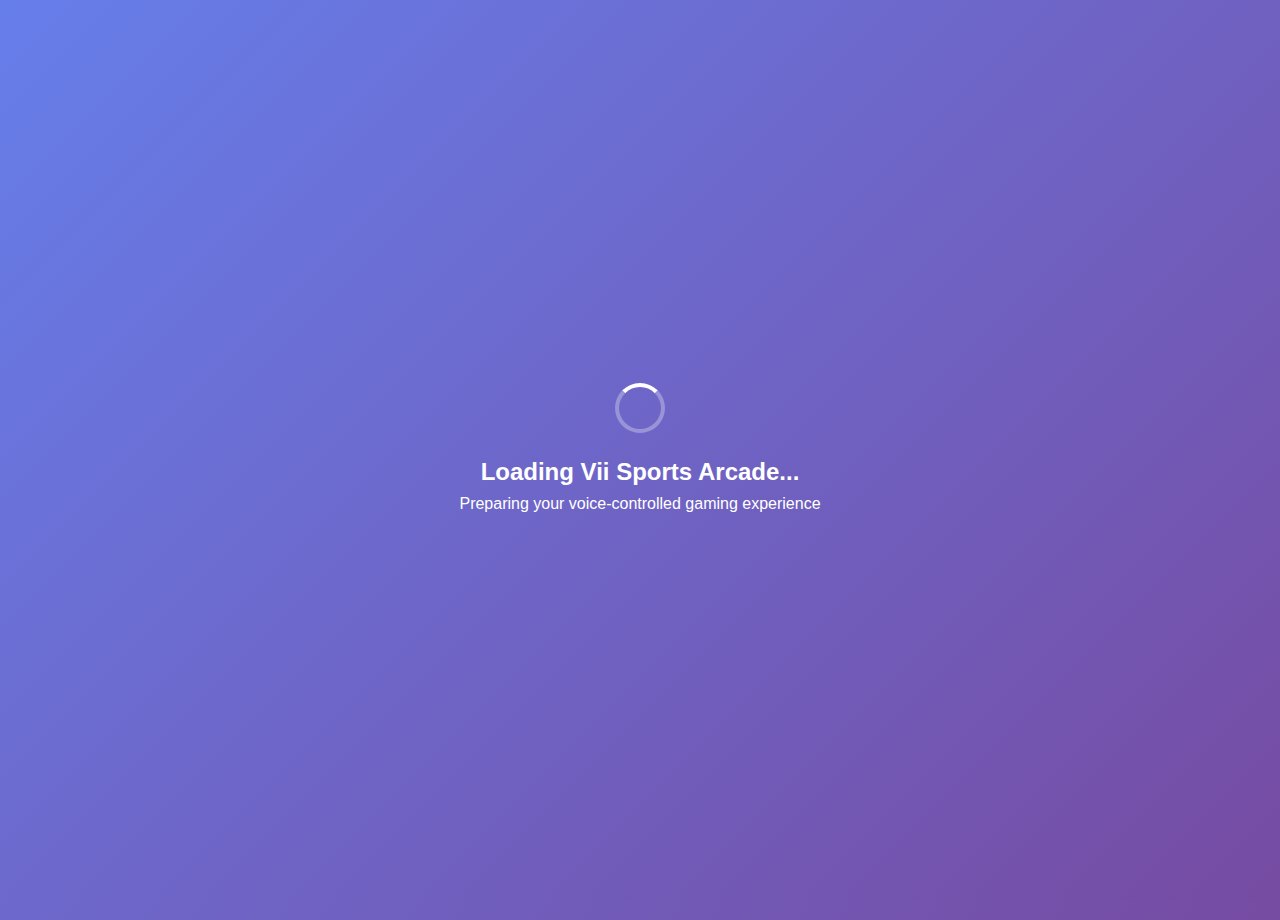
<file: src/index.html>
<!DOCTYPE html>
<html lang="en">
<head>
    <meta charset="UTF-8">
    <meta name="viewport" content="width=device-width, initial-scale=1.0">
    <title>🎮 Vii Sports Arcade - Voice-Controlled Games</title>
    <link rel="stylesheet" href="styles/main.css">
</head>
<body>
    <!-- Loading Screen -->
    <div class="loading-screen" id="loadingScreen">
        <div class="loading-content">
            <div class="loading-spinner"></div>
            <h2>Loading Vii Sports Arcade...</h2>
            <p>Preparing your voice-controlled gaming experience</p>
        </div>
    </div>

    <!-- Game Container -->
    <div class="game-container" id="gameContainer">
        <!-- Game Canvas -->
        <canvas id="gameCanvas" width="800" height="600"></canvas>
        
        <!-- Game UI Overlay -->
        <div class="game-ui-overlay">
            <!-- Score Display -->
            <div class="score-display">
                <div class="score-item">
                    <span class="score-label">Score:</span>
                    <span class="score-value" id="scoreValue">0</span>
                </div>
                <div class="score-item">
                    <span class="score-label">Strikes:</span>
                    <span class="strikes-value" id="strikesValue">0/3</span>
                </div>
            </div>

            <!-- Control Instructions -->
            <div class="control-instructions">
                <div class="instruction-item">
                    <span class="instruction-icon">🎤</span>
                    <span class="instruction-text">Say "JUMP" or "FLAP"</span>
                </div>
                <div class="instruction-item">
                    <span class="instruction-icon">⌨️</span>
                    <span class="instruction-text">Press SPACE for backup</span>
                </div>
            </div>

            <!-- Game Controls -->
            <div class="game-controls">
                <button class="control-btn" id="pauseBtn">⏸️ Pause</button>
                <button class="control-btn" id="restartBtn">🔄 Restart</button>
                <button class="control-btn" id="debugBtn">🐛 Debug</button>
            </div>
        </div>

        <!-- Voice Status Indicator -->
        <div class="voice-status" id="voiceStatus">
            <div class="voice-icon">🎤</div>
            <div class="voice-text">Voice: OFF</div>
            <button class="voice-toggle" id="voiceToggle">Enable Voice</button>
        </div>
    </div>

    <!-- Engine Test Area (for development) -->
    <div class="test-area" id="testArea">
        <h3>🔧 Engine Test Console</h3>
        <div class="test-controls">
            <button class="test-btn" id="startEngineBtn">Start Engine</button>
            <button class="test-btn" id="stopEngineBtn">Stop Engine</button>
            <button class="test-btn" id="addTestEntityBtn">Add Test Entity</button>
            <button class="test-btn" id="toggleDebugBtn">Toggle Debug</button>
        </div>
        
        <div class="test-stats" id="testStats">
            <div class="stat-item">FPS: <span id="fpsCounter">0</span></div>
            <div class="stat-item">Entities: <span id="entityCounter">0</span></div>
            <div class="stat-item">Update Time: <span id="updateTime">0ms</span></div>
            <div class="stat-item">Render Time: <span id="renderTime">0ms</span></div>
        </div>
        
        <div class="test-log" id="testLog">
            <h4>Engine Log:</h4>
            <div class="log-content" id="logContent"></div>
        </div>
    </div>

    <!-- Scripts -->
    <script src="engine/Physics.js"></script>
    <script src="engine/Entity.js"></script>
    <script src="engine/GameEngine.js"></script>
    <script src="entities/Dino.js"></script>
    <script src="entities/Obstacle.js"></script>
    <script src="entities/Ground.js"></script>
    <script src="audio/SpeechRecognizer.js"></script>
    <script src="audio/VoiceController.js"></script>
    <script src="games/DinoRun.js"></script>
    <script src="main.js"></script>
</body>
</html>
</file>
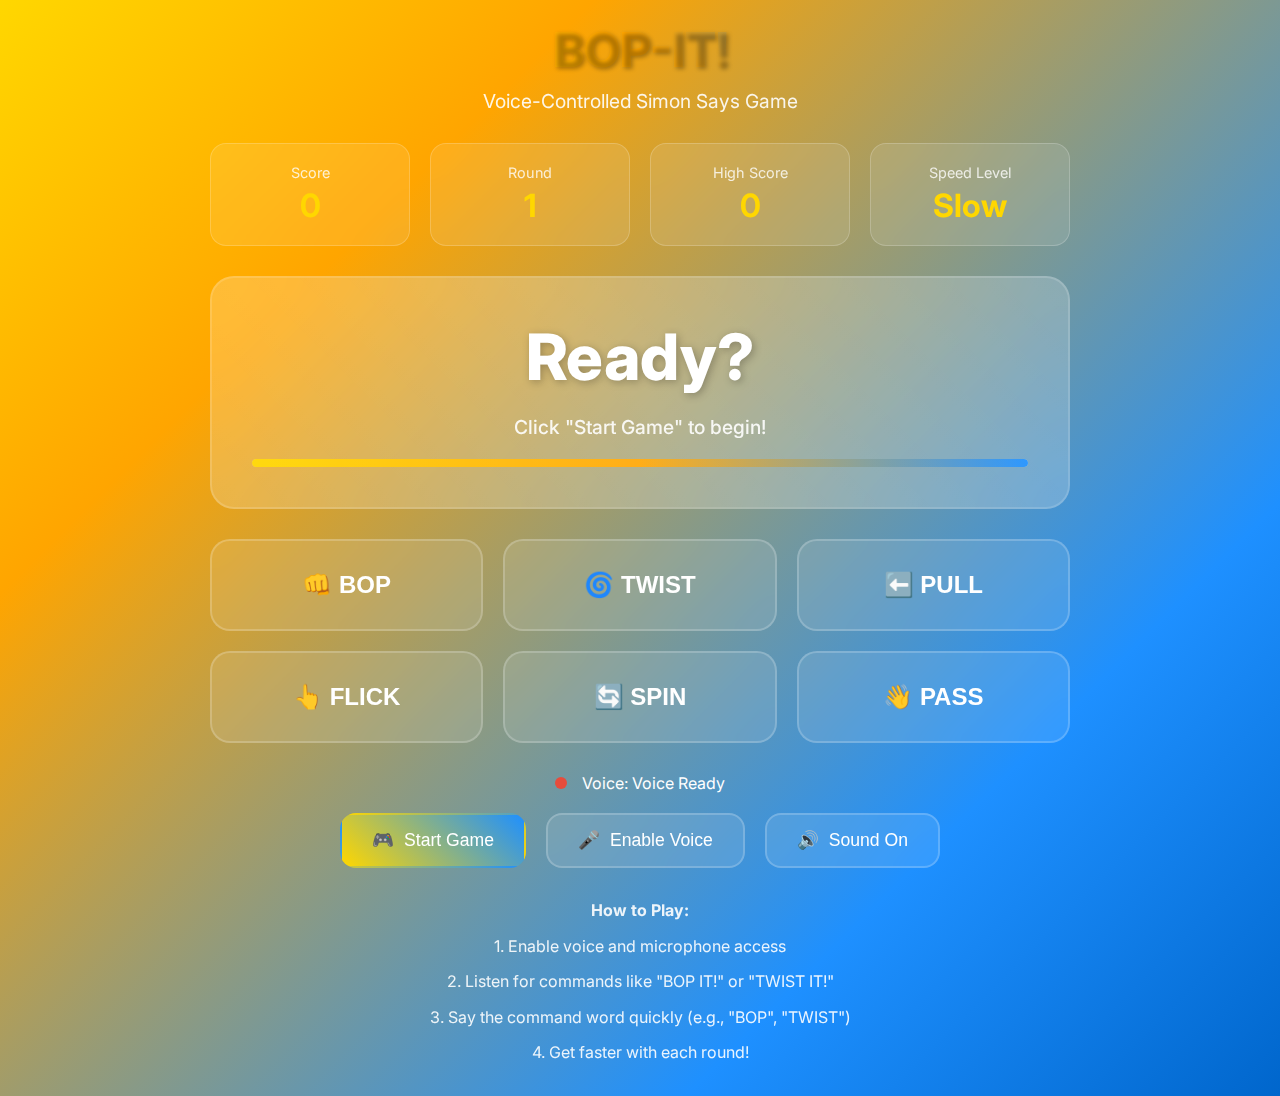
<file: ai-starter-kit-main/games/bop-it/index.html>
<!DOCTYPE html>
<html lang="en">
<head>
    <meta charset="UTF-8">
    <meta name="viewport" content="width=device-width, initial-scale=1.0">
    <title>🎮 Bop-It! Voice Game</title>
    <link rel="stylesheet" href="css/style.css">
    <link rel="icon" href="data:image/svg+xml,<svg xmlns=%22http://www.w3.org/2000/svg%22 viewBox=%220 0 100 100%22><text y=%22.9em%22 font-size=%2290%22>🎮</text></svg>">
</head>
<body>
    <div class="game-container">
        <div class="game-header">
            <h1 class="game-title">BOP-IT!</h1>
            <p class="game-subtitle">Voice-Controlled Simon Says Game</p>
        </div>

        <div class="score-board">
            <div class="score-item">
                <div class="score-label">Score</div>
                <div class="score-value" id="current-score">0</div>
            </div>
            <div class="score-item">
                <div class="score-label">Round</div>
                <div class="score-value" id="current-round">1</div>
            </div>
            <div class="score-item">
                <div class="score-label">High Score</div>
                <div class="score-value" id="high-score">0</div>
            </div>
            <div class="score-item">
                <div class="score-label">Speed Level</div>
                <div class="score-value" id="speed-level">Slow</div>
            </div>
        </div>

        <div class="game-area">
            <div class="command-display" id="command-display">
                <div class="current-command" id="current-command">Ready?</div>
                <div class="command-status" id="command-status">Click "Start Game" to begin!</div>
                <div class="timer-bar">
                    <div class="timer-fill" id="timer-fill"></div>
                </div>
            </div>

            <div class="command-buttons" id="command-buttons">
                <button class="command-btn" data-command="BOP">
                    <span>👊</span>
                    <span>BOP</span>
                </button>
                <button class="command-btn" data-command="TWIST">
                    <span>🌀</span>
                    <span>TWIST</span>
                </button>
                <button class="command-btn" data-command="PULL">
                    <span>⬅️</span>
                    <span>PULL</span>
                </button>
                <button class="command-btn" data-command="FLICK">
                    <span>👆</span>
                    <span>FLICK</span>
                </button>
                <button class="command-btn" data-command="SPIN">
                    <span>🔄</span>
                    <span>SPIN</span>
                </button>
                <button class="command-btn" data-command="PASS">
                    <span>👋</span>
                    <span>PASS</span>
                </button>
            </div>
        </div>

        <div class="voice-status" id="voice-status">
            <div class="voice-indicator" id="voice-indicator"></div>
            <span id="voice-text">Voice: Not Ready</span>
        </div>

        <div class="game-controls">
            <button class="control-btn primary" id="start-btn">
                <span>🎮</span>
                <span>Start Game</span>
            </button>
            <button class="control-btn" id="voice-btn">
                <span>🎤</span>
                <span>Enable Voice</span>
            </button>
            <button class="control-btn" id="sound-btn">
                <span>🔊</span>
                <span>Sound On</span>
            </button>
        </div>

        <div class="game-instructions">
            <p><strong>How to Play:</strong></p>
            <p>1. Enable voice and microphone access</p>
            <p>2. Listen for commands like "BOP IT!" or "TWIST IT!"</p>
            <p>3. Say the command word quickly (e.g., "BOP", "TWIST")</p>
            <p>4. Get faster with each round!</p>
        </div>
    </div>

    <!-- Game Over Screen -->
    <div class="game-over-screen hidden" id="game-over-screen">
        <div class="game-over-content">
            <h2 class="game-over-title">Game Over!</h2>
            <div class="game-over-stats">
                <div class="game-over-stat">
                    <span>Final Score:</span>
                    <span id="final-score">0</span>
                </div>
                <div class="game-over-stat">
                    <span>Rounds Completed:</span>
                    <span id="final-rounds">0</span>
                </div>
                <div class="game-over-stat hidden" id="high-score-announcement">
                    <span class="new-high-score">🎉 NEW HIGH SCORE! 🎉</span>
                </div>
            </div>
            <div class="game-controls">
                <button class="control-btn primary" id="play-again-btn">
                    <span>🔄</span>
                    <span>Play Again</span>
                </button>
                <button class="control-btn" id="close-game-over-btn">
                    <span>❌</span>
                    <span>Close</span>
                </button>
            </div>
        </div>
    </div>

    <script type="module" src="js/main.js"></script>
</body>
</html>
</file>
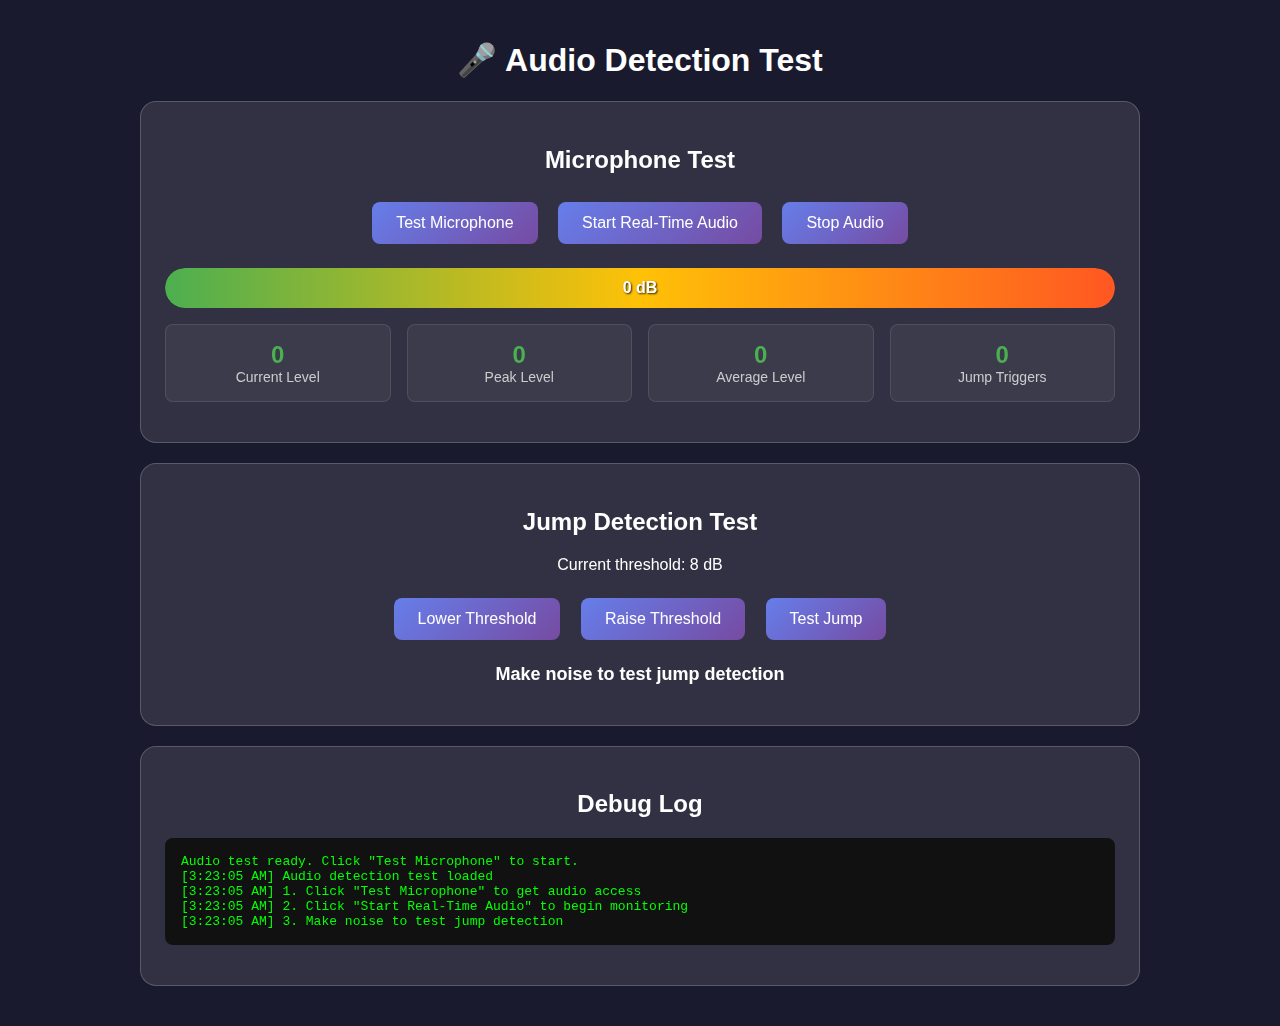
<file: src/audio-test.html>
<!DOCTYPE html>
<html lang="en">
<head>
    <meta charset="UTF-8">
    <meta name="viewport" content="width=device-width, initial-scale=1.0">
    <title>🎤 Audio Detection Test</title>
    <style>
        body {
            margin: 0;
            padding: 20px;
            background: #1a1a2e;
            font-family: 'Inter', sans-serif;
            color: white;
            text-align: center;
        }
        
        .container {
            max-width: 1000px;
            margin: 0 auto;
        }
        
        .test-section {
            background: rgba(255, 255, 255, 0.1);
            border: 1px solid rgba(255, 255, 255, 0.2);
            border-radius: 16px;
            padding: 24px;
            margin: 20px 0;
            backdrop-filter: blur(10px);
        }
        
        button {
            background: linear-gradient(135deg, #667eea 0%, #764ba2 100%);
            color: white;
            border: none;
            padding: 12px 24px;
            font-size: 16px;
            border-radius: 8px;
            cursor: pointer;
            margin: 8px;
            transition: all 0.3s ease;
        }
        
        button:hover {
            transform: translateY(-2px);
            box-shadow: 0 8px 16px rgba(0, 0, 0, 0.3);
        }
        
        .active {
            background: linear-gradient(135deg, #4CAF50 0%, #45a049 100%);
            animation: pulse 2s infinite;
        }
        
        @keyframes pulse {
            0% { opacity: 0.8; }
            50% { opacity: 1; }
            100% { opacity: 0.8; }
        }
        
        .meter {
            width: 100%;
            height: 40px;
            background: #333;
            border-radius: 20px;
            overflow: hidden;
            margin: 16px 0;
            position: relative;
        }
        
        .meter-bar {
            height: 100%;
            background: linear-gradient(90deg, #4CAF50 0%, #FFC107 50%, #FF5722 100%);
            border-radius: 20px;
            transition: width 0.1s ease;
        }
        
        .meter-text {
            position: absolute;
            top: 50%;
            left: 50%;
            transform: translate(-50%, -50%);
            font-weight: bold;
            color: white;
            text-shadow: 1px 1px 2px rgba(0, 0, 0, 0.8);
        }
        
        .log {
            background: #111;
            color: #0f0;
            padding: 16px;
            margin: 16px 0;
            border-radius: 8px;
            font-family: monospace;
            text-align: left;
            max-height: 200px;
            overflow-y: auto;
        }
        
        .stats {
            display: grid;
            grid-template-columns: repeat(auto-fit, minmax(200px, 1fr));
            gap: 16px;
            margin: 16px 0;
        }
        
        .stat-box {
            background: rgba(255, 255, 255, 0.05);
            padding: 16px;
            border-radius: 8px;
            border: 1px solid rgba(255, 255, 255, 0.1);
        }
        
        .stat-value {
            font-size: 24px;
            font-weight: bold;
            color: #4CAF50;
        }
        
        .stat-label {
            font-size: 14px;
            color: #ccc;
        }
    </style>
</head>
<body>
    <div class="container">
        <h1>🎤 Audio Detection Test</h1>
        
        <div class="test-section">
            <h2>Microphone Test</h2>
            <button onclick="testMicrophone()" id="micBtn">Test Microphone</button>
            <button onclick="startRealTimeAudio()" id="audioBtn">Start Real-Time Audio</button>
            <button onclick="stopAudio()" id="stopBtn">Stop Audio</button>
            
            <div class="meter">
                <div class="meter-bar" id="audioMeter"></div>
                <div class="meter-text" id="audioText">0 dB</div>
            </div>
            
            <div class="stats">
                <div class="stat-box">
                    <div class="stat-value" id="currentLevel">0</div>
                    <div class="stat-label">Current Level</div>
                </div>
                <div class="stat-box">
                    <div class="stat-value" id="peakLevel">0</div>
                    <div class="stat-label">Peak Level</div>
                </div>
                <div class="stat-box">
                    <div class="stat-value" id="avgLevel">0</div>
                    <div class="stat-label">Average Level</div>
                </div>
                <div class="stat-box">
                    <div class="stat-value" id="jumpCount">0</div>
                    <div class="stat-label">Jump Triggers</div>
                </div>
            </div>
        </div>
        
        <div class="test-section">
            <h2>Jump Detection Test</h2>
            <p>Current threshold: <span id="threshold">8 dB</span></p>
            <button onclick="adjustThreshold(-1)">Lower Threshold</button>
            <button onclick="adjustThreshold(1)">Raise Threshold</button>
            <button onclick="testJump()">Test Jump</button>
            
            <div id="jumpStatus" style="margin: 16px 0; font-size: 18px; font-weight: bold;">
                Make noise to test jump detection
            </div>
        </div>
        
        <div class="test-section">
            <h2>Debug Log</h2>
            <div class="log" id="log">
                Audio test ready. Click "Test Microphone" to start.<br>
            </div>
        </div>
    </div>

    <script>
        let audioContext = null;
        let analyser = null;
        let microphone = null;
        let dataArray = null;
        let isMonitoring = false;
        let monitoringInterval = null;
        
        let currentLevel = 0;
        let peakLevel = 0;
        let avgLevel = 0;
        let jumpCount = 0;
        let jumpThreshold = 8;
        
        let levels = [];
        let lastJumpTime = 0;
        
        function log(message) {
            const logEl = document.getElementById('log');
            const timestamp = new Date().toLocaleTimeString();
            logEl.innerHTML += `[${timestamp}] ${message}<br>`;
            logEl.scrollTop = logEl.scrollHeight;
            console.log(message);
        }
        
        async function testMicrophone() {
            log('🎤 Testing microphone access...');
            
            try {
                const stream = await navigator.mediaDevices.getUserMedia({ 
                    audio: {
                        echoCancellation: false,
                        noiseSuppression: false,
                        autoGainControl: false,
                        sampleRate: 44100
                    }
                });
                
                log('✅ Microphone access granted');
                
                // Test basic audio context
                audioContext = new (window.AudioContext || window.webkitAudioContext)();
                
                if (audioContext.state === 'suspended') {
                    log('⚠️ Audio context suspended, attempting to resume...');
                    await audioContext.resume();
                    log('✅ Audio context resumed');
                }
                
                log(`Audio context state: ${audioContext.state}`);
                log(`Sample rate: ${audioContext.sampleRate} Hz`);
                
                // Create analyser
                analyser = audioContext.createAnalyser();
                analyser.fftSize = 2048;
                analyser.smoothingTimeConstant = 0.3;
                
                // Connect microphone
                microphone = audioContext.createMediaStreamSource(stream);
                microphone.connect(analyser);
                
                const bufferLength = analyser.frequencyBinCount;
                dataArray = new Uint8Array(bufferLength);
                
                log(`✅ Audio analysis setup complete`);
                log(`FFT size: ${analyser.fftSize}`);
                log(`Buffer length: ${bufferLength}`);
                
                document.getElementById('micBtn').textContent = '✅ Microphone Ready';
                
            } catch (error) {
                log(`❌ Microphone test failed: ${error.message}`);
                
                if (error.name === 'NotAllowedError') {
                    log('Permission denied. Please refresh and allow microphone access.');
                } else if (error.name === 'NotFoundError') {
                    log('No microphone found on device.');
                } else {
                    log(`Unknown error: ${error.name}`);
                }
            }
        }
        
        function startRealTimeAudio() {
            if (!analyser) {
                log('❌ Please test microphone first');
                return;
            }
            
            if (isMonitoring) {
                log('⚠️ Already monitoring');
                return;
            }
            
            log('🎵 Starting real-time audio monitoring...');
            isMonitoring = true;
            
            document.getElementById('audioBtn').textContent = '🎵 Monitoring Audio';
            document.getElementById('audioBtn').classList.add('active');
            
            // Reset stats
            peakLevel = 0;
            levels = [];
            jumpCount = 0;
            
            updateStats();
            
            monitoringInterval = setInterval(() => {
                if (!isMonitoring) return;
                
                // Get audio data
                analyser.getByteTimeDomainData(dataArray);
                
                // Calculate peak amplitude
                let peak = 0;
                for (let i = 0; i < dataArray.length; i++) {
                    const amplitude = Math.abs(dataArray[i] - 128);
                    if (amplitude > peak) peak = amplitude;
                }
                
                // Convert to decibels
                const decibels = peak > 0 ? 20 * Math.log10(peak / 128) : -100;
                
                currentLevel = Math.max(decibels, -60); // Clamp to -60dB minimum
                levels.push(currentLevel);
                
                // Keep only last 50 samples for average
                if (levels.length > 50) {
                    levels.shift();
                }
                
                // Update peak
                if (currentLevel > peakLevel) {
                    peakLevel = currentLevel;
                }
                
                // Calculate average
                avgLevel = levels.reduce((a, b) => a + b, 0) / levels.length;
                
                // Test jump detection
                const now = Date.now();
                if (currentLevel > jumpThreshold && now - lastJumpTime > 500) {
                    jumpCount++;
                    lastJumpTime = now;
                    log(`🦘 JUMP DETECTED! Level: ${currentLevel.toFixed(1)} dB`);
                    
                    document.getElementById('jumpStatus').textContent = `🦘 JUMP! ${currentLevel.toFixed(1)} dB`;
                    document.getElementById('jumpStatus').style.color = '#4CAF50';
                    
                    setTimeout(() => {
                        document.getElementById('jumpStatus').textContent = 'Make noise to test jump detection';
                        document.getElementById('jumpStatus').style.color = 'white';
                    }, 1000);
                }
                
                updateStats();
                updateMeter();
                
            }, 20); // 50fps
        }
        
        function stopAudio() {
            if (!isMonitoring) return;
            
            log('🛑 Stopping audio monitoring');
            isMonitoring = false;
            
            if (monitoringInterval) {
                clearInterval(monitoringInterval);
                monitoringInterval = null;
            }
            
            document.getElementById('audioBtn').textContent = 'Start Real-Time Audio';
            document.getElementById('audioBtn').classList.remove('active');
            
            // Reset meter
            document.getElementById('audioMeter').style.width = '0%';
            document.getElementById('audioText').textContent = '0 dB';
        }
        
        function updateStats() {
            document.getElementById('currentLevel').textContent = currentLevel.toFixed(1) + ' dB';
            document.getElementById('peakLevel').textContent = peakLevel.toFixed(1) + ' dB';
            document.getElementById('avgLevel').textContent = avgLevel.toFixed(1) + ' dB';
            document.getElementById('jumpCount').textContent = jumpCount;
        }
        
        function updateMeter() {
            const normalized = Math.max(0, Math.min(100, (currentLevel + 60) / 60 * 100));
            document.getElementById('audioMeter').style.width = normalized + '%';
            document.getElementById('audioText').textContent = currentLevel.toFixed(1) + ' dB';
        }
        
        function adjustThreshold(delta) {
            jumpThreshold += delta;
            jumpThreshold = Math.max(-20, Math.min(20, jumpThreshold));
            document.getElementById('threshold').textContent = jumpThreshold + ' dB';
            log(`Threshold adjusted to ${jumpThreshold} dB`);
        }
        
        function testJump() {
            log('🦘 Manual jump test');
            jumpCount++;
            updateStats();
            
            document.getElementById('jumpStatus').textContent = '🦘 Manual Jump!';
            document.getElementById('jumpStatus').style.color = '#4CAF50';
            
            setTimeout(() => {
                document.getElementById('jumpStatus').textContent = 'Make noise to test jump detection';
                document.getElementById('jumpStatus').style.color = 'white';
            }, 1000);
        }
        
        // Initialize
        log('Audio detection test loaded');
        log('1. Click "Test Microphone" to get audio access');
        log('2. Click "Start Real-Time Audio" to begin monitoring');
        log('3. Make noise to test jump detection');
    </script>
</body>
</html>
</file>
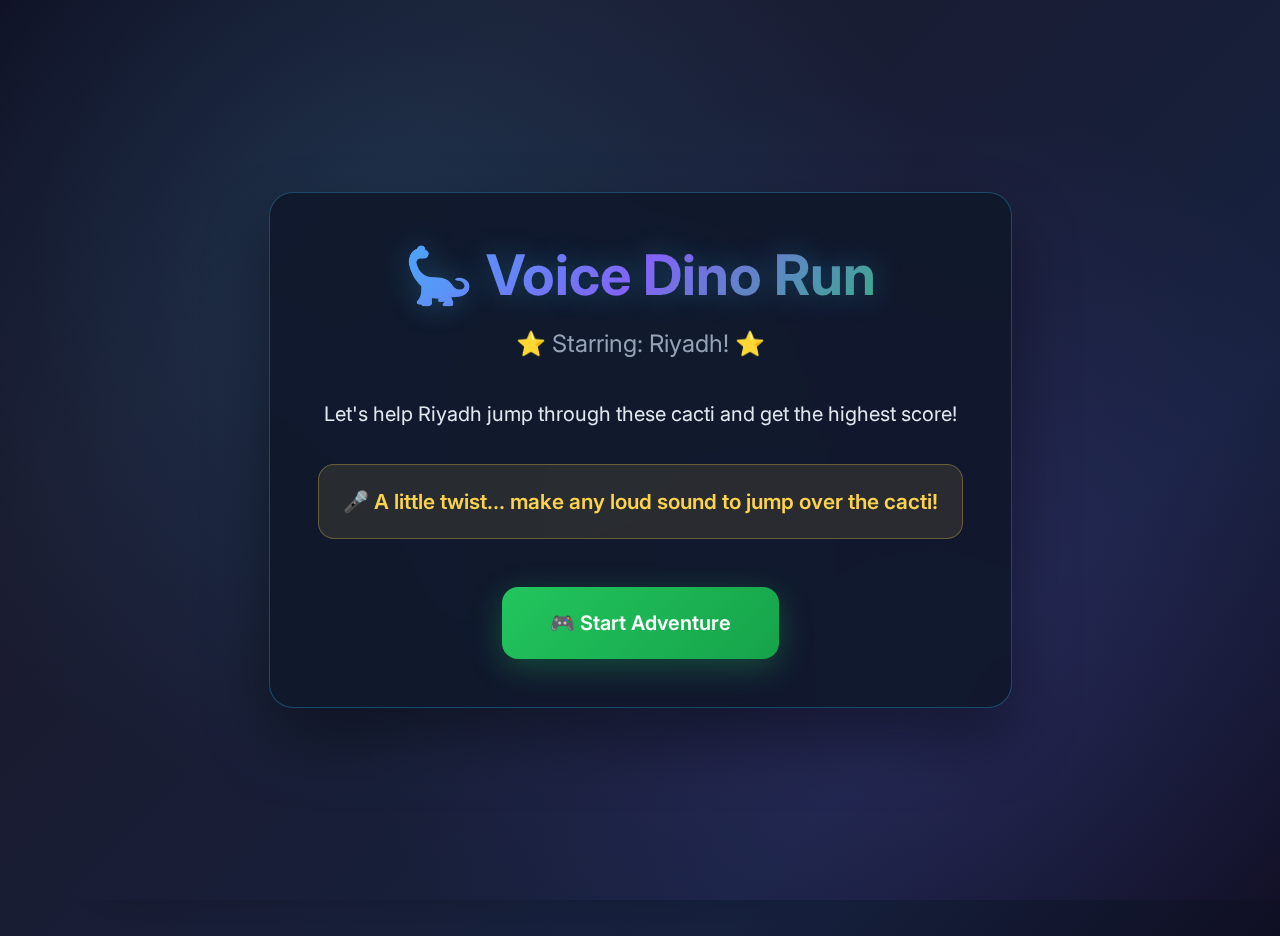
<file: src/dino-voice-working.html>
<!DOCTYPE html>
<html lang="en">
<head>
    <meta charset="UTF-8">
    <meta name="viewport" content="width=device-width, initial-scale=1.0">
    <title>🦕 Voice-Controlled Dino Run - WORKING VERSION</title>
    <style>
        @import url('https://fonts.googleapis.com/css2?family=Inter:wght@300;400;500;600;700&display=swap');
        
        * {
            margin: 0;
            padding: 0;
            box-sizing: border-box;
        }
        
        body {
            font-family: 'Inter', -apple-system, BlinkMacSystemFont, 'Segoe UI', Roboto, sans-serif;
            background: linear-gradient(135deg, #0F0F23 0%, #1A1A2E 25%, #16213E 75%, #0F0F23 100%);
            color: #E2E8F0;
            min-height: 100vh;
            overflow-x: hidden;
            position: relative;
        }
        
        body::before {
            content: '';
            position: fixed;
            top: 0;
            left: 0;
            width: 100%;
            height: 100%;
            background: 
                radial-gradient(circle at 20% 20%, rgba(56, 189, 248, 0.1) 0%, transparent 50%),
                radial-gradient(circle at 80% 80%, rgba(139, 92, 246, 0.1) 0%, transparent 50%),
                radial-gradient(circle at 40% 60%, rgba(34, 197, 94, 0.05) 0%, transparent 50%);
            pointer-events: none;
            z-index: -1;
        }
        
        .container {
            max-width: 1400px;
            margin: 0 auto;
            padding: 2rem;
        }
        
        .game-layout {
            display: flex;
            gap: 2rem;
            align-items: flex-start;
        }
        
        .game-main {
            flex: 1;
            min-width: 0;
        }
        
        .game-sidebar {
            width: 350px;
            flex-shrink: 0;
        }
        
        .intro-screen {
            position: fixed;
            top: 0;
            left: 0;
            width: 100%;
            height: 100%;
            background: linear-gradient(135deg, #0F0F23 0%, #1A1A2E 25%, #16213E 75%, #0F0F23 100%);
            display: flex;
            flex-direction: column;
            justify-content: center;
            align-items: center;
            z-index: 1000;
            text-align: center;
            padding: 2rem;
        }
        
        .intro-screen::before {
            content: '';
            position: absolute;
            top: 0;
            left: 0;
            width: 100%;
            height: 100%;
            background: 
                radial-gradient(circle at 30% 30%, rgba(56, 189, 248, 0.15) 0%, transparent 50%),
                radial-gradient(circle at 70% 70%, rgba(139, 92, 246, 0.15) 0%, transparent 50%);
            pointer-events: none;
        }
        
        .intro-content {
            position: relative;
            z-index: 10;
            max-width: 800px;
            background: rgba(15, 23, 42, 0.9);
            backdrop-filter: blur(20px);
            border: 1px solid rgba(56, 189, 248, 0.3);
            border-radius: 24px;
            padding: 3rem;
            box-shadow: 0 32px 64px rgba(0, 0, 0, 0.4);
        }
        
        .intro-title {
            font-size: 3.5rem;
            font-weight: 700;
            margin-bottom: 1rem;
            background: linear-gradient(135deg, #38BDF8 0%, #8B5CF6 50%, #22C55E 100%);
            -webkit-background-clip: text;
            -webkit-text-fill-color: transparent;
            background-clip: text;
            text-shadow: 0 0 30px rgba(56, 189, 248, 0.3);
        }
        
        .intro-subtitle {
            font-size: 1.5rem;
            color: #94A3B8;
            margin-bottom: 2rem;
            line-height: 1.6;
        }
        
        .intro-description {
            font-size: 1.25rem;
            color: #E2E8F0;
            margin-bottom: 2rem;
            line-height: 1.8;
        }
        
        .intro-twist {
            font-size: 1.3rem;
            color: #FCD34D;
            font-weight: 600;
            margin-bottom: 3rem;
            padding: 1.5rem;
            background: rgba(252, 211, 77, 0.1);
            border: 1px solid rgba(252, 211, 77, 0.3);
            border-radius: 16px;
        }
        
        .start-button {
            background: linear-gradient(135deg, #22C55E 0%, #16A34A 100%);
            color: white;
            border: none;
            padding: 1.5rem 3rem;
            font-size: 1.25rem;
            font-weight: 600;
            border-radius: 16px;
            cursor: pointer;
            transition: all 0.3s ease;
            box-shadow: 0 8px 32px rgba(34, 197, 94, 0.3);
            font-family: 'Inter', sans-serif;
        }
        
        .start-button:hover {
            background: linear-gradient(135deg, #16A34A 0%, #15803D 100%);
            transform: translateY(-2px);
            box-shadow: 0 12px 48px rgba(34, 197, 94, 0.4);
        }
        
        .start-button:active {
            transform: translateY(0);
        }
        
        h1 {
            font-size: 3rem;
            font-weight: 700;
            text-align: center;
            margin-bottom: 0.5rem;
            background: linear-gradient(135deg, #38BDF8 0%, #8B5CF6 50%, #22C55E 100%);
            -webkit-background-clip: text;
            -webkit-text-fill-color: transparent;
            background-clip: text;
            text-shadow: 0 0 30px rgba(56, 189, 248, 0.3);
        }
        
        h2 {
            font-size: 1.25rem;
            font-weight: 500;
            text-align: center;
            margin-bottom: 2rem;
            color: #94A3B8;
        }
        
        #gameCanvas {
            border: 2px solid rgba(56, 189, 248, 0.3);
            border-radius: 20px;
            background: linear-gradient(to bottom, 
                #87CEEB 0%, 
                #98FB98 100%);
            display: block;
            margin: 2rem auto;
            box-shadow: 
                0 25px 50px -12px rgba(0, 0, 0, 0.5),
                0 0 0 1px rgba(56, 189, 248, 0.1),
                inset 0 1px 0 rgba(255, 255, 255, 0.1);
            transition: all 0.3s ease;
        }
        
        #gameCanvas:hover {
            box-shadow: 
                0 32px 64px -12px rgba(0, 0, 0, 0.6),
                0 0 0 1px rgba(56, 189, 248, 0.2),
                inset 0 1px 0 rgba(255, 255, 255, 0.15);
            transform: translateY(-2px);
        }
        
        .controls {
            display: flex;
            justify-content: center;
            gap: 1rem;
            margin: 2rem 0;
            flex-wrap: wrap;
        }
        
        button {
            background: linear-gradient(135deg, #1E293B 0%, #334155 100%);
            color: #E2E8F0;
            border: 1px solid rgba(56, 189, 248, 0.2);
            padding: 1rem 2rem;
            font-size: 1rem;
            font-weight: 500;
            border-radius: 12px;
            cursor: pointer;
            transition: all 0.3s ease;
            position: relative;
            overflow: hidden;
            backdrop-filter: blur(10px);
            font-family: 'Inter', sans-serif;
        }
        
        button::before {
            content: '';
            position: absolute;
            top: 0;
            left: -100%;
            width: 100%;
            height: 100%;
            background: linear-gradient(90deg, transparent, rgba(56, 189, 248, 0.1), transparent);
            transition: left 0.5s ease;
        }
        
        button:hover {
            background: linear-gradient(135deg, #334155 0%, #475569 100%);
            border-color: rgba(56, 189, 248, 0.4);
            transform: translateY(-2px);
            box-shadow: 0 10px 25px rgba(0, 0, 0, 0.3);
        }
        
        button:hover::before {
            left: 100%;
        }
        
        button:active {
            transform: translateY(0);
        }
        
        .voice-listening {
            background: linear-gradient(135deg, #EF4444 0%, #DC2626 100%) !important;
            border-color: rgba(239, 68, 68, 0.4) !important;
            animation: pulse 2s infinite;
            box-shadow: 0 0 30px rgba(239, 68, 68, 0.3);
        }
        
        @keyframes pulse {
            0%, 100% { 
                opacity: 1; 
                box-shadow: 0 0 30px rgba(239, 68, 68, 0.3);
            }
            50% { 
                opacity: 0.8; 
                box-shadow: 0 0 40px rgba(239, 68, 68, 0.5);
            }
        }
        
        .score {
            font-size: 1.5rem;
            font-weight: 600;
            text-align: center;
            margin: 1rem 0;
            background: rgba(15, 23, 42, 0.8);
            backdrop-filter: blur(20px);
            padding: 1rem 2rem;
            border-radius: 16px;
            display: inline-block;
            border: 1px solid rgba(56, 189, 248, 0.1);
            box-shadow: 0 8px 32px rgba(0, 0, 0, 0.3);
        }
        
        .status {
            background: rgba(15, 23, 42, 0.9);
            backdrop-filter: blur(20px);
            padding: 1.5rem;
            margin: 1.5rem auto;
            border-radius: 16px;
            max-width: 700px;
            font-size: 1rem;
            font-weight: 500;
            border: 1px solid rgba(56, 189, 248, 0.1);
            box-shadow: 0 8px 32px rgba(0, 0, 0, 0.3);
            line-height: 1.6;
        }
        
        .game-over {
            background: linear-gradient(135deg, rgba(239, 68, 68, 0.9) 0%, rgba(220, 38, 38, 0.9) 100%);
            backdrop-filter: blur(20px);
            color: white;
            padding: 2rem;
            border-radius: 20px;
            margin: 2rem auto;
            max-width: 500px;
            font-size: 1.25rem;
            font-weight: 600;
            border: 1px solid rgba(239, 68, 68, 0.3);
            box-shadow: 0 25px 50px rgba(239, 68, 68, 0.2);
        }
        
        .game-over h2 {
            color: white;
            margin-bottom: 1rem;
        }
        
        .debug-panel {
            background: rgba(15, 23, 42, 0.95);
            backdrop-filter: blur(20px);
            border: 1px solid rgba(56, 189, 248, 0.2);
            border-radius: 16px;
            padding: 1.5rem;
            font-family: 'Inter', monospace;
            position: sticky;
            top: 2rem;
            height: fit-content;
            max-height: 80vh;
            overflow-y: auto;
        }
        
        .debug-panel h3 {
            color: #38BDF8;
            margin-bottom: 1rem;
            text-align: center;
        }
        
        .debug-item {
            display: flex;
            justify-content: space-between;
            padding: 0.5rem 0;
            border-bottom: 1px solid rgba(56, 189, 248, 0.1);
            font-size: 0.9rem;
        }
        
        .debug-item strong {
            color: #94A3B8;
        }
        
        .debug-item span {
            color: #22C55E;
            font-weight: 500;
        }
        
        .debug-log {
            margin-top: 1rem;
            padding: 1rem;
            background: rgba(0, 0, 0, 0.3);
            border-radius: 8px;
            border: 1px solid rgba(34, 197, 94, 0.2);
        }
        
        #liveTranscript {
            color: #22C55E;
            font-family: 'Courier New', monospace;
            font-size: 0.8rem;
            min-height: 200px;
            max-height: 300px;
            overflow-y: auto;
            line-height: 1.3;
            padding: 0.5rem 0;
        }
        
        .transcript-interim {
            color: #FCD34D;
            font-style: italic;
        }
        
        .transcript-final {
            color: #22C55E;
            font-weight: bold;
        }
        
        .transcript-jump {
            color: #EF4444;
            background: rgba(239, 68, 68, 0.1);
            padding: 2px 4px;
            border-radius: 4px;
            font-weight: bold;
        }
        
        .debug-meter {
            margin: 1rem 0;
            padding: 1rem;
            background: rgba(0, 0, 0, 0.3);
            border-radius: 8px;
            border: 1px solid rgba(34, 197, 94, 0.2);
        }
        
        .meter-container {
            position: relative;
            width: 100%;
            height: 30px;
            background: linear-gradient(to right, 
                #22C55E 0%, 
                #FCD34D 60%, 
                #EF4444 85%, 
                #DC2626 100%);
            border-radius: 15px;
            margin: 0.5rem 0;
            overflow: hidden;
            border: 2px solid rgba(255, 255, 255, 0.1);
        }
        
        .meter-bar {
            position: absolute;
            left: 0;
            top: 0;
            height: 100%;
            width: 0%;
            background: rgba(255, 255, 255, 0.3);
            border-radius: 15px;
            transition: width 0.1s ease;
            box-shadow: 0 0 10px rgba(255, 255, 255, 0.5);
        }
        
        .meter-scale {
            display: flex;
            justify-content: space-between;
            font-size: 0.7rem;
            color: #94A3B8;
            margin-top: 0.25rem;
        }

        /* Responsive design */
        @media (max-width: 1200px) {
            .game-layout {
                flex-direction: column;
            }
            
            .game-sidebar {
                width: 100%;
            }
            
            .debug-panel {
                position: relative;
                top: auto;
                max-height: 400px;
            }
        }
        
        @media (max-width: 768px) {
            .container {
                padding: 1rem;
            }
            
            h1 {
                font-size: 2rem;
            }
            
            #gameCanvas {
                width: 100%;
                max-width: 400px;
                height: 200px;
            }
            
            .controls {
                flex-direction: column;
                align-items: center;
            }
            
            button {
                width: 100%;
                max-width: 300px;
            }
            
            .debug-panel {
                font-size: 0.8rem;
                max-height: 300px;
            }
        }
    </style>
</head>
<body>
    <!-- Intro Screen -->
    <div class="intro-screen" id="introScreen">
        <div class="intro-content">
            <div class="intro-title">🦕 Voice Dino Run</div>
            <div class="intro-subtitle">⭐ Starring: Riyadh! ⭐</div>
            <div class="intro-description">
                Let's help Riyadh jump through these cacti and get the highest score!
            </div>
            <div class="intro-twist">
                🎤 A little twist... make any loud sound to jump over the cacti!
            </div>
            <button class="start-button" onclick="startIntro()">🎮 Start Adventure</button>
        </div>
    </div>

    <div class="container">
        <h1>🦕 Voice-Controlled Dino Run</h1>
        <h2>⭐ Starring: Riyadh! ⭐</h2>
        
        <div class="game-layout">
            <div class="game-main">
                <div class="score">
                    Score: <span id="score">0</span> | Lives: <span id="lives">3</span>
                </div>
                
                <canvas id="gameCanvas" width="800" height="400"></canvas>
                
                <div class="controls">
                    <button onclick="startGame()" id="gameBtn">🎮 Start Game</button>
                    <button onclick="toggleVoice()" id="voiceBtn">🎤 Enable Voice</button>
                    <button onclick="manualJump()">🦘 Manual Jump</button>
                </div>
                
                <div class="status" id="status">
                    Click "Start Game" then "Enable Voice" to play with audio control!
                </div>
                
                <div id="gameOverScreen" class="game-over" style="display: none;">
                    <h2>Game Over!</h2>
                    <p>Final Score: <span id="finalScore">0</span></p>
                    <button onclick="restartGame()">🔄 Play Again</button>
                </div>
            </div>
            
            <div class="game-sidebar">
                <div class="debug-panel" id="debugPanel" style="display: block;">
                    <h3>🎤 Live Audio Debug</h3>
                    <div class="debug-item">
                        <strong>Status:</strong> <span id="voiceStatus">Inactive</span>
                    </div>
                    <div class="debug-item">
                        <strong>Jump Commands:</strong> <span id="jumpCount">0</span>
                    </div>
                    <div class="debug-item">
                        <strong>Audio Level:</strong> <span id="audioLevel">0 dB</span>
                    </div>
                    <div class="debug-item">
                        <strong>Baseline:</strong> <span id="baseline">-50.0 dB</span>
                    </div>
                    <div class="debug-item">
                        <strong>Peak Threshold:</strong> <span id="threshold">10 dB above baseline</span>
                    </div>
                    <div class="debug-meter">
                        <strong>Live Audio Meter:</strong><br>
                        <div class="meter-container">
                            <div class="meter-bar" id="meterBar"></div>
                            <div class="meter-scale">
                                <span>-60</span><span>-40</span><span>-20</span><span>0</span>
                            </div>
                        </div>
                    </div>
                    <div class="debug-log" id="debugLog">
                        <strong>Live Transcript:</strong><br>
                        <div id="liveTranscript">Waiting for voice input...</div>
                    </div>
                </div>
            </div>
        </div>
    </div>

    <script>
        // Game variables
        let canvas = document.getElementById('gameCanvas');
        let ctx = canvas.getContext('2d');
        let gameRunning = false;
        let voiceEnabled = false;
        let recognition = null;
        let debugMode = true; // Start with debug enabled
        let jumpCommandCount = 0;
        let lastJumpTime = 0; // Track last jump time for cooldown
        
        // Audio analysis variables
        let audioContext = null;
        let analyser = null;
        let microphone = null;
        let dataArray = null;
        let animationId = null;
        
        // Game state
        let score = 0;
        let lives = 9; // Increased from 3 to 9
        let gameSpeed = 2; // Reduced from 3 to 2 (slower game)
        let lastObstacleTime = 0;
        let obstacles = [];
        
        // Audio peak detection variables (only mode now)
        let baselineDecibel = -50; // Baseline noise level
        let jumpThreshold = 10; // dB above baseline to trigger jump
        let lastPeakJumpTime = 0;
        
        // Character (YOU!)
        let dino = {
            x: 100,
            y: 300,
            width: 50, // Made tiny bit smaller
            height: 65, // Made tiny bit smaller
            velocityY: 0,
            onGround: true,
            color: '#FF6B6B'
        };
        
        // Physics
        let groundY = 360;
        let gravity = 0.25; // Even slower fall for longer air time (was 0.3)
        let jumpPower = -12; // REDUCED jump height so he doesn't disappear off screen
        
        // Initialize audio analysis for decibel meter
        async function initAudioAnalysis() {
            try {
                console.log('🎤 Requesting microphone access...');
                const stream = await navigator.mediaDevices.getUserMedia({ 
                    audio: {
                        echoCancellation: false,
                        noiseSuppression: false,
                        autoGainControl: false,
                        sampleRate: 44100
                    }
                });
                
                console.log('✅ Microphone access granted');
                audioContext = new (window.AudioContext || window.webkitAudioContext)();
                
                // Resume audio context if suspended
                if (audioContext.state === 'suspended') {
                    console.log('⚠️ Audio context suspended, resuming...');
                    await audioContext.resume();
                    console.log('✅ Audio context resumed');
                }
                
                console.log(`Audio context state: ${audioContext.state}`);
                console.log(`Sample rate: ${audioContext.sampleRate} Hz`);
                
                analyser = audioContext.createAnalyser();
                microphone = audioContext.createMediaStreamSource(stream);
                
                // More sensitive settings
                analyser.fftSize = 2048;
                analyser.smoothingTimeConstant = 0.3;
                const bufferLength = analyser.frequencyBinCount;
                dataArray = new Uint8Array(bufferLength);
                
                microphone.connect(analyser);
                
                console.log('🔊 Audio analysis initialized');
                console.log(`FFT size: ${analyser.fftSize}`);
                console.log(`Buffer length: ${bufferLength}`);
                
                // Verify audio stream is active
                console.log(`Audio stream active: ${stream.active}`);
                console.log(`Audio tracks: ${stream.getAudioTracks().length}`);
                
                // Start the audio level monitoring immediately
                startAudioMonitoring();
                
                return true;
            } catch (error) {
                console.error('❌ Audio analysis error:', error);
                if (error.name === 'NotAllowedError') {
                    console.error('Microphone permission denied');
                } else if (error.name === 'NotFoundError') {
                    console.error('No microphone found');
                } else {
                    console.error('Unknown audio error:', error.name);
                }
                return false;
            }
        }
        
        // Separate audio monitoring function
        function startAudioMonitoring() {
            if (!analyser || !dataArray) {
                console.error('❌ Audio monitoring failed - analyser not initialized');
                return;
            }
            
            console.log('🔊 Starting audio monitoring loop...');
            
            function audioLoop() {
                if (!analyser || !dataArray) return;
                
                analyser.getByteTimeDomainData(dataArray);
                
                // Calculate peak amplitude (more responsive than RMS)
                let peak = 0;
                for (let i = 0; i < dataArray.length; i++) {
                    const amplitude = Math.abs(dataArray[i] - 128);
                    if (amplitude > peak) {
                        peak = amplitude;
                    }
                }
                
                // Convert to decibels (more sensitive calculation)
                let decibels = 20 * Math.log10(peak / 128);
                if (!isFinite(decibels) || peak === 0) decibels = -60; // Silence
                
                // Clamp to reasonable range
                decibels = Math.max(-60, Math.min(0, decibels));
                
                // Update the display
                document.getElementById('audioLevel').textContent = `${decibels.toFixed(1)} dB`;
                
                // Update the meter bar (0% = -60dB, 100% = 0dB)
                const percentage = ((decibels + 60) / 60) * 100;
                document.getElementById('meterBar').style.width = `${percentage}%`;
                
                // DECIBEL PEAK DETECTION - ONLY MODE (NO SPEECH API)
                if (voiceEnabled) {
                    // Auto-calibrate baseline (slowly adjust to ambient noise)
                    if (decibels > -55) { // Only adjust if there's some audio
                        baselineDecibel = baselineDecibel * 0.995 + decibels * 0.005; // Very slow adjustment
                        document.getElementById('baseline').textContent = `${baselineDecibel.toFixed(1)} dB`;
                    }
                    
                    // Lower threshold for better sensitivity
                    const adjustedThreshold = 8; // Reduced from 10
                    const peakAboveBaseline = decibels - baselineDecibel;
                    
                    console.log(`Audio: ${decibels.toFixed(1)}dB, Baseline: ${baselineDecibel.toFixed(1)}dB, Peak: ${peakAboveBaseline.toFixed(1)}dB`);
                    
                    // Only trigger jumps during gameplay
                    if (gameRunning && peakAboveBaseline > adjustedThreshold) {
                        const now = Date.now();
                        if (now - lastPeakJumpTime > 150) { // Reduced cooldown
                            // Calculate extended air time based on sustained decibel level
                            const sustainedLevel = Math.max(0, Math.min(1, (peakAboveBaseline - adjustedThreshold) / 15)); // 0-1 scale
                            jumpWithExtendedAirTime(sustainedLevel);
                            jumpCommandCount++;
                            lastPeakJumpTime = now;
                            updateStatus(`🔊 AUDIO JUMP! ${decibels.toFixed(1)} dB (${(sustainedLevel * 100).toFixed(0)}% extended air time)`);
                            
                            console.log(`🦘 JUMP TRIGGERED! Peak: ${peakAboveBaseline.toFixed(1)}dB above baseline`);
                            
                            if (debugMode) {
                                addToTranscript(`AUDIO: ${decibels.toFixed(1)}dB (+${peakAboveBaseline.toFixed(1)}) - ${(sustainedLevel * 100).toFixed(0)}% air time`, false, true);
                                updateDebugStatus(
                                    '⚡ AUDIO JUMP',
                                    `${decibels.toFixed(1)} dB`,
                                    `+${(sustainedLevel * 100).toFixed(0)}% air time`,
                                    'AUDIO DETECT',
                                    jumpCommandCount
                                );
                            }
                        }
                    }
                }
                
                // Continue monitoring
                animationId = requestAnimationFrame(audioLoop);
            }
            
            // Start the monitoring loop
            audioLoop();
        }
        
        // Audio-only voice control (no speech recognition API)
        async function enableVoice() {
            if (voiceEnabled) return;
            
            updateStatus('🎤 Initializing audio control...');
            
            // Only use audio analysis - no speech recognition
            const audioReady = await initAudioAnalysis();
            if (!audioReady) {
                updateStatus('❌ Microphone access denied - please allow microphone access and try again');
                return;
            }
            
            voiceEnabled = true;
            document.getElementById('voiceBtn').textContent = '🔇 Disable Voice';
            document.getElementById('voiceBtn').className = 'voice-listening';
            updateStatus('🎤 Audio control enabled! Clap, shout, or make any loud sound to jump!');
            
            // Reset baseline
            baselineDecibel = -50;
            
            if (debugMode) {
                updateDebugStatus('🎤 AUDIO LISTENING', 'Monitoring audio levels...', '0%', 'Audio Only', jumpCommandCount);
            }
            
            console.log('🎤 Audio control enabled - make some noise to test!');
        }
        
        // No longer needed - audio monitoring is continuous
        
        function disableVoice() {
            voiceEnabled = false;
            
            console.log('🔇 Disabling voice control...');
            
            // Stop audio monitoring
            if (animationId) {
                cancelAnimationFrame(animationId);
                animationId = null;
                console.log('✅ Audio monitoring stopped');
            }
            
            // Clean up audio context
            if (microphone) {
                microphone.disconnect();
                microphone = null;
            }
            if (audioContext) {
                audioContext.close();
                audioContext = null;
                console.log('✅ Audio context closed');
            }
            
            // Reset variables
            analyser = null;
            dataArray = null;
            
            document.getElementById('voiceBtn').textContent = '🎤 Enable Voice';
            document.getElementById('voiceBtn').className = '';
            updateStatus('🔇 Audio control disabled');
            
            // Reset audio meter
            document.getElementById('audioLevel').textContent = '0 dB';
            document.getElementById('meterBar').style.width = '0%';
            document.getElementById('baseline').textContent = '0 dB';
            
            if (debugMode) {
                updateDebugStatus('🔇 INACTIVE', 'Audio control disabled', '0%', 'No', jumpCommandCount);
            }
        }
        
        function toggleVoice() {
            if (voiceEnabled) {
                disableVoice();
            } else {
                enableVoice();
            }
        }
        
        // Game logic
        function startGame() {
            if (gameRunning) {
                stopGame();
                return;
            }
            
            // Reset game state
            score = 0;
            lives = 9; // NINE LIVES as requested!
            obstacles = [];
            dino.y = groundY - dino.height;
            dino.velocityY = 0;
            dino.onGround = true;
            lastObstacleTime = Date.now();
            
            gameRunning = true;
            document.getElementById('gameBtn').textContent = '⏸️ Stop Game';
            document.getElementById('gameOverScreen').style.display = 'none';
            updateStatus('🎮 Game started! Jump over the cacti!');
            
            gameLoop();
        }
        
        function stopGame() {
            gameRunning = false;
            document.getElementById('gameBtn').textContent = '🎮 Start Game';
            updateStatus('Game stopped');
        }
        
        function gameLoop() {
            if (!gameRunning) return;
            
            // Clear canvas
            ctx.clearRect(0, 0, canvas.width, canvas.height);
            
            // Draw dynamic background
            drawBackground();
            
            // Update physics
            updateDino();
            updateObstacles();
            spawnObstacles();
            checkCollisions();
            
            // Draw everything
            drawGround();
            drawDino();
            drawObstacles();
            
            // Update score
            score += 1;
            updateDisplay();
            
            requestAnimationFrame(gameLoop);
        }
        
        function drawBackground() {
            // Enhanced sky gradient
            const skyGradient = ctx.createLinearGradient(0, 0, 0, groundY);
            skyGradient.addColorStop(0, '#87CEEB');
            skyGradient.addColorStop(0.3, '#B0E0E6');
            skyGradient.addColorStop(0.7, '#98FB98');
            skyGradient.addColorStop(1, '#90EE90');
            ctx.fillStyle = skyGradient;
            ctx.fillRect(0, 0, canvas.width, groundY);
            
            // Sun
            ctx.fillStyle = 'rgba(255, 223, 0, 0.8)';
            ctx.beginPath();
            ctx.arc(canvas.width - 100, 60, 25, 0, Math.PI * 2);
            ctx.fill();
            
            // Sun rays
            ctx.strokeStyle = 'rgba(255, 223, 0, 0.4)';
            ctx.lineWidth = 2;
            for (let i = 0; i < 8; i++) {
                const angle = (i * Math.PI * 2) / 8;
                const x1 = (canvas.width - 100) + Math.cos(angle) * 35;
                const y1 = 60 + Math.sin(angle) * 35;
                const x2 = (canvas.width - 100) + Math.cos(angle) * 45;
                const y2 = 60 + Math.sin(angle) * 45;
                ctx.beginPath();
                ctx.moveTo(x1, y1);
                ctx.lineTo(x2, y2);
                ctx.stroke();
            }
            
            // Volley plane with flag
            const planeOffset = (Date.now() * 0.015) % (canvas.width + 200);
            drawVolleyPlane(planeOffset - 100, 70);
            
            // Enhanced fluffy clouds
            const cloudOffset1 = (Date.now() * 0.01) % (canvas.width + 150);
            const cloudOffset2 = (Date.now() * 0.008) % (canvas.width + 180);
            const cloudOffset3 = (Date.now() * 0.012) % (canvas.width + 120);
            
            drawFluffyCloud(cloudOffset1 - 100, 40, 1.0);
            drawFluffyCloud(cloudOffset2 - 200, 90, 0.8);
            drawFluffyCloud(cloudOffset3 - 350, 65, 1.2);
            
            // Distant layered mountains
            ctx.fillStyle = 'rgba(139, 69, 19, 0.2)';
            ctx.fillRect(0, groundY - 80, canvas.width, 80);
            
            // Mountain peaks
            ctx.fillStyle = 'rgba(160, 82, 45, 0.3)';
            for (let i = 0; i < canvas.width; i += 60) {
                const height = Math.sin(i * 0.008) * 30 + 50;
                ctx.fillRect(i, groundY - height, 60, height);
            }
            
            // Closer mountain layer
            ctx.fillStyle = 'rgba(139, 69, 19, 0.4)';
            for (let i = 0; i < canvas.width; i += 80) {
                const height = Math.sin(i * 0.012 + 1) * 25 + 35;
                ctx.fillRect(i, groundY - height, 80, height);
            }
        }
        
        function drawVolleyPlane(x, y) {
            const planeScale = 1.8; // Make plane much bigger
            
            // Private jet fuselage (sleek and modern)
            ctx.fillStyle = '#F8FAFC'; // White/silver jet body
            ctx.fillRect(x, y, 80 * planeScale, 15 * planeScale);
            
            // Jet nose (pointed private jet style)
            ctx.fillStyle = '#E2E8F0';
            ctx.fillRect(x + 80 * planeScale, y + 2 * planeScale, 18 * planeScale, 11 * planeScale);
            // Nose tip
            ctx.fillStyle = '#CBD5E1';
            ctx.fillRect(x + 98 * planeScale, y + 5 * planeScale, 8 * planeScale, 5 * planeScale);
            
            // Private jet wings (swept back design)
            ctx.fillStyle = '#E5E7EB';
            // Main wing
            ctx.fillRect(x + 25 * planeScale, y - 12 * planeScale, 35 * planeScale, 8 * planeScale);
            // Wing tip
            ctx.fillRect(x + 55 * planeScale, y - 10 * planeScale, 12 * planeScale, 4 * planeScale);
            
            // Tail wing
            ctx.fillStyle = '#D1D5DB';
            ctx.fillRect(x - 15 * planeScale, y + 2 * planeScale, 20 * planeScale, 12 * planeScale);
            // Vertical stabilizer
            ctx.fillRect(x - 10 * planeScale, y - 8 * planeScale, 8 * planeScale, 15 * planeScale);
            
            // Jet engines (private jet style)
            ctx.fillStyle = '#94A3B8';
            ctx.fillRect(x + 10 * planeScale, y + 15 * planeScale, 12 * planeScale, 8 * planeScale);
            ctx.fillRect(x + 35 * planeScale, y + 15 * planeScale, 12 * planeScale, 8 * planeScale);
            
            // Cockpit windows
            ctx.fillStyle = '#1E293B';
            ctx.fillRect(x + 70 * planeScale, y + 3 * planeScale, 15 * planeScale, 6 * planeScale);
            
            // Passenger windows
            ctx.fillStyle = '#334155';
            for (let i = 0; i < 4; i++) {
                ctx.fillRect(x + (20 + i * 12) * planeScale, y + 4 * planeScale, 8 * planeScale, 4 * planeScale);
            }
            
            // Draw Max (blonde person) in the jet
            drawMaxInJet(x + 35 * planeScale, y + 2 * planeScale, planeScale);
            
            // Beautiful Volley banner flag
            const flagWidth = 35 * planeScale;
            const flagHeight = 20 * planeScale;
            const flagX = x - 45 * planeScale;
            const flagY = y + 4 * planeScale;
            
            // Flag wave calculation for natural movement
            const waveTime = Date.now() * 0.008;
            const waveIntensity = 2 * planeScale;
            
            // Main flag background with gradient
            const flagGradient = ctx.createLinearGradient(flagX, flagY, flagX + flagWidth, flagY);
            flagGradient.addColorStop(0, '#2563EB');
            flagGradient.addColorStop(0.5, '#3B82F6');
            flagGradient.addColorStop(1, '#1D4ED8');
            ctx.fillStyle = flagGradient;
            
            // Draw flag with natural wave effect
            ctx.beginPath();
            ctx.moveTo(flagX, flagY);
            for (let i = 0; i <= flagWidth; i += 2) {
                const waveY = flagY + Math.sin(waveTime + i * 0.1) * waveIntensity;
                ctx.lineTo(flagX + i, waveY);
            }
            for (let i = flagWidth; i >= 0; i -= 2) {
                const waveY = flagY + flagHeight + Math.sin(waveTime + i * 0.1) * waveIntensity;
                ctx.lineTo(flagX + i, waveY);
            }
            ctx.closePath();
            ctx.fill();
            
            // Flag border for definition
            ctx.strokeStyle = '#1E40AF';
            ctx.lineWidth = 1;
            ctx.stroke();
            
            // SHARP "VOLLEY" text
            ctx.fillStyle = '#FFF';
            ctx.font = `bold ${8 * planeScale}px Inter, -apple-system, BlinkMacSystemFont, sans-serif`;
            ctx.textAlign = 'center';
            // Text shadow for sharpness
            ctx.shadowColor = 'rgba(0, 0, 0, 0.6)';
            ctx.shadowBlur = 1;
            ctx.shadowOffsetX = 1;
            ctx.shadowOffsetY = 1;
            ctx.fillText('VOLLEY', flagX + flagWidth / 2, flagY + flagHeight / 2 + 3 * planeScale);
            // Reset shadow
            ctx.shadowColor = 'transparent';
            ctx.shadowBlur = 0;
            ctx.shadowOffsetX = 0;
            ctx.shadowOffsetY = 0;
            
            // Flag pole connection
            ctx.strokeStyle = '#374151';
            ctx.lineWidth = 2 * planeScale;
            ctx.beginPath();
            ctx.moveTo(x - 10 * planeScale, y + 6 * planeScale);
            ctx.lineTo(flagX, flagY + 2 * planeScale);
            ctx.moveTo(x - 10 * planeScale, y + 18 * planeScale);
            ctx.lineTo(flagX, flagY + flagHeight - 2 * planeScale);
            ctx.stroke();
            
            // Subtle flag highlight
            ctx.fillStyle = 'rgba(255, 255, 255, 0.2)';
            ctx.fillRect(flagX + 2, flagY + 2, flagWidth - 4, 4);
        }
        
        function drawMaxInJet(x, y, scale) {
            // Max visible through window - BIGGER
            const personScale = 1.0 * scale; // Increased from 0.6 to 1.0
            
            // Head (blonde hair)
            ctx.fillStyle = '#FFDBAC'; // Skin tone
            ctx.fillRect(x, y + 2 * personScale, 8 * personScale, 8 * personScale);
            
            // Blonde hair
            ctx.fillStyle = '#FFD700'; // Golden blonde
            ctx.fillRect(x - 1 * personScale, y, 10 * personScale, 4 * personScale);
            // Hair texture
            ctx.fillStyle = '#FFC107';
            ctx.fillRect(x, y + 1 * personScale, 3 * personScale, 2 * personScale);
            ctx.fillRect(x + 5 * personScale, y + 1 * personScale, 3 * personScale, 2 * personScale);
            
            // Eyes
            ctx.fillStyle = '#000';
            ctx.fillRect(x + 2 * personScale, y + 4 * personScale, 1 * personScale, 1 * personScale);
            ctx.fillRect(x + 5 * personScale, y + 4 * personScale, 1 * personScale, 1 * personScale);
            
            // Smile
            ctx.fillStyle = '#8B0000';
            ctx.fillRect(x + 3 * personScale, y + 6 * personScale, 2 * personScale, 1 * personScale);
            
            // "MAX" T-shirt
            ctx.fillStyle = '#DC2626'; // Red shirt
            ctx.fillRect(x - 1 * personScale, y + 10 * personScale, 10 * personScale, 8 * personScale);
            
            // "MAX" text on shirt
            ctx.fillStyle = '#FFF';
            ctx.font = `bold ${3 * personScale}px Inter, sans-serif`;
            ctx.textAlign = 'center';
            ctx.fillText('MAX', x + 4 * personScale, y + 15 * personScale);
            
            // Arms
            ctx.fillStyle = '#FFDBAC';
            ctx.fillRect(x - 2 * personScale, y + 12 * personScale, 2 * personScale, 4 * personScale);
            ctx.fillRect(x + 8 * personScale, y + 12 * personScale, 2 * personScale, 4 * personScale);
        }
        
        function drawFluffyCloud(x, y, size) {
            ctx.fillStyle = 'rgba(255, 255, 255, 0.9)';
            
            // Main cloud body with multiple circles for fluffy effect
            const baseWidth = 60 * size;
            const baseHeight = 25 * size;
            
            // Draw multiple overlapping circles for fluffy appearance
            ctx.beginPath();
            ctx.arc(x, y + baseHeight * 0.3, baseHeight * 0.6, 0, Math.PI * 2);
            ctx.fill();
            
            ctx.beginPath();
            ctx.arc(x + baseWidth * 0.3, y, baseHeight * 0.7, 0, Math.PI * 2);
            ctx.fill();
            
            ctx.beginPath();
            ctx.arc(x + baseWidth * 0.6, y + baseHeight * 0.2, baseHeight * 0.8, 0, Math.PI * 2);
            ctx.fill();
            
            ctx.beginPath();
            ctx.arc(x + baseWidth * 0.8, y + baseHeight * 0.4, baseHeight * 0.5, 0, Math.PI * 2);
            ctx.fill();
            
            ctx.beginPath();
            ctx.arc(x + baseWidth * 0.1, y + baseHeight * 0.6, baseHeight * 0.4, 0, Math.PI * 2);
            ctx.fill();
            
            // Cloud shadow for depth
            ctx.fillStyle = 'rgba(200, 200, 200, 0.3)';
            ctx.beginPath();
            ctx.arc(x + 2, y + baseHeight * 0.8, baseWidth * 0.4, 0, Math.PI);
            ctx.fill();
        }
        
        function updateDino() {
            // Apply gravity
            if (!dino.onGround) {
                dino.velocityY += gravity;
            }
            
            // Update position
            dino.y += dino.velocityY;
            
            // Ground collision
            if (dino.y >= groundY - dino.height) {
                dino.y = groundY - dino.height;
                dino.velocityY = 0;
                dino.onGround = true;
            }
        }
        
        function updateObstacles() {
            for (let i = obstacles.length - 1; i >= 0; i--) {
                obstacles[i].x -= gameSpeed;
                
                // Remove off-screen obstacles
                if (obstacles[i].x + obstacles[i].width < 0) {
                    obstacles.splice(i, 1);
                    score += 20; // Bonus for passing obstacle
                }
            }
        }
        
        function spawnObstacles() {
            const currentTime = Date.now();
            if (currentTime - lastObstacleTime > 2500) { // Every 2.5 seconds
                obstacles.push({
                    x: canvas.width,
                    y: groundY - 50,
                    width: 25,
                    height: 50,
                    type: 'cactus'
                });
                lastObstacleTime = currentTime;
            }
        }
        
        function checkCollisions() {
            for (let i = obstacles.length - 1; i >= 0; i--) {
                const obstacle = obstacles[i];
                
                if (dino.x < obstacle.x + obstacle.width &&
                    dino.x + dino.width > obstacle.x &&
                    dino.y < obstacle.y + obstacle.height &&
                    dino.y + dino.height > obstacle.y) {
                    
                    // Collision!
                    lives--;
                    obstacles.splice(i, 1); // Remove the obstacle
                    
                    // Flash dino red
                    dino.color = '#FF0000';
                    setTimeout(() => {
                        dino.color = '#FF6B6B';
                    }, 500);
                    
                    if (lives <= 0) {
                        gameOver();
                    }
                    
                    break;
                }
            }
        }
        
        function jump() {
            if (dino.onGround && gameRunning) {
                dino.velocityY = jumpPower;
                dino.onGround = false;
                return true;
            }
            return false;
        }
        
        function jumpWithExtendedAirTime(sustainedLevel) {
            if (dino.onGround && gameRunning) {
                // Base jump
                dino.velocityY = jumpPower;
                dino.onGround = false;
                
                // Apply extended air time by reducing gravity temporarily
                const originalGravity = gravity;
                const extendedGravity = gravity * (1 - sustainedLevel * 0.5); // Up to 50% gravity reduction
                
                // Override gravity for extended air time
                let airTimeFrames = 0;
                const maxAirFrames = Math.floor(60 * sustainedLevel); // Up to 1 second at 60fps
                
                const extendedJumpInterval = setInterval(() => {
                    if (airTimeFrames < maxAirFrames && !dino.onGround) {
                        // Temporarily reduce gravity for this frame
                        const tempGravity = gravity;
                        gravity = extendedGravity;
                        airTimeFrames++;
                    } else {
                        // Restore original gravity
                        gravity = originalGravity;
                        clearInterval(extendedJumpInterval);
                    }
                }, 16); // ~60fps
                
                return true;
            }
            return false;
        }
        
        function manualJump() {
            if (jump()) {
                updateStatus('🦘 Manual jump!');
            }
        }
        
        function drawGround() {
            // Ground gradient
            const groundGradient = ctx.createLinearGradient(0, groundY, 0, canvas.height);
            groundGradient.addColorStop(0, '#8D6E63');
            groundGradient.addColorStop(0.3, '#A1887F');
            groundGradient.addColorStop(0.7, '#6D4C41');
            groundGradient.addColorStop(1, '#5D4037');
            ctx.fillStyle = groundGradient;
            ctx.fillRect(0, groundY, canvas.width, canvas.height - groundY);
            
            // Ground texture
            ctx.fillStyle = '#7D5F52';
            for (let i = 0; i < canvas.width; i += 20) {
                ctx.fillRect(i, groundY + 10, 8, 2);
                ctx.fillRect(i + 10, groundY + 15, 6, 2);
            }
            
            // Ground line with shadow
            ctx.strokeStyle = '#3E2723';
            ctx.lineWidth = 3;
            ctx.beginPath();
            ctx.moveTo(0, groundY);
            ctx.lineTo(canvas.width, groundY);
            ctx.stroke();
            
            // Ground highlight
            ctx.strokeStyle = '#BCAAA4';
            ctx.lineWidth = 1;
            ctx.beginPath();
            ctx.moveTo(0, groundY - 1);
            ctx.lineTo(canvas.width, groundY - 1);
            ctx.stroke();
        }
        
        function drawDino() {
            const x = dino.x;
            const y = dino.y;
            const scale = 1.05; // Make character tiny bit smaller (was 1.1)
            
            // Body (Volley t-shirt)
            ctx.fillStyle = '#2563EB'; // Blue Volley brand color
            ctx.fillRect(x + 8 * scale, y + 28 * scale, 44 * scale, 42 * scale);
            
            // T-shirt "VOLLEY" text
            ctx.fillStyle = '#FFF';
            ctx.font = `bold ${8 * scale}px 'Inter', -apple-system, BlinkMacSystemFont, 'Segoe UI', Roboto, sans-serif`;
            ctx.textAlign = 'center';
            ctx.fillText('VOLLEY', x + 30 * scale, y + 50 * scale);
            
            // Head (more realistic skin tone)
            ctx.fillStyle = '#D2B48C'; // Warmer skin tone
            ctx.fillRect(x + 5 * scale, y, 52 * scale, 39 * scale);
            
            // Hair (dark curly hair from photo)
            ctx.fillStyle = '#2B1B0F';
            // Main hair
            ctx.fillRect(x + 3 * scale, y - 5 * scale, 57 * scale, 19 * scale);
            // Hair texture/curls
            ctx.fillStyle = '#3D2914';
            ctx.fillRect(x + 5 * scale, y - 3 * scale, 8 * scale, 10 * scale);
            ctx.fillRect(x + 15 * scale, y - 4 * scale, 10 * scale, 12 * scale);
            ctx.fillRect(x + 28 * scale, y - 3 * scale, 9 * scale, 10 * scale);
            ctx.fillStyle = '#2B1B0F';
            ctx.fillRect(x + 38 * scale, y - 2 * scale, 8 * scale, 9 * scale);
            
            // Forehead shadow
            ctx.fillStyle = '#C4A47C';
            ctx.fillRect(x + 8 * scale, y + 8 * scale, 44 * scale, 4 * scale);
            
            // Eyebrows (prominent like in photo)
            ctx.fillStyle = '#2B1B0F';
            ctx.fillRect(x + 12 * scale, y + 9 * scale, 10 * scale, 3 * scale);
            ctx.fillRect(x + 28 * scale, y + 9 * scale, 10 * scale, 3 * scale);
            
            // Eyes (more detailed)
            ctx.fillStyle = '#FFF';
            ctx.fillRect(x + 13 * scale, y + 12 * scale, 8 * scale, 5 * scale);
            ctx.fillRect(x + 29 * scale, y + 12 * scale, 8 * scale, 5 * scale);
            
            // Pupils
            ctx.fillStyle = '#4A4A4A';
            ctx.fillRect(x + 15 * scale, y + 13 * scale, 3 * scale, 3 * scale);
            ctx.fillRect(x + 31 * scale, y + 13 * scale, 3 * scale, 3 * scale);
            
            // Nose
            ctx.fillStyle = '#C4A47C';
            ctx.fillRect(x + 23 * scale, y + 17 * scale, 5 * scale, 4 * scale);
            
            // Beard (full beard like in photo)
            ctx.fillStyle = '#2B1B0F';
            // Main beard area
            ctx.fillRect(x + 8 * scale, y + 20 * scale, 44 * scale, 19 * scale);
            // Beard texture
            ctx.fillStyle = '#3D2914';
            ctx.fillRect(x + 10 * scale, y + 22 * scale, 5 * scale, 10 * scale);
            ctx.fillStyle = '#2B1B0F';
            ctx.fillRect(x + 18 * scale, y + 24 * scale, 8 * scale, 8 * scale);
            ctx.fillStyle = '#3D2914';
            ctx.fillRect(x + 28 * scale, y + 23 * scale, 7 * scale, 9 * scale);
            ctx.fillStyle = '#2B1B0F';
            ctx.fillRect(x + 36 * scale, y + 22 * scale, 5 * scale, 10 * scale);
            
            // Mouth (big smile like in photo)
            ctx.fillStyle = '#8B0000';
            ctx.fillRect(x + 20 * scale, y + 18 * scale, 13 * scale, 3 * scale);
            // Teeth
            ctx.fillStyle = '#FFF';
            ctx.fillRect(x + 22 * scale, y + 17 * scale, 3 * scale, 3 * scale);
            ctx.fillRect(x + 26 * scale, y + 17 * scale, 3 * scale, 3 * scale);
            
            // Neck
            ctx.fillStyle = '#D2B48C';
            ctx.fillRect(x + 20 * scale, y + 28 * scale, 13 * scale, 7 * scale);
            
            // Arms (more proportional)
            ctx.fillStyle = '#D2B48C';
            ctx.fillRect(x + 2 * scale, y + 32 * scale, 10 * scale, 26 * scale);
            ctx.fillRect(x + 52 * scale, y + 32 * scale, 10 * scale, 26 * scale);
            
            // Hands
            ctx.fillStyle = '#D2B48C';
            ctx.fillRect(x + 1 * scale, y + 50 * scale, 13 * scale, 10 * scale);
            ctx.fillRect(x + 51 * scale, y + 50 * scale, 13 * scale, 10 * scale);
            
            // Legs (running animation with jeans)
            ctx.fillStyle = '#1E3A8A'; // Blue jeans
            const legOffset = Math.sin(Date.now() * 0.02) * 4;
            ctx.fillRect(x + 15 * scale, y + 68 * scale, 10 * scale, (15 + legOffset) * scale);
            ctx.fillRect(x + 35 * scale, y + 68 * scale, 10 * scale, (15 - legOffset) * scale);
            
            // Shoes
            ctx.fillStyle = '#000';
            ctx.fillRect(x + 13 * scale, y + (80 + legOffset) * scale, 15 * scale, 5 * scale);
            ctx.fillRect(x + 33 * scale, y + (80 - legOffset) * scale, 15 * scale, 5 * scale);
            
            // Jump effect
            if (dino.onGround === false) {
                // Motion blur effect
                ctx.globalAlpha = 0.3;
                ctx.fillStyle = '#2563EB';
                ctx.fillRect(x + 8 * scale, y + 28 * scale + 3, 44 * scale, 42 * scale);
                ctx.globalAlpha = 1;
            }
        }
        
        function drawObstacles() {
            for (let obstacle of obstacles) {
                // Shadow
                ctx.fillStyle = 'rgba(0, 0, 0, 0.2)';
                ctx.fillRect(obstacle.x + 2, obstacle.y + obstacle.height, obstacle.width + 4, 8);
                
                // Main cactus body (gradient effect)
                const gradient = ctx.createLinearGradient(obstacle.x, obstacle.y, obstacle.x + obstacle.width, obstacle.y);
                gradient.addColorStop(0, '#2E7D32');
                gradient.addColorStop(0.5, '#4CAF50');
                gradient.addColorStop(1, '#2E7D32');
                ctx.fillStyle = gradient;
                ctx.fillRect(obstacle.x, obstacle.y, obstacle.width, obstacle.height);
                
                // Cactus arms with gradients
                ctx.fillStyle = '#4CAF50';
                ctx.fillRect(obstacle.x - 5, obstacle.y + 15, 12, 6);
                ctx.fillRect(obstacle.x + obstacle.width - 7, obstacle.y + 25, 12, 6);
                
                // Highlight on main body
                ctx.fillStyle = '#66BB6A';
                ctx.fillRect(obstacle.x + 2, obstacle.y + 2, 4, obstacle.height - 4);
                
                // Spikes (more detailed)
                ctx.fillStyle = '#1B5E20';
                for (let i = 0; i < 4; i++) {
                    // Left spikes
                    ctx.fillRect(obstacle.x + 3, obstacle.y + i * 12, 3, 5);
                    ctx.fillRect(obstacle.x + 4, obstacle.y + i * 12 + 1, 1, 3);
                    // Right spikes
                    ctx.fillRect(obstacle.x + obstacle.width - 6, obstacle.y + i * 12, 3, 5);
                    ctx.fillRect(obstacle.x + obstacle.width - 5, obstacle.y + i * 12 + 1, 1, 3);
                }
                
                // Cactus flower (decorative)
                if (Math.random() > 0.7) {
                    ctx.fillStyle = '#E91E63';
                    ctx.fillRect(obstacle.x + obstacle.width / 2 - 2, obstacle.y - 3, 4, 3);
                    ctx.fillStyle = '#FFC107';
                    ctx.fillRect(obstacle.x + obstacle.width / 2 - 1, obstacle.y - 2, 2, 1);
                }
            }
        }
        
        function gameOver() {
            gameRunning = false;
            disableVoice();
            
            document.getElementById('gameBtn').textContent = '🎮 Start Game';
            document.getElementById('finalScore').textContent = score;
            document.getElementById('gameOverScreen').style.display = 'block';
            
            updateStatus('💀 Game Over! Click Play Again to restart');
        }
        
        function restartGame() {
            document.getElementById('gameOverScreen').style.display = 'none';
            startGame();
        }
        
        function updateDisplay() {
            document.getElementById('score').textContent = score;
            document.getElementById('lives').textContent = lives;
        }
        
        function updateStatus(message) {
            document.getElementById('status').textContent = message;
        }
        
        // Keyboard controls (backup)
        document.addEventListener('keydown', function(e) {
            if (e.code === 'Space') {
                e.preventDefault();
                manualJump();
            }
        });
        
        // Debug functions
        function toggleDebug() {
            debugMode = !debugMode;
            const debugPanel = document.getElementById('debugPanel');
            const debugBtn = document.getElementById('debugBtn');
            
            if (debugMode) {
                debugPanel.style.display = 'block';
                debugBtn.textContent = '🔧 Hide Debug';
                updateDebugStatus('🔧 DEBUG MODE', 'Debug panel enabled', '0%', 'No', jumpCommandCount);
            } else {
                debugPanel.style.display = 'block'; // Keep visible but set debugMode false
                debugBtn.textContent = '🔧 Show Debug';
                updateDebugStatus('🔧 DEBUG OFF', 'Debug mode disabled', '0%', 'No', jumpCommandCount);
            }
        }
        
        function updateDebugStatus(status, lastHeard, confidence, isFinal, jumpCount) {
            document.getElementById('voiceStatus').textContent = status;
            document.getElementById('lastHeard').textContent = lastHeard || 'Nothing';
            document.getElementById('confidence').textContent = confidence;
            document.getElementById('isFinal').textContent = isFinal;
            document.getElementById('jumpCount').textContent = jumpCount;
        }
        
        function addToTranscript(text, isFinal, isJump) {
            const transcript = document.getElementById('liveTranscript');
            const timestamp = new Date().toLocaleTimeString();
            
            let className = isFinal ? 'transcript-final' : 'transcript-interim';
            if (isJump) className = 'transcript-jump';
            
            const entry = `<div class="${className}">[${timestamp}] ${text} ${isFinal ? '(FINAL)' : '(interim)'} ${isJump ? '→ JUMP!' : ''}</div>`;
            
            transcript.innerHTML += entry;
            transcript.scrollTop = transcript.scrollHeight;
            
            // Keep only last 20 entries
            const entries = transcript.querySelectorAll('div');
            if (entries.length > 20) {
                entries[0].remove();
            }
        }
        
        function clearTranscript() {
            document.getElementById('liveTranscript').innerHTML = 'Waiting for voice input...';
        }
        
        // Mode toggle function removed - audio-only mode now

        // Intro screen functionality
        function startIntro() {
            document.getElementById('introScreen').style.display = 'none';
        }

        // Initialize
        updateDisplay();
        updateStatus('🎮 Click "Start Game" then "Enable Voice" to play with audio control!');
        
        console.log('Audio-controlled Dino Run ready!');
        console.log('Features your custom character with beard and smile!');
    </script>
</body>
</html>
</file>
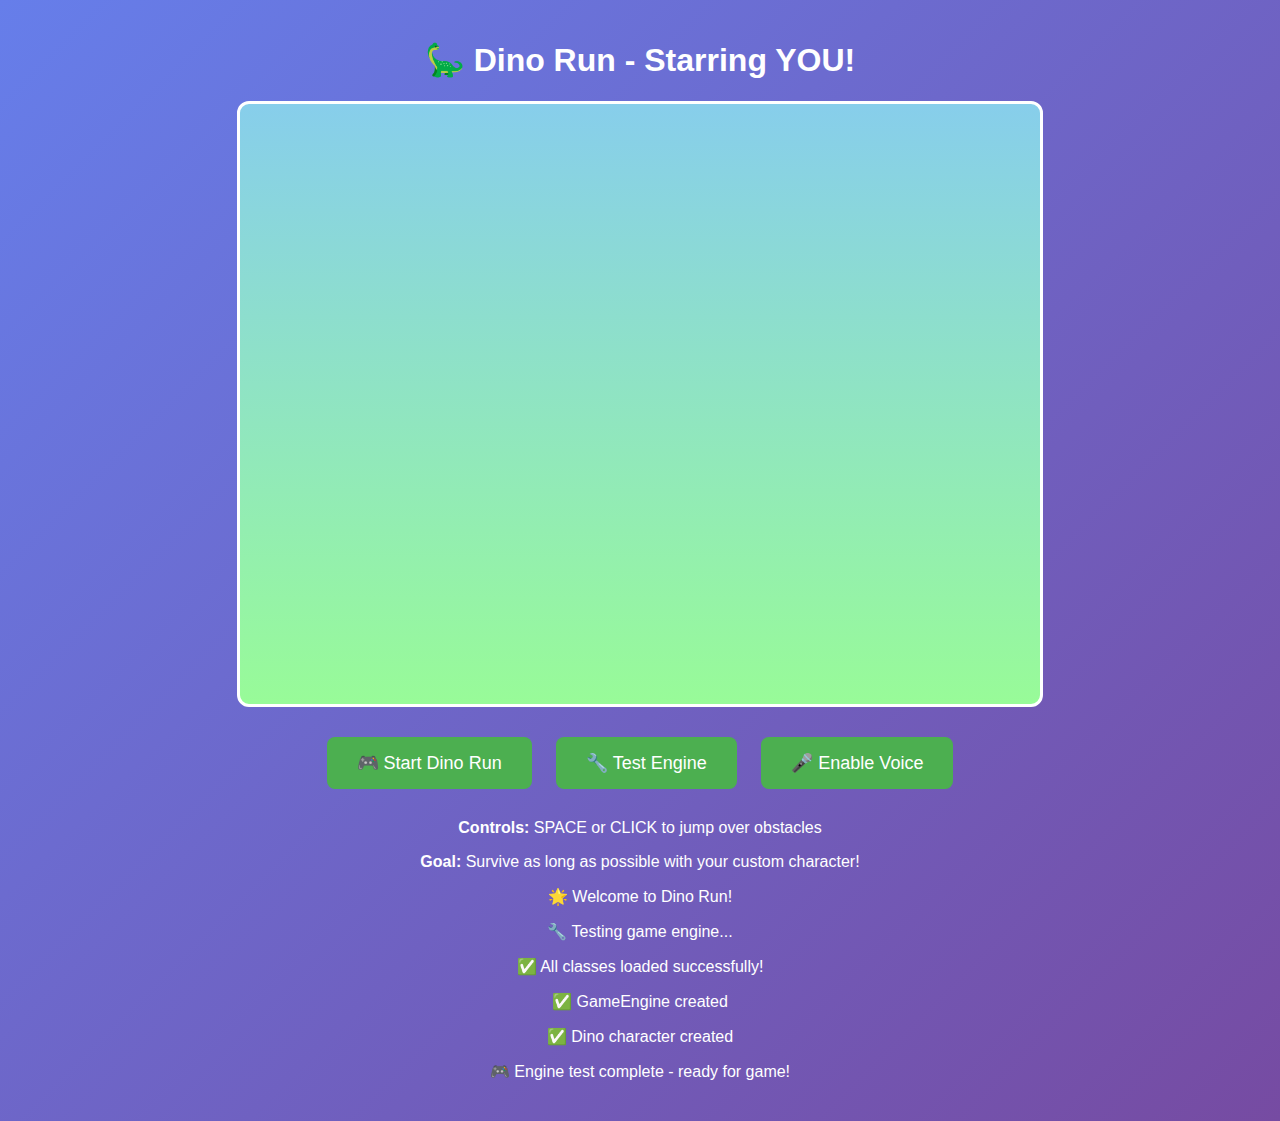
<file: src/test-dino.html>
<!DOCTYPE html>
<html lang="en">
<head>
    <meta charset="UTF-8">
    <meta name="viewport" content="width=device-width, initial-scale=1.0">
    <title>🦕 Dino Run Test</title>
    <style>
        body {
            margin: 0;
            padding: 20px;
            background: linear-gradient(135deg, #667eea 0%, #764ba2 100%);
            font-family: Arial, sans-serif;
            color: white;
        }
        
        #gameCanvas {
            border: 3px solid #fff;
            border-radius: 12px;
            background: linear-gradient(to bottom, #87CEEB 0%, #98FB98 100%);
            display: block;
            margin: 20px auto;
        }
        
        .controls {
            text-align: center;
            margin: 20px;
        }
        
        button {
            background: #4CAF50;
            color: white;
            border: none;
            padding: 15px 30px;
            font-size: 18px;
            border-radius: 8px;
            cursor: pointer;
            margin: 10px;
        }
        
        button:hover {
            background: #45a049;
        }
        
        .info {
            text-align: center;
            margin: 20px;
            font-size: 16px;
        }
    </style>
</head>
<body>
    <h1 style="text-align: center;">🦕 Dino Run - Starring YOU!</h1>
    
    <canvas id="gameCanvas" width="800" height="600"></canvas>
    
    <div class="controls">
        <button onclick="startGame()">🎮 Start Dino Run</button>
        <button onclick="testEngine()">🔧 Test Engine</button>
        <button onclick="enableVoice()">🎤 Enable Voice</button>
    </div>
    
    <div class="info">
        <p><strong>Controls:</strong> SPACE or CLICK to jump over obstacles</p>
        <p><strong>Goal:</strong> Survive as long as possible with your custom character!</p>
        <div id="gameInfo"></div>
    </div>

    <!-- Load scripts in order -->
    <script src="engine/Physics.js"></script>
    <script src="engine/Entity.js"></script>
    <script src="engine/GameEngine.js"></script>
    <script src="entities/Dino.js"></script>
    <script src="entities/Obstacle.js"></script>
    <script src="entities/Ground.js"></script>
    <script src="audio/SpeechRecognizer.js"></script>
    <script src="audio/VoiceController.js"></script>
    <script src="games/DinoRun.js"></script>

    <script>
        let game = null;
        const canvas = document.getElementById('gameCanvas');
        const info = document.getElementById('gameInfo');
        
        function log(message) {
            console.log(message);
            info.innerHTML += `<p>${message}</p>`;
        }
        
        function testEngine() {
            log('🔧 Testing game engine...');
            
            try {
                // Test if classes are loaded
                if (typeof GameEngine === 'undefined') {
                    log('❌ GameEngine not loaded');
                    return;
                }
                if (typeof Physics === 'undefined') {
                    log('❌ Physics not loaded');
                    return;
                }
                if (typeof Entity === 'undefined') {
                    log('❌ Entity not loaded');
                    return;
                }
                if (typeof Dino === 'undefined') {
                    log('❌ Dino not loaded');
                    return;
                }
                if (typeof DinoRun === 'undefined') {
                    log('❌ DinoRun not loaded');
                    return;
                }
                
                log('✅ All classes loaded successfully!');
                
                // Test basic engine
                const engine = new GameEngine(canvas);
                log('✅ GameEngine created');
                
                // Test entity creation
                const testDino = new Dino();
                log('✅ Dino character created');
                
                log('🎮 Engine test complete - ready for game!');
                
            } catch (error) {
                log(`❌ Test failed: ${error.message}`);
                console.error('Full error:', error);
            }
        }
        
        function startGame() {
            log('🦕 Starting Dino Run...');
            
            try {
                if (game) {
                    game.stop();
                }
                
                game = new DinoRun(canvas);
                log('✅ Dino Run created successfully!');
                log('🎮 Click on the game area or press SPACE to start playing!');
                log('🎤 Press V in game to enable voice control');
                
            } catch (error) {
                log(`❌ Failed to start game: ${error.message}`);
                console.error('Full error:', error);
            }
        }
        
        function enableVoice() {
            log('🎤 Testing voice control...');
            
            try {
                if (game && game.toggleVoiceControl) {
                    const enabled = game.toggleVoiceControl();
                    if (enabled) {
                        log('✅ Voice control enabled! Say "JUMP" to test');
                    } else {
                        log('🔇 Voice control disabled');
                    }
                } else {
                    log('⚠️ Start the game first to enable voice control');
                }
            } catch (error) {
                log(`❌ Voice control error: ${error.message}`);
                console.error('Full error:', error);
            }
        }
        
        // Auto-test when page loads
        window.addEventListener('load', () => {
            log('🌟 Welcome to Dino Run!');
            setTimeout(testEngine, 500);
        });
        
        // Global error handler
        window.addEventListener('error', (e) => {
            log(`💥 JavaScript Error: ${e.message}`);
            console.error('Error details:', e);
        });
    </script>
</body>
</html>
</file>
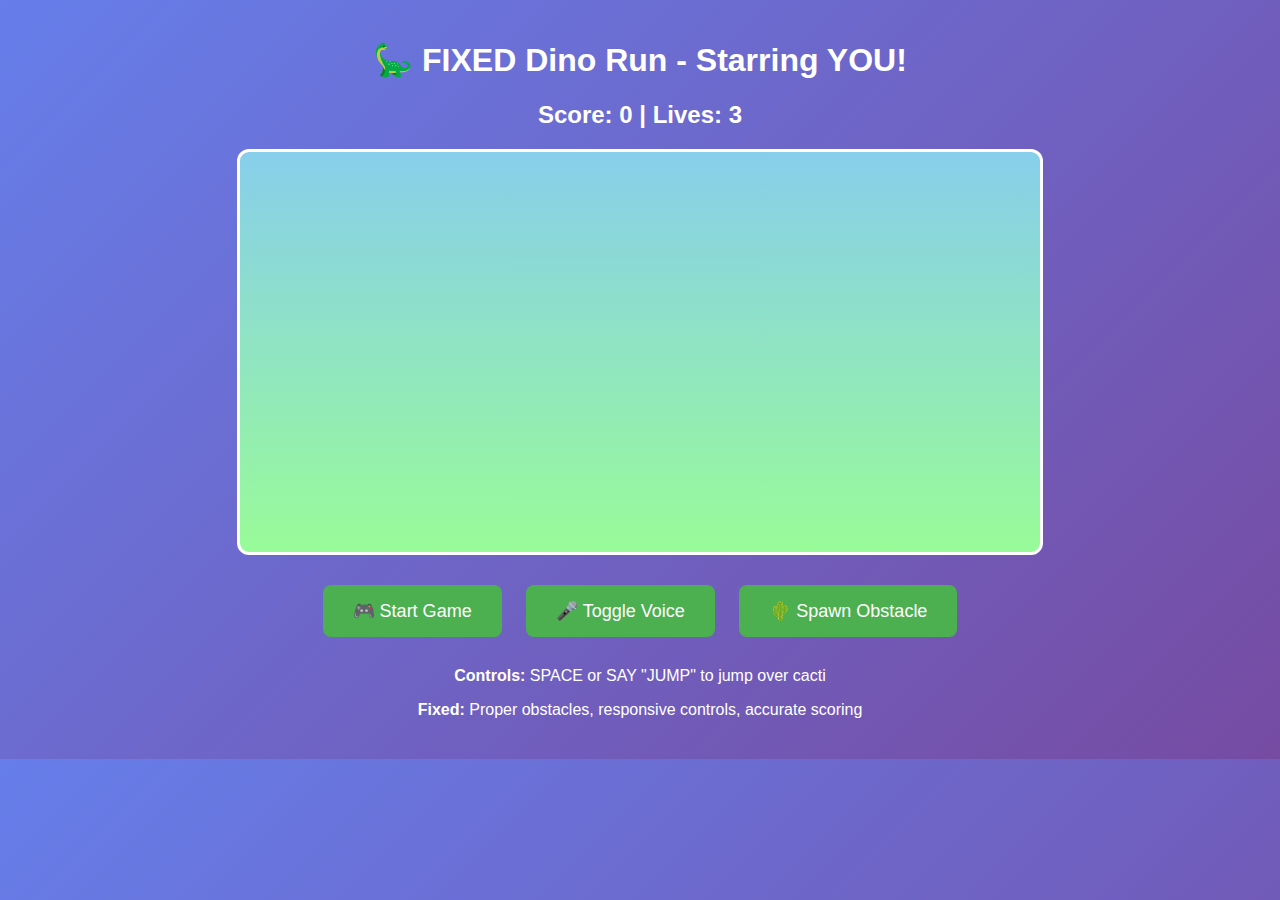
<file: src/test-simple-dino.html>
<!DOCTYPE html>
<html lang="en">
<head>
    <meta charset="UTF-8">
    <meta name="viewport" content="width=device-width, initial-scale=1.0">
    <title>🦕 Simple Dino Run - FIXED VERSION</title>
    <style>
        body {
            margin: 0;
            padding: 20px;
            background: linear-gradient(135deg, #667eea 0%, #764ba2 100%);
            font-family: Arial, sans-serif;
            color: white;
            text-align: center;
        }
        
        #gameCanvas {
            border: 3px solid #fff;
            border-radius: 12px;
            background: linear-gradient(to bottom, #87CEEB 0%, #98FB98 100%);
            display: block;
            margin: 20px auto;
        }
        
        .controls {
            margin: 20px;
        }
        
        button {
            background: #4CAF50;
            color: white;
            border: none;
            padding: 15px 30px;
            font-size: 18px;
            border-radius: 8px;
            cursor: pointer;
            margin: 10px;
        }
        
        button:hover {
            background: #45a049;
        }
        
        .info {
            font-size: 16px;
            margin: 20px;
        }
        
        .score {
            font-size: 24px;
            font-weight: bold;
            margin: 10px;
        }
    </style>
</head>
<body>
    <h1>🦕 FIXED Dino Run - Starring YOU!</h1>
    
    <div class="score">
        Score: <span id="score">0</span> | Lives: <span id="lives">3</span>
    </div>
    
    <canvas id="gameCanvas" width="800" height="400"></canvas>
    
    <div class="controls">
        <button onclick="startGame()">🎮 Start Game</button>
        <button onclick="toggleVoice()">🎤 Toggle Voice</button>
        <button onclick="spawnObstacle()">🌵 Spawn Obstacle</button>
    </div>
    
    <div class="info">
        <p><strong>Controls:</strong> SPACE or SAY "JUMP" to jump over cacti</p>
        <p><strong>Fixed:</strong> Proper obstacles, responsive controls, accurate scoring</p>
        <div id="debug"></div>
    </div>

    <script>
        // Simple, fixed game implementation
        let canvas = document.getElementById('gameCanvas');
        let ctx = canvas.getContext('2d');
        let gameRunning = false;
        let voiceEnabled = false;
        let recognition = null;
        
        // Game state
        let score = 0;
        let lives = 3;
        let gameSpeed = 2;
        let lastObstacleTime = 0;
        
        // Dino (your character)
        let dino = {
            x: 100,
            y: 300,
            width: 40,
            height: 50,
            velocityY: 0,
            onGround: true,
            color: '#FF6B6B'
        };
        
        // Ground
        let groundY = 350;
        let groundOffset = 0;
        
        // Obstacles
        let obstacles = [];
        
        // Physics
        let gravity = 0.8;
        let jumpPower = -15;
        
        function updateGame() {
            if (!gameRunning) return;
            
            // Clear canvas
            ctx.clearRect(0, 0, canvas.width, canvas.height);
            
            // Update dino physics
            updateDino();
            
            // Update obstacles
            updateObstacles();
            
            // Spawn obstacles automatically
            autoSpawnObstacles();
            
            // Check collisions
            checkCollisions();
            
            // Draw everything
            drawGround();
            drawDino();
            drawObstacles();
            
            // Update score
            score += 1;
            updateDisplay();
            
            requestAnimationFrame(updateGame);
        }
        
        function updateDino() {
            // Apply gravity
            if (!dino.onGround) {
                dino.velocityY += gravity;
            }
            
            // Update position
            dino.y += dino.velocityY;
            
            // Ground collision
            if (dino.y >= groundY - dino.height) {
                dino.y = groundY - dino.height;
                dino.velocityY = 0;
                dino.onGround = true;
            }
        }
        
        function updateObstacles() {
            for (let i = obstacles.length - 1; i >= 0; i--) {
                let obstacle = obstacles[i];
                obstacle.x -= gameSpeed;
                
                // Remove off-screen obstacles
                if (obstacle.x + obstacle.width < 0) {
                    obstacles.splice(i, 1);
                    score += 10; // Bonus for passing obstacle
                }
            }
        }
        
        function autoSpawnObstacles() {
            let currentTime = Date.now();
            if (currentTime - lastObstacleTime > 2000) { // Every 2 seconds
                spawnObstacle();
                lastObstacleTime = currentTime;
            }
        }
        
        function spawnObstacle() {
            obstacles.push({
                x: canvas.width,
                y: groundY - 40,
                width: 20,
                height: 40,
                color: '#2E7D32'
            });
            
            document.getElementById('debug').innerHTML = `Obstacles: ${obstacles.length}`;
        }
        
        function checkCollisions() {
            for (let obstacle of obstacles) {
                if (dino.x < obstacle.x + obstacle.width &&
                    dino.x + dino.width > obstacle.x &&
                    dino.y < obstacle.y + obstacle.height &&
                    dino.y + dino.height > obstacle.y) {
                    
                    // Collision detected
                    lives--;
                    
                    // Remove the obstacle
                    let index = obstacles.indexOf(obstacle);
                    if (index > -1) {
                        obstacles.splice(index, 1);
                    }
                    
                    // Flash dino red
                    dino.color = '#FF0000';
                    setTimeout(() => {
                        dino.color = '#FF6B6B';
                    }, 500);
                    
                    if (lives <= 0) {
                        gameOver();
                    }
                    
                    break;
                }
            }
        }
        
        function drawGround() {
            // Scrolling ground
            groundOffset -= gameSpeed;
            if (groundOffset <= -40) groundOffset = 0;
            
            ctx.fillStyle = '#8D6E63';
            ctx.fillRect(0, groundY, canvas.width, canvas.height - groundY);
            
            // Ground line
            ctx.strokeStyle = '#5D4037';
            ctx.lineWidth = 2;
            ctx.beginPath();
            ctx.moveTo(0, groundY);
            ctx.lineTo(canvas.width, groundY);
            ctx.stroke();
            
            // Ground details
            ctx.fillStyle = '#6D4C41';
            for (let x = groundOffset; x < canvas.width; x += 40) {
                ctx.fillRect(x, groundY + 5, 30, 3);
            }
        }
        
        function drawDino() {
            // Your custom character
            ctx.fillStyle = dino.color;
            
            // Body
            ctx.fillRect(dino.x + 10, dino.y + 20, 20, 25);
            
            // Head
            ctx.fillStyle = '#FFDBAC'; // Skin tone
            ctx.fillRect(dino.x + 8, dino.y, 24, 20);
            
            // Beard (from your photo!)
            ctx.fillStyle = '#2A1A0A';
            ctx.fillRect(dino.x + 10, dino.y + 15, 20, 8);
            
            // Eyes
            ctx.fillStyle = '#000';
            ctx.fillRect(dino.x + 12, dino.y + 5, 2, 2);
            ctx.fillRect(dino.x + 18, dino.y + 5, 2, 2);
            
            // Legs (running animation)
            ctx.fillStyle = '#2C3E50';
            let legOffset = Math.sin(Date.now() * 0.02) * 2;
            ctx.fillRect(dino.x + 12, dino.y + 45, 4, 8 + legOffset);
            ctx.fillRect(dino.x + 20, dino.y + 45, 4, 8 - legOffset);
        }
        
        function drawObstacles() {
            for (let obstacle of obstacles) {
                // Cactus
                ctx.fillStyle = obstacle.color;
                ctx.fillRect(obstacle.x, obstacle.y, obstacle.width, obstacle.height);
                
                // Cactus arms
                ctx.fillRect(obstacle.x - 5, obstacle.y + 10, 8, 4);
                ctx.fillRect(obstacle.x + obstacle.width - 3, obstacle.y + 20, 8, 4);
                
                // Spikes
                ctx.fillStyle = '#1B5E20';
                for (let i = 0; i < 3; i++) {
                    ctx.fillRect(obstacle.x + 2, obstacle.y + i * 12, 2, 3);
                    ctx.fillRect(obstacle.x + obstacle.width - 4, obstacle.y + i * 12, 2, 3);
                }
            }
        }
        
        function jump() {
            if (dino.onGround) {
                dino.velocityY = jumpPower;
                dino.onGround = false;
                console.log('🦘 JUMP!');
                return true;
            }
            return false;
        }
        
        function startGame() {
            if (gameRunning) {
                gameRunning = false;
                document.querySelector('button').textContent = '🎮 Start Game';
                return;
            }
            
            // Reset game
            score = 0;
            lives = 3;
            obstacles = [];
            dino.y = groundY - dino.height;
            dino.velocityY = 0;
            dino.onGround = true;
            lastObstacleTime = Date.now();
            
            gameRunning = true;
            document.querySelector('button').textContent = '⏸️ Stop Game';
            updateGame();
        }
        
        function gameOver() {
            gameRunning = false;
            document.querySelector('button').textContent = '🎮 Start Game';
            alert(`Game Over! Final Score: ${score}`);
        }
        
        function updateDisplay() {
            document.getElementById('score').textContent = score;
            document.getElementById('lives').textContent = lives;
        }
        
        function toggleVoice() {
            if (!voiceEnabled) {
                startVoiceRecognition();
            } else {
                stopVoiceRecognition();
            }
        }
        
        function startVoiceRecognition() {
            if (!('webkitSpeechRecognition' in window) && !('SpeechRecognition' in window)) {
                alert('Voice recognition not supported in this browser');
                return;
            }
            
            const SpeechRecognition = window.SpeechRecognition || window.webkitSpeechRecognition;
            recognition = new SpeechRecognition();
            recognition.continuous = true;
            recognition.interimResults = true;
            recognition.lang = 'en-US';
            
            recognition.onresult = function(event) {
                const transcript = event.results[event.results.length - 1][0].transcript.toLowerCase();
                
                if (transcript.includes('jump') || transcript.includes('hop') || transcript.includes('up')) {
                    jump();
                    document.getElementById('debug').innerHTML = `Voice detected: "${transcript}"`;
                }
            };
            
            recognition.onerror = function(event) {
                console.error('Voice error:', event.error);
            };
            
            recognition.onend = function() {
                if (voiceEnabled) {
                    setTimeout(() => recognition.start(), 100);
                }
            };
            
            recognition.start();
            voiceEnabled = true;
            document.querySelector('button[onclick="toggleVoice()"]').textContent = '🔇 Stop Voice';
            document.getElementById('debug').innerHTML = 'Voice enabled - say "JUMP"!';
        }
        
        function stopVoiceRecognition() {
            if (recognition) {
                recognition.stop();
                voiceEnabled = false;
                document.querySelector('button[onclick="toggleVoice()"]').textContent = '🎤 Toggle Voice';
                document.getElementById('debug').innerHTML = 'Voice disabled';
            }
        }
        
        // Keyboard controls
        document.addEventListener('keydown', function(e) {
            if (e.code === 'Space') {
                e.preventDefault();
                jump();
            }
        });
        
        // Canvas click
        canvas.addEventListener('click', function() {
            jump();
        });
        
        // Initialize display
        updateDisplay();
    </script>
</body>
</html>
</file>
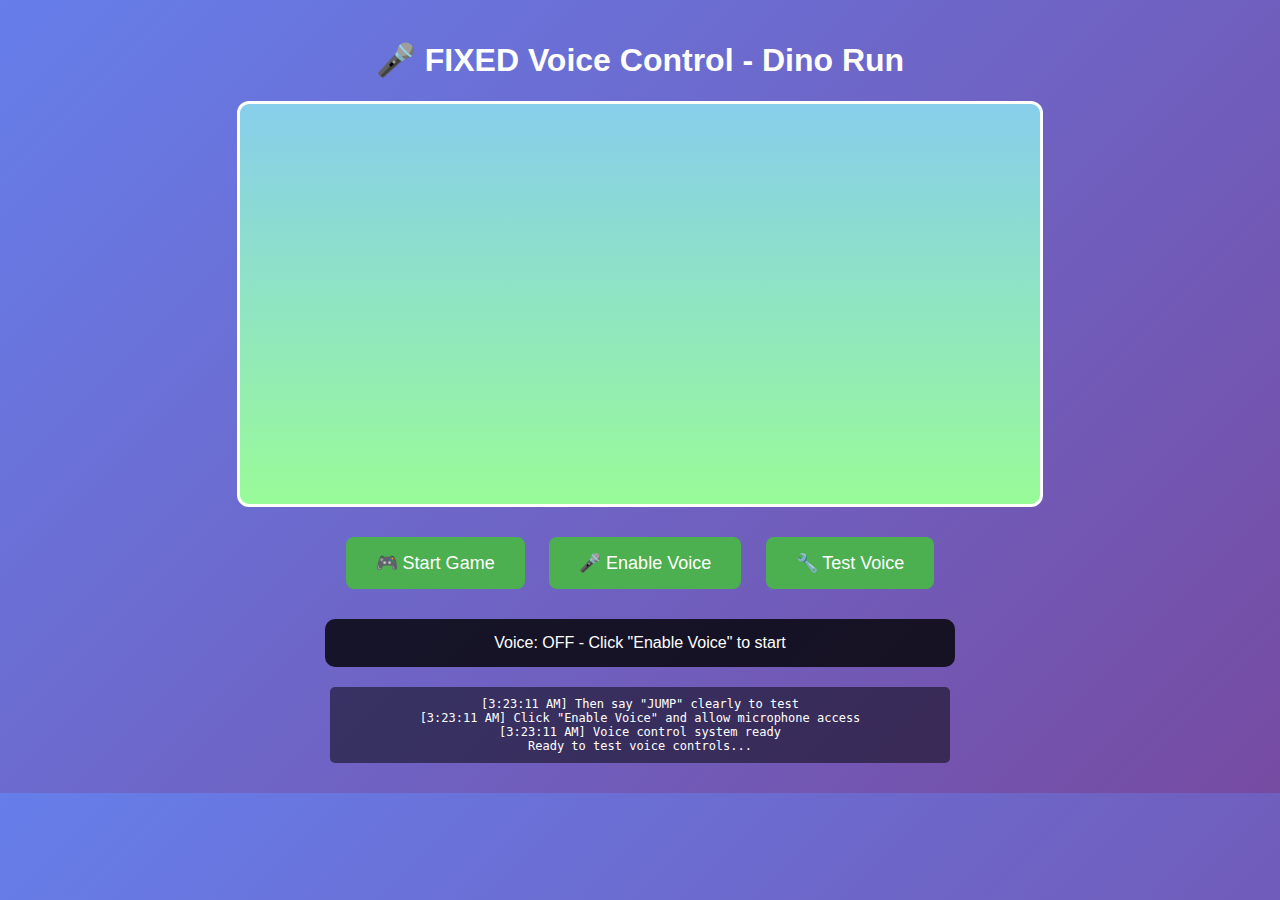
<file: src/test-voice-fixed.html>
<!DOCTYPE html>
<html lang="en">
<head>
    <meta charset="UTF-8">
    <meta name="viewport" content="width=device-width, initial-scale=1.0">
    <title>🎤 FIXED Voice Control Test</title>
    <style>
        body {
            margin: 0;
            padding: 20px;
            background: linear-gradient(135deg, #667eea 0%, #764ba2 100%);
            font-family: Arial, sans-serif;
            color: white;
            text-align: center;
        }
        
        #gameCanvas {
            border: 3px solid #fff;
            border-radius: 12px;
            background: linear-gradient(to bottom, #87CEEB 0%, #98FB98 100%);
            display: block;
            margin: 20px auto;
        }
        
        .controls {
            margin: 20px;
        }
        
        button {
            background: #4CAF50;
            color: white;
            border: none;
            padding: 15px 30px;
            font-size: 18px;
            border-radius: 8px;
            cursor: pointer;
            margin: 10px;
        }
        
        button:hover {
            background: #45a049;
        }
        
        .voice-status {
            background: rgba(0, 0, 0, 0.8);
            color: white;
            padding: 15px;
            margin: 20px auto;
            border-radius: 10px;
            max-width: 600px;
        }
        
        .listening {
            background: rgba(76, 175, 80, 0.8) !important;
            animation: pulse 1s infinite;
        }
        
        .detected {
            background: rgba(255, 193, 7, 0.8) !important;
        }
        
        @keyframes pulse {
            0% { transform: scale(1); }
            50% { transform: scale(1.05); }
            100% { transform: scale(1); }
        }
        
        .debug {
            background: rgba(0, 0, 0, 0.5);
            padding: 10px;
            margin: 10px auto;
            border-radius: 5px;
            max-width: 600px;
            font-family: monospace;
            font-size: 12px;
        }
    </style>
</head>
<body>
    <h1>🎤 FIXED Voice Control - Dino Run</h1>
    
    <canvas id="gameCanvas" width="800" height="400"></canvas>
    
    <div class="controls">
        <button onclick="startGame()">🎮 Start Game</button>
        <button onclick="toggleVoice()" id="voiceBtn">🎤 Enable Voice</button>
        <button onclick="testVoice()">🔧 Test Voice</button>
    </div>
    
    <div class="voice-status" id="voiceStatus">
        Voice: OFF - Click "Enable Voice" to start
    </div>
    
    <div class="debug" id="debug">
        Ready to test voice controls...
    </div>

    <script>
        // Game variables
        let canvas = document.getElementById('gameCanvas');
        let ctx = canvas.getContext('2d');
        let gameRunning = false;
        
        // Enhanced voice recognition
        let recognition = null;
        let voiceEnabled = false;
        let isListening = false;
        let lastCommandTime = 0;
        let commandCooldown = 150; // Reduced cooldown for faster response
        
        // Voice settings optimized for gaming
        let voiceSettings = {
            continuous: true,
            interimResults: true,
            lang: 'en-US',
            maxAlternatives: 1
        };
        
        // Game state
        let score = 0;
        let lives = 3;
        let dino = {
            x: 100,
            y: 300,
            width: 40,
            height: 50,
            velocityY: 0,
            onGround: true,
            color: '#FF6B6B'
        };
        
        let obstacles = [];
        let groundY = 350;
        let gameSpeed = 3;
        let lastObstacleTime = 0;
        let gravity = 0.8;
        let jumpPower = -16;
        
        function startVoiceRecognition() {
            if (!('webkitSpeechRecognition' in window) && !('SpeechRecognition' in window)) {
                updateVoiceStatus('❌ Voice recognition not supported', 'error');
                return false;
            }
            
            try {
                const SpeechRecognition = window.SpeechRecognition || window.webkitSpeechRecognition;
                recognition = new SpeechRecognition();
                
                // Optimized settings for gaming
                recognition.continuous = voiceSettings.continuous;
                recognition.interimResults = voiceSettings.interimResults;
                recognition.lang = voiceSettings.lang;
                recognition.maxAlternatives = voiceSettings.maxAlternatives;
                
                // Event handlers
                recognition.onstart = function() {
                    isListening = true;
                    updateVoiceStatus('🎤 LISTENING - Say "JUMP" clearly!', 'listening');
                    debugLog('Voice recognition started');
                };
                
                recognition.onresult = function(event) {
                    handleVoiceResult(event);
                };
                
                recognition.onerror = function(event) {
                    debugLog(`Voice error: ${event.error}`);
                    
                    if (event.error === 'no-speech') {
                        debugLog('No speech detected - try speaking louder');
                    } else if (event.error === 'not-allowed') {
                        updateVoiceStatus('❌ Microphone permission denied', 'error');
                        return;
                    } else if (event.error === 'network') {
                        debugLog('Network error - retrying...');
                    }
                };
                
                recognition.onend = function() {
                    isListening = false;
                    debugLog('Recognition ended');
                    
                    // Auto-restart if voice is still enabled
                    if (voiceEnabled) {
                        setTimeout(() => {
                            if (voiceEnabled) {
                                try {
                                    recognition.start();
                                } catch (e) {
                                    debugLog('Failed to restart recognition: ' + e.message);
                                }
                            }
                        }, 100);
                    } else {
                        updateVoiceStatus('🔇 Voice: OFF', 'off');
                    }
                };
                
                recognition.start();
                voiceEnabled = true;
                return true;
                
            } catch (error) {
                debugLog('Failed to start voice recognition: ' + error.message);
                updateVoiceStatus('❌ Voice recognition failed', 'error');
                return false;
            }
        }
        
        function handleVoiceResult(event) {
            const currentTime = Date.now();
            
            // Process both interim and final results for faster response
            for (let i = event.resultIndex; i < event.results.length; i++) {
                const result = event.results[i];
                const transcript = result[0].transcript.toLowerCase().trim();
                const confidence = result[0].confidence;
                const isFinal = result.isFinal;
                
                debugLog(`${isFinal ? 'FINAL' : 'interim'}: "${transcript}" (conf: ${confidence?.toFixed(2) || 'unknown'})`);
                
                // Check for jump commands with multiple variations
                if (isJumpCommand(transcript)) {
                    // Check cooldown
                    if (currentTime - lastCommandTime < commandCooldown) {
                        debugLog('Command ignored - too soon after last');
                        continue;
                    }
                    
                    // Execute jump
                    const success = executeJump();
                    lastCommandTime = currentTime;
                    
                    updateVoiceStatus(`🦘 JUMP DETECTED! "${transcript}"`, 'detected');
                    debugLog(`Jump executed: ${success ? 'SUCCESS' : 'FAILED'}`);
                    
                    // Reset status after short delay
                    setTimeout(() => {
                        if (voiceEnabled) {
                            updateVoiceStatus('🎤 LISTENING - Say "JUMP" clearly!', 'listening');
                        }
                    }, 1000);
                    
                    break; // Only process first valid command
                }
            }
        }
        
        function isJumpCommand(transcript) {
            // Comprehensive list of jump command variations
            const jumpWords = [
                'jump', 'jumped', 'jumping',
                'hop', 'hopped', 'hopping', 
                'up', 'go up', 'move up',
                'leap', 'leaped', 'leaping',
                'bounce', 'spring',
                // Common misheard variations
                'jup', 'jmp', 'dump', 'bump',
                'hope', 'hoop', 'help', // Sometimes "hop" sounds like these
                'cup', 'up up', 'yup',   // Sometimes "up" sounds like these
                'job', 'chop', 'top'     // More misheard variations
            ];
            
            // Check if transcript contains any jump word
            return jumpWords.some(word => {
                // Exact match or word boundary match
                return transcript === word || 
                       transcript.includes(word) ||
                       new RegExp(`\\b${word}\\b`).test(transcript);
            });
        }
        
        function executeJump() {
            if (dino.onGround) {
                dino.velocityY = jumpPower;
                dino.onGround = false;
                return true;
            }
            return false;
        }
        
        function stopVoiceRecognition() {
            voiceEnabled = false;
            isListening = false;
            
            if (recognition) {
                try {
                    recognition.stop();
                } catch (e) {
                    debugLog('Error stopping recognition: ' + e.message);
                }
            }
            
            updateVoiceStatus('🔇 Voice: OFF', 'off');
            debugLog('Voice recognition stopped');
        }
        
        function toggleVoice() {
            if (voiceEnabled) {
                stopVoiceRecognition();
                document.getElementById('voiceBtn').textContent = '🎤 Enable Voice';
            } else {
                const success = startVoiceRecognition();
                if (success) {
                    document.getElementById('voiceBtn').textContent = '🔇 Disable Voice';
                }
            }
        }
        
        function testVoice() {
            if (!voiceEnabled) {
                debugLog('Enable voice first to test');
                return;
            }
            
            debugLog('=== VOICE TEST MODE ===');
            debugLog('Say "JUMP" now and watch for detection...');
            updateVoiceStatus('🧪 TEST MODE - Say "JUMP" now!', 'listening');
            
            // Reset after 5 seconds
            setTimeout(() => {
                if (voiceEnabled) {
                    updateVoiceStatus('🎤 LISTENING - Say "JUMP" clearly!', 'listening');
                }
                debugLog('=== TEST MODE ENDED ===');
            }, 5000);
        }
        
        function updateVoiceStatus(message, type) {
            const statusEl = document.getElementById('voiceStatus');
            statusEl.textContent = message;
            statusEl.className = `voice-status ${type}`;
        }
        
        function debugLog(message) {
            const debugEl = document.getElementById('debug');
            const timestamp = new Date().toLocaleTimeString();
            debugEl.innerHTML = `[${timestamp}] ${message}<br>` + debugEl.innerHTML;
            
            // Keep only last 20 entries
            const lines = debugEl.innerHTML.split('<br>');
            if (lines.length > 20) {
                debugEl.innerHTML = lines.slice(0, 20).join('<br>');
            }
            
            console.log(`[VOICE] ${message}`);
        }
        
        // Game logic (simplified)
        function updateGame() {
            if (!gameRunning) return;
            
            ctx.clearRect(0, 0, canvas.width, canvas.height);
            
            // Update dino
            if (!dino.onGround) {
                dino.velocityY += gravity;
            }
            dino.y += dino.velocityY;
            
            if (dino.y >= groundY - dino.height) {
                dino.y = groundY - dino.height;
                dino.velocityY = 0;
                dino.onGround = true;
            }
            
            // Update obstacles
            for (let i = obstacles.length - 1; i >= 0; i--) {
                obstacles[i].x -= gameSpeed;
                if (obstacles[i].x < -50) {
                    obstacles.splice(i, 1);
                    score += 10;
                }
            }
            
            // Spawn obstacles
            if (Date.now() - lastObstacleTime > 2500) {
                obstacles.push({
                    x: canvas.width,
                    y: groundY - 40,
                    width: 20,
                    height: 40
                });
                lastObstacleTime = Date.now();
            }
            
            // Check collisions
            for (let obstacle of obstacles) {
                if (dino.x < obstacle.x + obstacle.width &&
                    dino.x + dino.width > obstacle.x &&
                    dino.y < obstacle.y + obstacle.height &&
                    dino.y + dino.height > obstacle.y) {
                    
                    lives--;
                    obstacles.splice(obstacles.indexOf(obstacle), 1);
                    
                    if (lives <= 0) {
                        gameOver();
                        return;
                    }
                }
            }
            
            // Draw everything
            drawGame();
            score++;
            
            requestAnimationFrame(updateGame);
        }
        
        function drawGame() {
            // Ground
            ctx.fillStyle = '#8D6E63';
            ctx.fillRect(0, groundY, canvas.width, canvas.height - groundY);
            
            // Dino (you!)
            ctx.fillStyle = dino.color;
            ctx.fillRect(dino.x, dino.y, dino.width, dino.height);
            
            // Beard
            ctx.fillStyle = '#2A1A0A';
            ctx.fillRect(dino.x + 5, dino.y + 15, 30, 8);
            
            // Obstacles
            ctx.fillStyle = '#2E7D32';
            for (let obstacle of obstacles) {
                ctx.fillRect(obstacle.x, obstacle.y, obstacle.width, obstacle.height);
            }
            
            // Score
            ctx.fillStyle = '#000';
            ctx.font = 'bold 24px Arial';
            ctx.fillText(`Score: ${score} | Lives: ${lives}`, 20, 30);
        }
        
        function startGame() {
            if (gameRunning) {
                gameRunning = false;
                return;
            }
            
            score = 0;
            lives = 3;
            obstacles = [];
            dino.y = groundY - dino.height;
            dino.velocityY = 0;
            dino.onGround = true;
            lastObstacleTime = Date.now();
            
            gameRunning = true;
            updateGame();
        }
        
        function gameOver() {
            gameRunning = false;
            alert(`Game Over! Score: ${score}`);
        }
        
        // Keyboard backup
        document.addEventListener('keydown', function(e) {
            if (e.code === 'Space') {
                e.preventDefault();
                executeJump();
                debugLog('Keyboard jump');
            }
        });
        
        // Initialize
        debugLog('Voice control system ready');
        debugLog('Click "Enable Voice" and allow microphone access');
        debugLog('Then say "JUMP" clearly to test');
    </script>
</body>
</html>
</file>
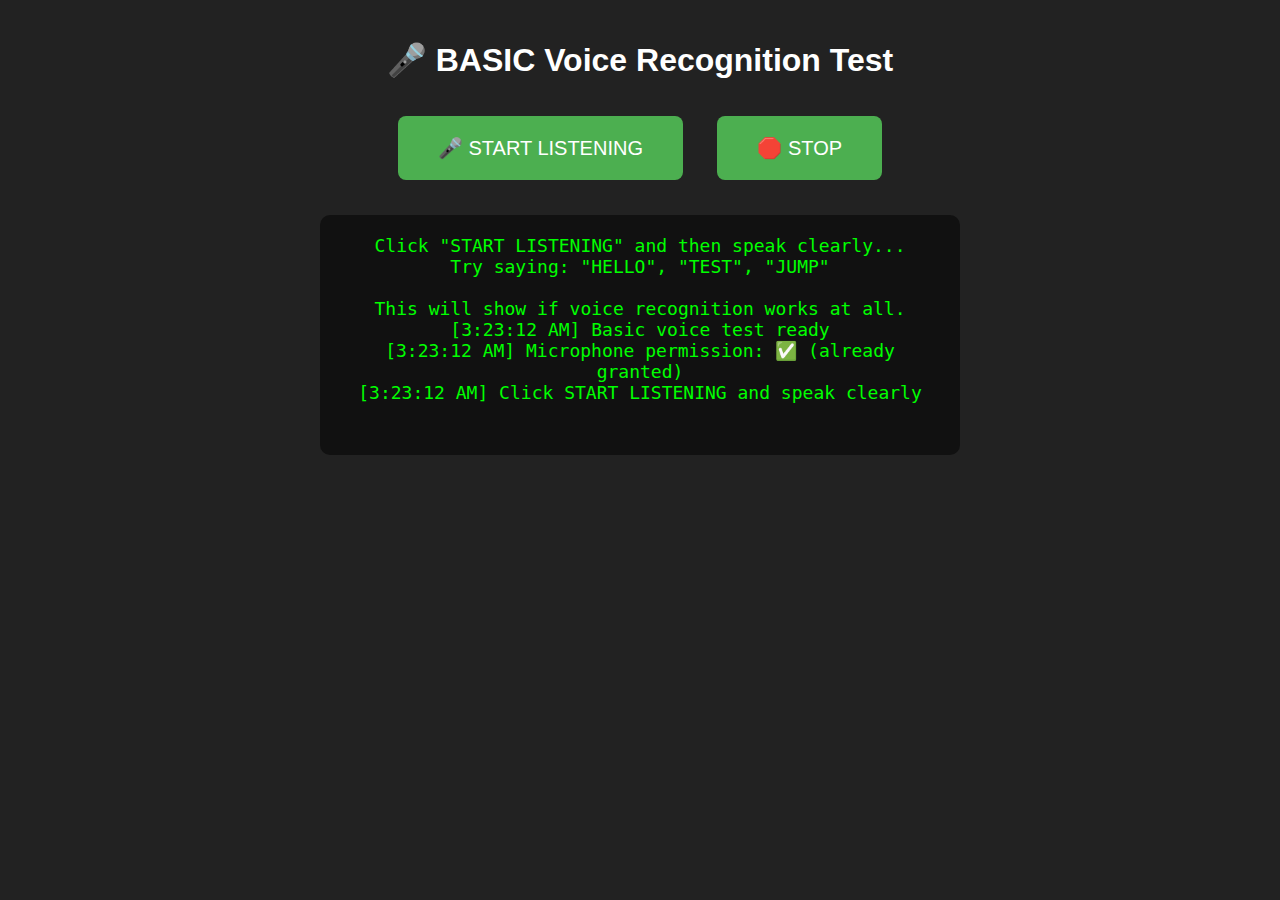
<file: src/voice-basic-test.html>
<!DOCTYPE html>
<html lang="en">
<head>
    <meta charset="UTF-8">
    <meta name="viewport" content="width=device-width, initial-scale=1.0">
    <title>🎤 Basic Voice Test</title>
    <style>
        body {
            margin: 0;
            padding: 20px;
            background: #222;
            font-family: Arial, sans-serif;
            color: white;
            text-align: center;
        }
        
        button {
            background: #4CAF50;
            color: white;
            border: none;
            padding: 20px 40px;
            font-size: 20px;
            border-radius: 8px;
            cursor: pointer;
            margin: 15px;
        }
        
        #output {
            background: #111;
            color: #0f0;
            padding: 20px;
            margin: 20px auto;
            border-radius: 10px;
            max-width: 600px;
            font-family: monospace;
            font-size: 18px;
            min-height: 200px;
        }
        
        .listening {
            background: #4CAF50 !important;
            animation: pulse 1s infinite;
        }
        
        @keyframes pulse {
            0% { opacity: 0.7; }
            50% { opacity: 1; }
            100% { opacity: 0.7; }
        }
    </style>
</head>
<body>
    <h1>🎤 BASIC Voice Recognition Test</h1>
    
    <button onclick="startListening()" id="startBtn">🎤 START LISTENING</button>
    <button onclick="stopListening()">🛑 STOP</button>
    
    <div id="output">
        Click "START LISTENING" and then speak clearly...<br>
        Try saying: "HELLO", "TEST", "JUMP"<br><br>
        This will show if voice recognition works at all.
    </div>

    <script>
        let recognition = null;
        let isListening = false;
        
        function log(message) {
            const output = document.getElementById('output');
            const timestamp = new Date().toLocaleTimeString();
            output.innerHTML += `[${timestamp}] ${message}<br>`;
            output.scrollTop = output.scrollHeight;
            console.log(message);
        }
        
        function startListening() {
            if (isListening) {
                log('Already listening...');
                return;
            }
            
            // Clear previous output
            document.getElementById('output').innerHTML = 'Starting voice recognition...<br>';
            
            try {
                // Create recognition object
                const SpeechRecognition = window.SpeechRecognition || window.webkitSpeechRecognition;
                
                if (!SpeechRecognition) {
                    log('❌ Speech Recognition not supported in this browser');
                    return;
                }
                
                recognition = new SpeechRecognition();
                
                // Basic settings that should work
                recognition.continuous = false;  // Single recognition session
                recognition.interimResults = true;  // Show partial results
                recognition.lang = 'en-US';
                recognition.maxAlternatives = 1;
                
                // Event handlers
                recognition.onstart = function() {
                    isListening = true;
                    log('🎤 LISTENING - Speak now!');
                    document.getElementById('startBtn').className = 'listening';
                    document.getElementById('startBtn').textContent = '🎤 LISTENING...';
                };
                
                recognition.onresult = function(event) {
                    log('✅ Got voice result!');
                    
                    for (let i = 0; i < event.results.length; i++) {
                        const result = event.results[i];
                        const transcript = result[0].transcript;
                        const confidence = result[0].confidence;
                        const isFinal = result.isFinal;
                        
                        log(`${isFinal ? 'FINAL' : 'interim'}: "${transcript}" (${confidence ? Math.round(confidence * 100) + '%' : 'no confidence'})`);
                        
                        if (isFinal) {
                            log('🎉 Voice recognition successful!');
                            if (transcript.toLowerCase().includes('jump')) {
                                log('🦘 JUMP detected!');
                            }
                        }
                    }
                };
                
                recognition.onend = function() {
                    isListening = false;
                    log('Voice recognition ended');
                    document.getElementById('startBtn').className = '';
                    document.getElementById('startBtn').textContent = '🎤 START LISTENING';
                };
                
                recognition.onerror = function(event) {
                    isListening = false;
                    log(`❌ Error: ${event.error}`);
                    
                    switch(event.error) {
                        case 'no-speech':
                            log('No speech detected - try speaking louder or closer to microphone');
                            break;
                        case 'audio-capture':
                            log('No microphone found or microphone is being used by another app');
                            break;
                        case 'not-allowed':
                            log('Microphone permission denied');
                            break;
                        case 'network':
                            log('Network error - check internet connection');
                            break;
                        default:
                            log(`Unknown error: ${event.error}`);
                    }
                    
                    document.getElementById('startBtn').className = '';
                    document.getElementById('startBtn').textContent = '🎤 START LISTENING';
                };
                
                // Start recognition
                log('Starting recognition...');
                recognition.start();
                
            } catch (error) {
                log(`❌ Failed to start: ${error.message}`);
                isListening = false;
            }
        }
        
        function stopListening() {
            if (recognition && isListening) {
                recognition.stop();
                log('Stopping recognition...');
            }
        }
        
        // Initialize
        log('Basic voice test ready');
        log('Microphone permission: ✅ (already granted)');
        log('Click START LISTENING and speak clearly');
    </script>
</body>
</html>
</file>
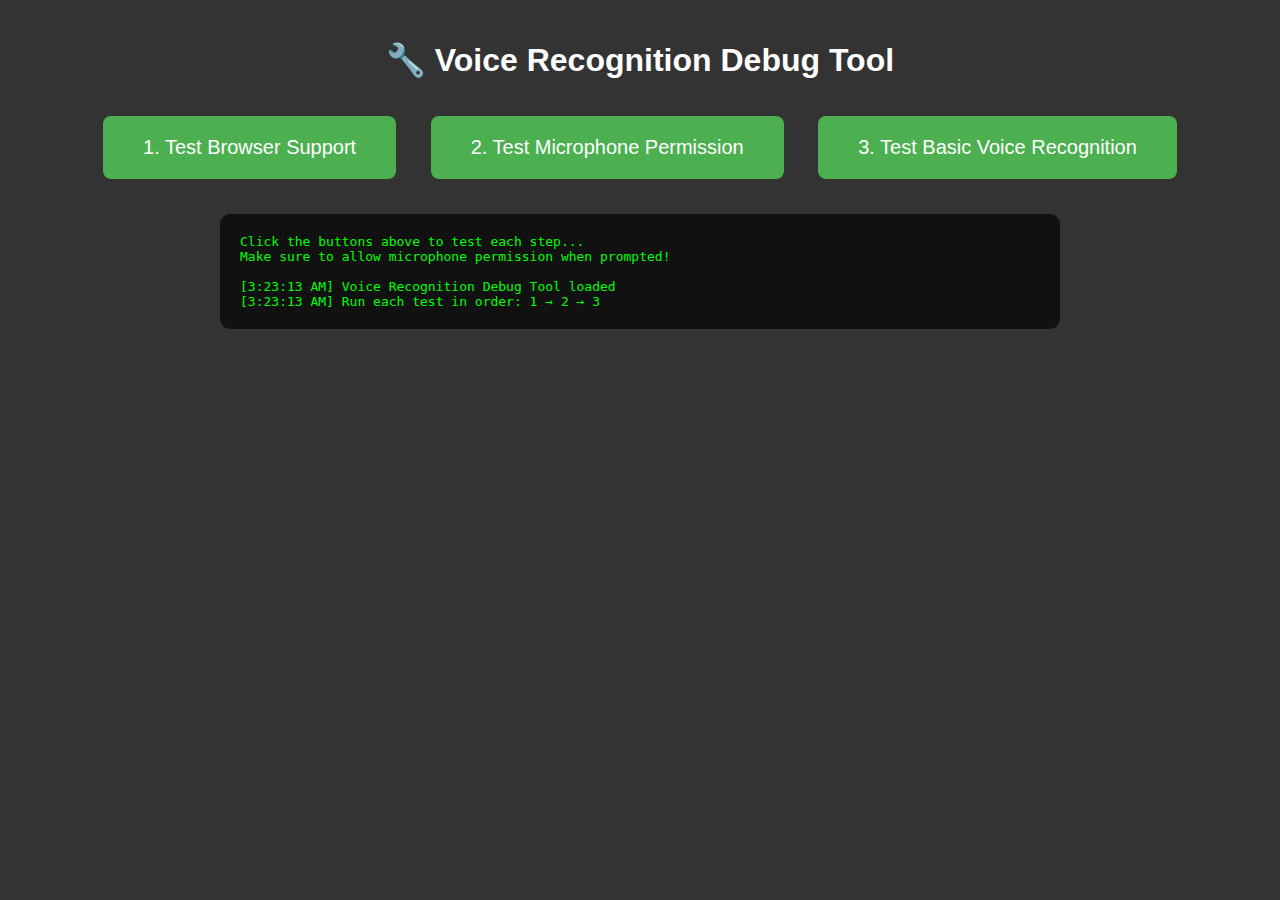
<file: src/voice-debug.html>
<!DOCTYPE html>
<html lang="en">
<head>
    <meta charset="UTF-8">
    <meta name="viewport" content="width=device-width, initial-scale=1.0">
    <title>🔧 Voice Recognition Debug</title>
    <style>
        body {
            margin: 0;
            padding: 20px;
            background: #333;
            font-family: Arial, sans-serif;
            color: white;
            text-align: center;
        }
        
        button {
            background: #4CAF50;
            color: white;
            border: none;
            padding: 20px 40px;
            font-size: 20px;
            border-radius: 8px;
            cursor: pointer;
            margin: 15px;
        }
        
        .log {
            background: #111;
            color: #0f0;
            padding: 20px;
            margin: 20px auto;
            border-radius: 10px;
            max-width: 800px;
            font-family: monospace;
            text-align: left;
            max-height: 400px;
            overflow-y: auto;
        }
        
        .error {
            color: #f44;
        }
        
        .success {
            color: #4f4;
        }
        
        .warning {
            color: #fa4;
        }
    </style>
</head>
<body>
    <h1>🔧 Voice Recognition Debug Tool</h1>
    
    <div>
        <button onclick="testSupport()">1. Test Browser Support</button>
        <button onclick="testPermission()">2. Test Microphone Permission</button>
        <button onclick="testBasicVoice()">3. Test Basic Voice Recognition</button>
    </div>
    
    <div class="log" id="log">
        Click the buttons above to test each step...<br>
        Make sure to allow microphone permission when prompted!<br><br>
    </div>

    <script>
        function log(message, type = 'normal') {
            const logEl = document.getElementById('log');
            const timestamp = new Date().toLocaleTimeString();
            const className = type === 'error' ? 'error' : type === 'success' ? 'success' : type === 'warning' ? 'warning' : '';
            
            logEl.innerHTML += `<span class="${className}">[${timestamp}] ${message}</span><br>`;
            logEl.scrollTop = logEl.scrollHeight;
            
            console.log(`[${type}] ${message}`);
        }
        
        function testSupport() {
            log('=== TESTING BROWSER SUPPORT ===');
            
            // Check for Speech Recognition
            if (window.SpeechRecognition) {
                log('✅ SpeechRecognition API found (standard)', 'success');
            } else if (window.webkitSpeechRecognition) {
                log('✅ webkitSpeechRecognition API found (webkit)', 'success');
            } else {
                log('❌ No Speech Recognition API found', 'error');
                log('This browser does not support voice recognition.', 'error');
                return;
            }
            
            // Check for getUserMedia
            if (navigator.mediaDevices && navigator.mediaDevices.getUserMedia) {
                log('✅ getUserMedia API found', 'success');
            } else {
                log('❌ getUserMedia API not found', 'error');
            }
            
            // Check if we're on HTTPS (required for voice)
            if (location.protocol === 'https:' || location.hostname === 'localhost' || location.hostname === '127.0.0.1') {
                log('✅ Secure context (HTTPS or localhost)', 'success');
            } else {
                log('⚠️ Warning: Not HTTPS - voice may not work', 'warning');
            }
            
            log('Browser support test complete.\n', 'success');
        }
        
        async function testPermission() {
            log('=== TESTING MICROPHONE PERMISSION ===');
            
            try {
                log('Requesting microphone permission...');
                const stream = await navigator.mediaDevices.getUserMedia({ audio: true });
                log('✅ Microphone permission granted!', 'success');
                
                // Stop the stream
                stream.getTracks().forEach(track => track.stop());
                log('Microphone stream stopped.');
                log('Permission test complete.\n', 'success');
                
            } catch (error) {
                log(`❌ Microphone permission error: ${error.name}`, 'error');
                log(`Error message: ${error.message}`, 'error');
                
                if (error.name === 'NotAllowedError') {
                    log('You denied microphone permission. Please refresh and allow it.', 'error');
                } else if (error.name === 'NotFoundError') {
                    log('No microphone found on your device.', 'error');
                } else {
                    log('Unknown microphone error.', 'error');
                }
                
                log('Permission test failed.\n', 'error');
            }
        }
        
        function testBasicVoice() {
            log('=== TESTING BASIC VOICE RECOGNITION ===');
            
            const SpeechRecognition = window.SpeechRecognition || window.webkitSpeechRecognition;
            
            if (!SpeechRecognition) {
                log('❌ Speech Recognition not available', 'error');
                return;
            }
            
            const recognition = new SpeechRecognition();
            
            // Basic settings
            recognition.continuous = false;
            recognition.interimResults = true;
            recognition.lang = 'en-US';
            
            recognition.onstart = function() {
                log('🎤 Voice recognition started - SAY ANYTHING NOW!', 'success');
                log('Try saying: "hello", "test", "jump", or any word...', 'warning');
            };
            
            recognition.onresult = function(event) {
                for (let i = event.resultIndex; i < event.results.length; i++) {
                    const result = event.results[i];
                    const transcript = result[0].transcript;
                    const confidence = result[0].confidence;
                    const isFinal = result.isFinal;
                    
                    log(`${isFinal ? '🔸 FINAL' : '🔹 interim'}: "${transcript}" (confidence: ${confidence ? (confidence * 100).toFixed(0) + '%' : 'unknown'})`, 'success');
                    
                    if (isFinal) {
                        log('Voice recognition test successful! ✅', 'success');
                        log('Basic voice test complete.\n', 'success');
                    }
                }
            };
            
            recognition.onerror = function(event) {
                log(`❌ Voice recognition error: ${event.error}`, 'error');
                
                if (event.error === 'not-allowed') {
                    log('Microphone permission was denied. Please refresh and allow it.', 'error');
                } else if (event.error === 'no-speech') {
                    log('No speech was detected. Try speaking louder.', 'warning');
                } else if (event.error === 'audio-capture') {
                    log('No microphone was found or it is being used by another app.', 'error');
                } else if (event.error === 'network') {
                    log('Network error occurred during recognition.', 'error');
                } else {
                    log(`Unknown error: ${event.error}`, 'error');
                }
                
                log('Basic voice test failed.\n', 'error');
            };
            
            recognition.onend = function() {
                log('Voice recognition ended.', 'warning');
            };
            
            try {
                recognition.start();
                log('Starting voice recognition... (will timeout in 5 seconds)');
                
                // Auto-stop after 5 seconds
                setTimeout(() => {
                    try {
                        recognition.stop();
                        log('Voice recognition stopped (timeout).', 'warning');
                    } catch (e) {
                        // Already stopped
                    }
                }, 5000);
                
            } catch (error) {
                log(`❌ Failed to start voice recognition: ${error.message}`, 'error');
            }
        }
        
        // Auto-run support test
        window.onload = function() {
            log('Voice Recognition Debug Tool loaded');
            log('Run each test in order: 1 → 2 → 3\n');
        };
    </script>
</body>
</html>
</file>
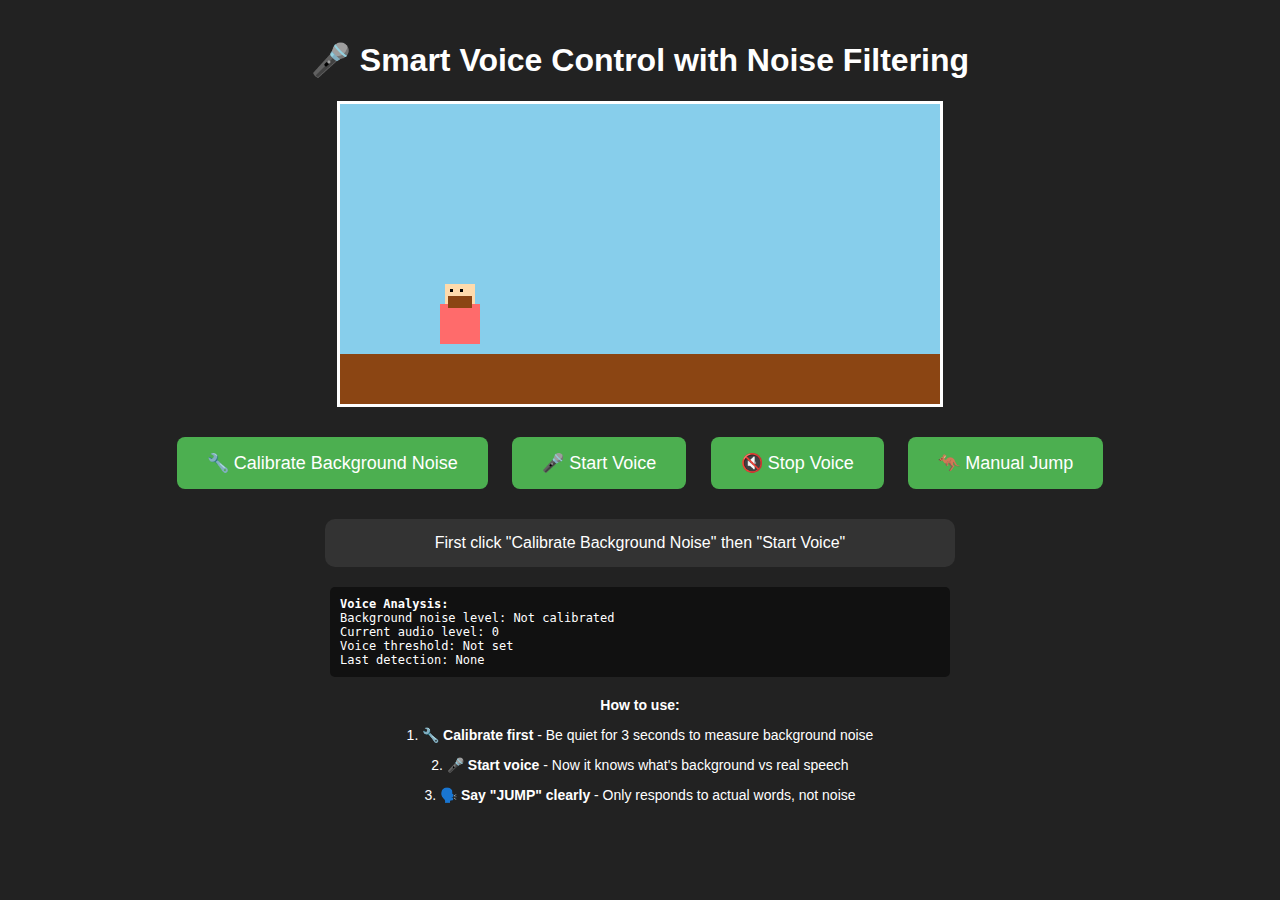
<file: src/voice-filtered.html>
<!DOCTYPE html>
<html lang="en">
<head>
    <meta charset="UTF-8">
    <meta name="viewport" content="width=device-width, initial-scale=1.0">
    <title>🎤 Smart Voice Control - Noise Filtered</title>
    <style>
        body {
            margin: 0;
            padding: 20px;
            background: #222;
            font-family: Arial, sans-serif;
            color: white;
            text-align: center;
        }
        
        #gameCanvas {
            border: 3px solid #fff;
            background: #87CEEB;
            display: block;
            margin: 20px auto;
        }
        
        button {
            background: #4CAF50;
            color: white;
            border: none;
            padding: 15px 30px;
            font-size: 18px;
            border-radius: 8px;
            cursor: pointer;
            margin: 10px;
        }
        
        .status {
            background: #333;
            padding: 15px;
            margin: 20px auto;
            border-radius: 10px;
            max-width: 600px;
            font-size: 16px;
        }
        
        .listening { background: #4CAF50; }
        .detected { background: #FF9800; }
        .valid { background: #E91E63; }
        .noise { background: #666; }
        
        .calibration {
            background: #2196F3;
            animation: pulse 1s infinite;
        }
        
        @keyframes pulse {
            0% { opacity: 0.7; }
            50% { opacity: 1; }
            100% { opacity: 0.7; }
        }
        
        .debug {
            background: #111;
            padding: 10px;
            margin: 10px auto;
            border-radius: 5px;
            max-width: 600px;
            font-family: monospace;
            font-size: 12px;
            text-align: left;
        }
    </style>
</head>
<body>
    <h1>🎤 Smart Voice Control with Noise Filtering</h1>
    
    <canvas id="gameCanvas" width="600" height="300"></canvas>
    
    <div>
        <button onclick="calibrateNoise()">🔧 Calibrate Background Noise</button>
        <button onclick="startVoice()">🎤 Start Voice</button>
        <button onclick="stopVoice()">🔇 Stop Voice</button>
        <button onclick="manualJump()">🦘 Manual Jump</button>
    </div>
    
    <div class="status" id="status">First click "Calibrate Background Noise" then "Start Voice"</div>
    
    <div class="debug" id="debug">
        <strong>Voice Analysis:</strong><br>
        Background noise level: Not calibrated<br>
        Current audio level: 0<br>
        Voice threshold: Not set<br>
        Last detection: None
    </div>
    
    <div style="margin: 20px; font-size: 14px;">
        <p><strong>How to use:</strong></p>
        <p>1. 🔧 <strong>Calibrate first</strong> - Be quiet for 3 seconds to measure background noise</p>
        <p>2. 🎤 <strong>Start voice</strong> - Now it knows what's background vs real speech</p>
        <p>3. 🗣️ <strong>Say "JUMP" clearly</strong> - Only responds to actual words, not noise</p>
    </div>

    <script>
        let canvas = document.getElementById('gameCanvas');
        let ctx = canvas.getContext('2d');
        let recognition = null;
        let isVoiceActive = false;
        let lastJumpTime = 0;
        let jumpCooldown = 300;
        
        // Noise filtering variables
        let backgroundNoiseLevel = null;
        let voiceThreshold = null;
        let isCalibrating = false;
        let audioContext = null;
        let analyser = null;
        let microphone = null;
        let dataArray = null;
        
        // Character
        let character = {
            x: 100,
            y: 200,
            width: 40,
            height: 40,
            jumpHeight: 0,
            isJumping: false
        };
        
        // Audio level monitoring
        function initAudioAnalysis() {
            return navigator.mediaDevices.getUserMedia({ audio: true })
                .then(stream => {
                    audioContext = new (window.AudioContext || window.webkitAudioContext)();
                    analyser = audioContext.createAnalyser();
                    microphone = audioContext.createMediaStreamSource(stream);
                    
                    analyser.fftSize = 256;
                    const bufferLength = analyser.frequencyBinCount;
                    dataArray = new Uint8Array(bufferLength);
                    
                    microphone.connect(analyser);
                    
                    return true;
                })
                .catch(error => {
                    updateStatus('❌ Microphone access denied for audio analysis');
                    return false;
                });
        }
        
        function getAudioLevel() {
            if (!analyser || !dataArray) return 0;
            
            analyser.getByteFrequencyData(dataArray);
            
            // Calculate average audio level
            let sum = 0;
            for (let i = 0; i < dataArray.length; i++) {
                sum += dataArray[i];
            }
            return sum / dataArray.length;
        }
        
        async function calibrateNoise() {
            updateStatus('🔧 Initializing audio analysis...', 'calibration');
            
            const audioReady = await initAudioAnalysis();
            if (!audioReady) return;
            
            updateStatus('🤫 CALIBRATING: Be quiet for 3 seconds...', 'calibration');
            updateDebug('Calibrating background noise...', 'Starting calibration');
            
            isCalibrating = true;
            let samples = [];
            let sampleCount = 0;
            let maxSamples = 150; // 3 seconds at ~50fps
            
            const calibrationInterval = setInterval(() => {
                const audioLevel = getAudioLevel();
                samples.push(audioLevel);
                sampleCount++;
                
                updateStatus(`🤫 CALIBRATING: ${Math.ceil((maxSamples - sampleCount) / 50)} seconds remaining...`, 'calibration');
                updateDebug(`Sampling background noise: ${audioLevel.toFixed(1)}`, `Sample ${sampleCount}/${maxSamples}`);
                
                if (sampleCount >= maxSamples) {
                    clearInterval(calibrationInterval);
                    
                    // Calculate background noise level
                    backgroundNoiseLevel = samples.reduce((a, b) => a + b) / samples.length;
                    voiceThreshold = backgroundNoiseLevel + 15; // Voice must be 15 units above background
                    
                    isCalibrating = false;
                    updateStatus(`✅ Calibrated! Background: ${backgroundNoiseLevel.toFixed(1)}, Threshold: ${voiceThreshold.toFixed(1)}`, 'detected');
                    updateDebug(`Background noise: ${backgroundNoiseLevel.toFixed(1)}`, `Voice threshold: ${voiceThreshold.toFixed(1)}`);
                    
                    // Start continuous monitoring
                    startAudioMonitoring();
                }
            }, 20);
        }
        
        function startAudioMonitoring() {
            setInterval(() => {
                if (backgroundNoiseLevel !== null) {
                    const currentLevel = getAudioLevel();
                    const isAboveThreshold = currentLevel > voiceThreshold;
                    
                    updateDebug(
                        `Background: ${backgroundNoiseLevel.toFixed(1)} | Current: ${currentLevel.toFixed(1)} | Threshold: ${voiceThreshold.toFixed(1)}`,
                        `Above threshold: ${isAboveThreshold ? 'YES' : 'NO'}`
                    );
                }
            }, 100);
        }
        
        function isValidVoiceLevel() {
            if (backgroundNoiseLevel === null) return true; // No calibration, allow all
            
            const currentLevel = getAudioLevel();
            return currentLevel > voiceThreshold;
        }
        
        function startVoice() {
            if (isVoiceActive) return;
            
            if (backgroundNoiseLevel === null) {
                updateStatus('⚠️ Please calibrate background noise first!');
                return;
            }
            
            if (!window.webkitSpeechRecognition && !window.SpeechRecognition) {
                updateStatus('❌ Voice not supported');
                return;
            }
            
            try {
                const SpeechRecognition = window.SpeechRecognition || window.webkitSpeechRecognition;
                recognition = new SpeechRecognition();
                
                recognition.continuous = true;
                recognition.interimResults = true;
                recognition.lang = 'en-US';
                recognition.maxAlternatives = 1;
                
                recognition.onstart = function() {
                    isVoiceActive = true;
                    updateStatus('🎤 SMART LISTENING - Only responds to clear "JUMP" commands!', 'listening');
                };
                
                recognition.onresult = function(event) {
                    const currentTime = Date.now();
                    
                    for (let i = event.resultIndex; i < event.results.length; i++) {
                        const result = event.results[i];
                        const transcript = result[0].transcript.toLowerCase().trim();
                        const confidence = result[0].confidence || 0;
                        const isFinal = result.isFinal;
                        
                        // Check if this is valid voice (above background noise)
                        const isValidVoice = isValidVoiceLevel();
                        
                        if (transcript && transcript.length > 0) {
                            updateDebug(
                                `Heard: "${transcript}" (${isFinal ? 'final' : 'interim'})`,
                                `Confidence: ${(confidence * 100).toFixed(0)}% | Valid voice: ${isValidVoice ? 'YES' : 'NO'}`
                            );
                            
                            if (!isValidVoice) {
                                updateStatus(`🔇 Noise filtered: "${transcript}"`, 'noise');
                                continue;
                            }
                            
                            updateStatus(`🎤 Hearing: "${transcript}" (${isValidVoice ? 'valid voice' : 'background noise'})`, 
                                       isValidVoice ? 'detected' : 'noise');
                        }
                        
                        // Only process if it's valid voice and a jump command
                        if (isValidVoice && isJumpCommand(transcript) && canJump(currentTime)) {
                            jump();
                            lastJumpTime = currentTime;
                            updateStatus(`⚡ VALID JUMP! "${transcript}" (conf: ${(confidence * 100).toFixed(0)}%)`, 'valid');
                            updateDebug(`JUMP EXECUTED: "${transcript}"`, `Confidence: ${(confidence * 100).toFixed(0)}%`);
                            
                            setTimeout(() => {
                                if (isVoiceActive) {
                                    updateStatus('🎤 SMART LISTENING - Only responds to clear "JUMP" commands!', 'listening');
                                }
                            }, 1500);
                            
                            break;
                        }
                    }
                };
                
                recognition.onerror = function(event) {
                    if (event.error === 'not-allowed') {
                        updateStatus('❌ Microphone permission denied');
                        isVoiceActive = false;
                        return;
                    }
                    
                    if (event.error !== 'no-speech') {
                        updateDebug(`Voice error: ${event.error}`, 'Still listening...');
                    }
                };
                
                recognition.onend = function() {
                    if (isVoiceActive) {
                        setTimeout(() => {
                            if (isVoiceActive) {
                                try {
                                    recognition.start();
                                } catch (e) {
                                    setTimeout(() => startVoice(), 1000);
                                }
                            }
                        }, 100);
                    }
                };
                
                recognition.start();
                
            } catch (error) {
                updateStatus('❌ Voice error: ' + error.message);
            }
        }
        
        function isJumpCommand(transcript) {
            // Strict jump command detection
            const jumpCommands = [
                'jump', 'jumping', 'jumped',
                'hop', 'hopping', 'hopped',
                'up', 'go up',
                'leap', 'leaping'
            ];
            
            // Must be an exact match or contain the word with word boundaries
            return jumpCommands.some(cmd => {
                return transcript === cmd || 
                       transcript.includes(' ' + cmd + ' ') ||
                       transcript.startsWith(cmd + ' ') ||
                       transcript.endsWith(' ' + cmd) ||
                       (transcript.includes(cmd) && transcript.length <= cmd.length + 2);
            });
        }
        
        function canJump(currentTime) {
            return (currentTime - lastJumpTime) > jumpCooldown;
        }
        
        function stopVoice() {
            isVoiceActive = false;
            if (recognition) {
                recognition.stop();
            }
            updateStatus('🔇 Voice stopped');
        }
        
        function jump() {
            if (!character.isJumping) {
                character.isJumping = true;
                character.jumpHeight = 80;
                
                let jumpAnimation = setInterval(() => {
                    character.jumpHeight -= 4;
                    if (character.jumpHeight <= 0) {
                        character.jumpHeight = 0;
                        character.isJumping = false;
                        clearInterval(jumpAnimation);
                    }
                    draw();
                }, 20);
            }
        }
        
        function manualJump() {
            jump();
            updateStatus('🦘 Manual jump!', 'detected');
        }
        
        function updateStatus(message, className = '') {
            const statusEl = document.getElementById('status');
            statusEl.textContent = message;
            statusEl.className = `status ${className}`;
        }
        
        function updateDebug(line1, line2) {
            const debugEl = document.getElementById('debug');
            const timestamp = new Date().toLocaleTimeString();
            debugEl.innerHTML = `
                <strong>Voice Analysis:</strong><br>
                Background noise level: ${backgroundNoiseLevel ? backgroundNoiseLevel.toFixed(1) : 'Not calibrated'}<br>
                Current audio level: ${backgroundNoiseLevel ? getAudioLevel().toFixed(1) : '0'}<br>
                Voice threshold: ${voiceThreshold ? voiceThreshold.toFixed(1) : 'Not set'}<br>
                [${timestamp}] ${line1}<br>
                ${line2 || ''}
            `;
        }
        
        function draw() {
            ctx.fillStyle = '#87CEEB';
            ctx.fillRect(0, 0, canvas.width, canvas.height);
            
            ctx.fillStyle = '#8B4513';
            ctx.fillRect(0, 250, canvas.width, 50);
            
            const charY = character.y - character.jumpHeight;
            
            ctx.fillStyle = '#FF6B6B';
            ctx.fillRect(character.x, charY, character.width, character.height);
            
            ctx.fillStyle = '#FFDBAC';
            ctx.fillRect(character.x + 5, charY - 20, 30, 20);
            
            ctx.fillStyle = '#8B4513';
            ctx.fillRect(character.x + 8, charY - 8, 24, 12);
            
            ctx.fillStyle = '#000';
            ctx.fillRect(character.x + 10, charY - 15, 3, 3);
            ctx.fillRect(character.x + 20, charY - 15, 3, 3);
            
            if (character.isJumping) {
                ctx.fillStyle = '#FFD700';
                ctx.font = 'bold 20px Arial';
                ctx.fillText('SMART JUMP!', character.x - 20, charY - 30);
            }
        }
        
        draw();
        
        document.addEventListener('keydown', function(e) {
            if (e.code === 'Space') {
                e.preventDefault();
                manualJump();
            }
        });
        
        console.log('Smart voice control with noise filtering ready');
    </script>
</body>
</html>
</file>
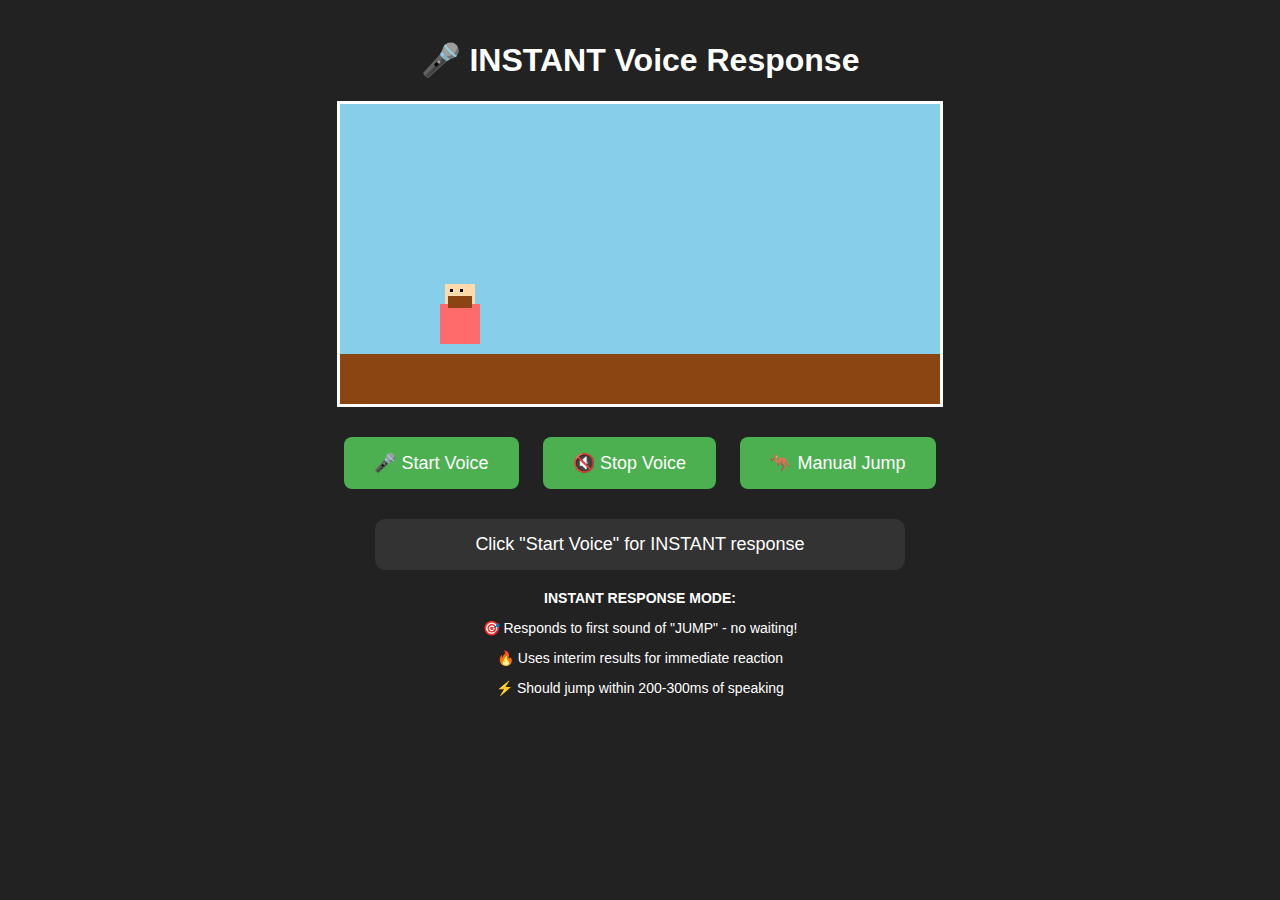
<file: src/voice-instant.html>
<!DOCTYPE html>
<html lang="en">
<head>
    <meta charset="UTF-8">
    <meta name="viewport" content="width=device-width, initial-scale=1.0">
    <title>🎤 INSTANT Voice Response</title>
    <style>
        body {
            margin: 0;
            padding: 20px;
            background: #222;
            font-family: Arial, sans-serif;
            color: white;
            text-align: center;
        }
        
        #gameCanvas {
            border: 3px solid #fff;
            background: #87CEEB;
            display: block;
            margin: 20px auto;
        }
        
        button {
            background: #4CAF50;
            color: white;
            border: none;
            padding: 15px 30px;
            font-size: 18px;
            border-radius: 8px;
            cursor: pointer;
            margin: 10px;
        }
        
        .status {
            background: #333;
            padding: 15px;
            margin: 20px auto;
            border-radius: 10px;
            max-width: 500px;
            font-size: 18px;
        }
        
        .listening { background: #4CAF50; }
        .detected { background: #FF9800; }
        .instant { background: #E91E63; }
    </style>
</head>
<body>
    <h1>🎤 INSTANT Voice Response</h1>
    
    <canvas id="gameCanvas" width="600" height="300"></canvas>
    
    <div>
        <button onclick="startVoice()">🎤 Start Voice</button>
        <button onclick="stopVoice()">🔇 Stop Voice</button>
        <button onclick="manualJump()">🦘 Manual Jump</button>
    </div>
    
    <div class="status" id="status">Click "Start Voice" for INSTANT response</div>
    
    <div style="margin: 20px; font-size: 14px;">
        <p><strong>INSTANT RESPONSE MODE:</strong></p>
        <p>🎯 Responds to first sound of "JUMP" - no waiting!</p>
        <p>🔥 Uses interim results for immediate reaction</p>
        <p>⚡ Should jump within 200-300ms of speaking</p>
    </div>

    <script>
        let canvas = document.getElementById('gameCanvas');
        let ctx = canvas.getContext('2d');
        let recognition = null;
        let isVoiceActive = false;
        let lastJumpTime = 0;
        let jumpCooldown = 500; // Prevent spam jumping
        
        // Simple character
        let character = {
            x: 100,
            y: 200,
            width: 40,
            height: 40,
            jumpHeight: 0,
            isJumping: false
        };
        
        // INSTANT voice recognition with interim results
        function startVoice() {
            if (isVoiceActive) return;
            
            if (!window.webkitSpeechRecognition && !window.SpeechRecognition) {
                updateStatus('❌ Voice not supported');
                return;
            }
            
            try {
                const SpeechRecognition = window.SpeechRecognition || window.webkitSpeechRecognition;
                recognition = new SpeechRecognition();
                
                // INSTANT SETTINGS - Use interim results for speed
                recognition.continuous = true;
                recognition.interimResults = true; // KEY: This gives us instant results
                recognition.lang = 'en-US';
                recognition.maxAlternatives = 1;
                
                recognition.onstart = function() {
                    isVoiceActive = true;
                    updateStatus('🎤 LISTENING - Say "JUMP" for INSTANT response!', 'listening');
                };
                
                recognition.onresult = function(event) {
                    const currentTime = Date.now();
                    
                    // Process ALL results (interim and final) for instant response
                    for (let i = event.resultIndex; i < event.results.length; i++) {
                        const result = event.results[i];
                        const transcript = result[0].transcript.toLowerCase().trim();
                        const isFinal = result.isFinal;
                        
                        // Show what we're hearing in real-time
                        if (transcript) {
                            updateStatus(`Hearing: "${transcript}" ${isFinal ? '(FINAL)' : '(interim)'}`, 
                                       isFinal ? 'detected' : 'instant');
                        }
                        
                        // INSTANT JUMP on first detection of jump words
                        if (isJumpWord(transcript) && canJump(currentTime)) {
                            jump();
                            lastJumpTime = currentTime;
                            updateStatus(`⚡ INSTANT JUMP! "${transcript}"`, 'instant');
                            
                            // Brief pause to show success
                            setTimeout(() => {
                                if (isVoiceActive) {
                                    updateStatus('🎤 LISTENING - Say "JUMP" for INSTANT response!', 'listening');
                                }
                            }, 1000);
                            
                            break; // Stop processing more results
                        }
                    }
                };
                
                recognition.onerror = function(event) {
                    console.log('Voice error:', event.error);
                    
                    if (event.error === 'not-allowed') {
                        updateStatus('❌ Microphone permission denied');
                        isVoiceActive = false;
                        return;
                    }
                    
                    if (event.error === 'no-speech') {
                        // This is normal, just continue listening
                        return;
                    }
                    
                    updateStatus(`Voice error: ${event.error} - Still listening...`);
                };
                
                recognition.onend = function() {
                    // Auto-restart to keep listening
                    if (isVoiceActive) {
                        setTimeout(() => {
                            if (isVoiceActive) {
                                try {
                                    recognition.start();
                                } catch (e) {
                                    updateStatus('Restarting voice...');
                                    setTimeout(() => startVoice(), 1000);
                                }
                            }
                        }, 100);
                    }
                };
                
                recognition.start();
                
            } catch (error) {
                updateStatus('❌ Voice error: ' + error.message);
            }
        }
        
        function isJumpWord(transcript) {
            // Check for jump words - including partial matches for speed
            const jumpWords = ['jump', 'jum', 'hop', 'up', 'leap', 'go'];
            
            return jumpWords.some(word => 
                transcript.includes(word) || 
                transcript.startsWith(word.substring(0, 2)) // Even faster - match first 2 letters
            );
        }
        
        function canJump(currentTime) {
            return (currentTime - lastJumpTime) > jumpCooldown;
        }
        
        function stopVoice() {
            isVoiceActive = false;
            if (recognition) {
                recognition.stop();
            }
            updateStatus('🔇 Voice stopped');
        }
        
        function jump() {
            if (!character.isJumping) {
                character.isJumping = true;
                character.jumpHeight = 80;
                
                // Animate jump
                let jumpAnimation = setInterval(() => {
                    character.jumpHeight -= 4;
                    if (character.jumpHeight <= 0) {
                        character.jumpHeight = 0;
                        character.isJumping = false;
                        clearInterval(jumpAnimation);
                    }
                    draw();
                }, 20);
                
                console.log('JUMP executed at:', new Date().toLocaleTimeString());
            }
        }
        
        function manualJump() {
            jump();
            updateStatus('🦘 Manual jump!', 'detected');
        }
        
        function updateStatus(message, className = '') {
            const statusEl = document.getElementById('status');
            statusEl.textContent = message;
            statusEl.className = `status ${className}`;
            console.log(`[${new Date().toLocaleTimeString()}] ${message}`);
        }
        
        function draw() {
            // Clear canvas
            ctx.fillStyle = '#87CEEB';
            ctx.fillRect(0, 0, canvas.width, canvas.height);
            
            // Draw ground
            ctx.fillStyle = '#8B4513';
            ctx.fillRect(0, 250, canvas.width, 50);
            
            // Draw character (you with beard!)
            const charY = character.y - character.jumpHeight;
            
            // Body
            ctx.fillStyle = '#FF6B6B';
            ctx.fillRect(character.x, charY, character.width, character.height);
            
            // Head
            ctx.fillStyle = '#FFDBAC';
            ctx.fillRect(character.x + 5, charY - 20, 30, 20);
            
            // Beard
            ctx.fillStyle = '#8B4513';
            ctx.fillRect(character.x + 8, charY - 8, 24, 12);
            
            // Eyes
            ctx.fillStyle = '#000';
            ctx.fillRect(character.x + 10, charY - 15, 3, 3);
            ctx.fillRect(character.x + 20, charY - 15, 3, 3);
            
            // Jump indicator
            if (character.isJumping) {
                ctx.fillStyle = '#FFD700';
                ctx.font = 'bold 20px Arial';
                ctx.fillText('⚡ INSTANT!', character.x - 10, charY - 30);
            }
        }
        
        // Initial draw
        draw();
        
        // Keyboard backup
        document.addEventListener('keydown', function(e) {
            if (e.code === 'Space') {
                e.preventDefault();
                manualJump();
            }
        });
        
        console.log('INSTANT voice control ready');
        console.log('Uses interim results for immediate response');
        console.log('Should respond within 200-300ms of speech start');
    </script>
</body>
</html>
</file>
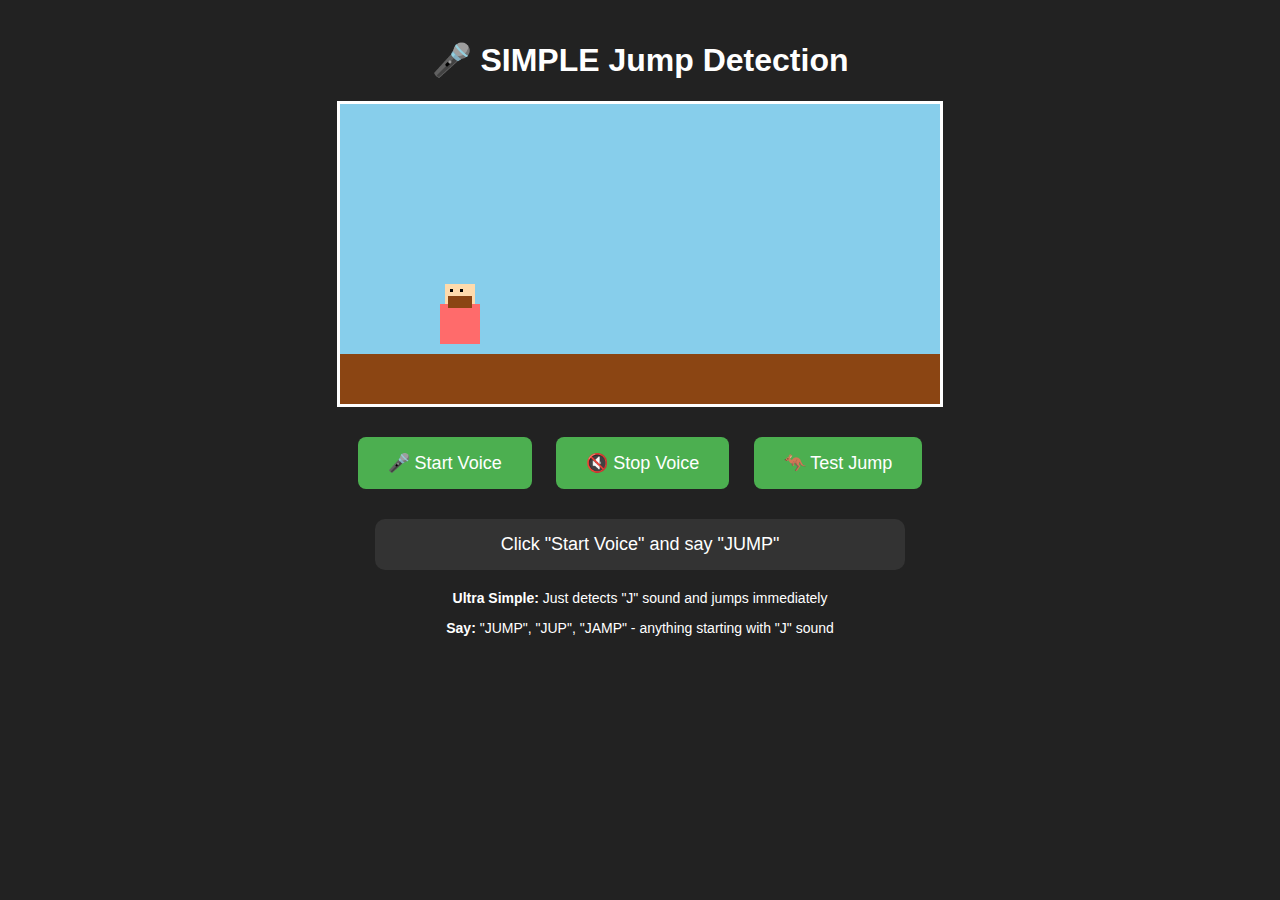
<file: src/voice-simple-jump.html>
<!DOCTYPE html>
<html lang="en">
<head>
    <meta charset="UTF-8">
    <meta name="viewport" content="width=device-width, initial-scale=1.0">
    <title>🎤 Simple Jump Detection</title>
    <style>
        body {
            margin: 0;
            padding: 20px;
            background: #222;
            font-family: Arial, sans-serif;
            color: white;
            text-align: center;
        }
        
        #gameCanvas {
            border: 3px solid #fff;
            background: #87CEEB;
            display: block;
            margin: 20px auto;
        }
        
        button {
            background: #4CAF50;
            color: white;
            border: none;
            padding: 15px 30px;
            font-size: 18px;
            border-radius: 8px;
            cursor: pointer;
            margin: 10px;
        }
        
        .status {
            background: #333;
            padding: 15px;
            margin: 20px auto;
            border-radius: 10px;
            max-width: 500px;
            font-size: 18px;
        }
        
        .listening { background: #4CAF50; }
        .jump { background: #FF5722; }
    </style>
</head>
<body>
    <h1>🎤 SIMPLE Jump Detection</h1>
    
    <canvas id="gameCanvas" width="600" height="300"></canvas>
    
    <div>
        <button onclick="startVoice()">🎤 Start Voice</button>
        <button onclick="stopVoice()">🔇 Stop Voice</button>
        <button onclick="manualJump()">🦘 Test Jump</button>
    </div>
    
    <div class="status" id="status">Click "Start Voice" and say "JUMP"</div>
    
    <div style="margin: 20px; font-size: 14px;">
        <p><strong>Ultra Simple:</strong> Just detects "J" sound and jumps immediately</p>
        <p><strong>Say:</strong> "JUMP", "JUP", "JAMP" - anything starting with "J" sound</p>
    </div>

    <script>
        let canvas = document.getElementById('gameCanvas');
        let ctx = canvas.getContext('2d');
        let recognition = null;
        let isVoiceActive = false;
        let lastJumpTime = 0;
        let jumpCooldown = 400; // Prevent spam
        
        // Character
        let character = {
            x: 100,
            y: 200,
            width: 40,
            height: 40,
            jumpHeight: 0,
            isJumping: false
        };
        
        function startVoice() {
            if (isVoiceActive) return;
            
            if (!window.webkitSpeechRecognition && !window.SpeechRecognition) {
                updateStatus('❌ Voice not supported');
                return;
            }
            
            const SpeechRecognition = window.SpeechRecognition || window.webkitSpeechRecognition;
            recognition = new SpeechRecognition();
            
            // Simple settings for fastest response
            recognition.continuous = true;
            recognition.interimResults = true; // Get partial results immediately
            recognition.lang = 'en-US';
            
            recognition.onstart = function() {
                isVoiceActive = true;
                updateStatus('🎤 LISTENING - Say "JUMP" (responds to "J" sound)', 'listening');
            };
            
            recognition.onresult = function(event) {
                const currentTime = Date.now();
                
                // Check if we can jump (cooldown)
                if (currentTime - lastJumpTime < jumpCooldown) {
                    return;
                }
                
                // Get the latest result
                const result = event.results[event.results.length - 1];
                const transcript = result[0].transcript.toLowerCase();
                
                // Ultra simple detection - just look for "J" sound at start
                if (transcript && (
                    transcript.startsWith('j') ||    // "jump", "jup", etc.
                    transcript.startsWith(' j') ||   // " jump" with space
                    transcript.includes('jump') ||   // contains "jump"
                    transcript.includes('jum') ||    // partial "jum"
                    transcript.includes('jup')       // misheard "jup"
                )) {
                    jump();
                    lastJumpTime = currentTime;
                    updateStatus(`🦘 JUMP! Heard: "${transcript}"`, 'jump');
                    
                    // Reset status after jump
                    setTimeout(() => {
                        if (isVoiceActive) {
                            updateStatus('🎤 LISTENING - Say "JUMP" (responds to "J" sound)', 'listening');
                        }
                    }, 1000);
                }
            };
            
            recognition.onerror = function(event) {
                if (event.error === 'not-allowed') {
                    updateStatus('❌ Microphone permission denied');
                    isVoiceActive = false;
                    return;
                }
                // Ignore other errors and keep listening
            };
            
            recognition.onend = function() {
                // Auto-restart to keep listening
                if (isVoiceActive) {
                    setTimeout(() => {
                        if (isVoiceActive) {
                            try {
                                recognition.start();
                            } catch (e) {
                                // Try again if restart fails
                                setTimeout(() => startVoice(), 500);
                            }
                        }
                    }, 100);
                }
            };
            
            try {
                recognition.start();
            } catch (error) {
                updateStatus('❌ Voice start error: ' + error.message);
            }
        }
        
        function stopVoice() {
            isVoiceActive = false;
            if (recognition) {
                recognition.stop();
            }
            updateStatus('🔇 Voice stopped');
        }
        
        function jump() {
            if (!character.isJumping) {
                character.isJumping = true;
                character.jumpHeight = 80;
                
                console.log('JUMP executed at:', new Date().toLocaleTimeString());
                
                // Animate jump
                let jumpAnimation = setInterval(() => {
                    character.jumpHeight -= 4;
                    if (character.jumpHeight <= 0) {
                        character.jumpHeight = 0;
                        character.isJumping = false;
                        clearInterval(jumpAnimation);
                    }
                    draw();
                }, 16); // ~60fps
            }
        }
        
        function manualJump() {
            jump();
            updateStatus('🦘 Manual jump test!', 'jump');
        }
        
        function updateStatus(message, className = '') {
            const statusEl = document.getElementById('status');
            statusEl.textContent = message;
            statusEl.className = `status ${className}`;
            console.log(message);
        }
        
        function draw() {
            // Clear canvas
            ctx.fillStyle = '#87CEEB';
            ctx.fillRect(0, 0, canvas.width, canvas.height);
            
            // Draw ground
            ctx.fillStyle = '#8B4513';
            ctx.fillRect(0, 250, canvas.width, 50);
            
            // Draw character
            const charY = character.y - character.jumpHeight;
            
            // Body
            ctx.fillStyle = '#FF6B6B';
            ctx.fillRect(character.x, charY, character.width, character.height);
            
            // Head  
            ctx.fillStyle = '#FFDBAC';
            ctx.fillRect(character.x + 5, charY - 20, 30, 20);
            
            // Beard (from your photo!)
            ctx.fillStyle = '#8B4513';
            ctx.fillRect(character.x + 8, charY - 8, 24, 12);
            
            // Eyes
            ctx.fillStyle = '#000';
            ctx.fillRect(character.x + 10, charY - 15, 3, 3);
            ctx.fillRect(character.x + 20, charY - 15, 3, 3);
            
            // Jump indicator
            if (character.isJumping) {
                ctx.fillStyle = '#FFD700';
                ctx.font = 'bold 16px Arial';
                ctx.fillText('J-JUMP!', character.x - 5, charY - 30);
            }
        }
        
        // Initial draw
        draw();
        
        // Keyboard backup (space bar)
        document.addEventListener('keydown', function(e) {
            if (e.code === 'Space') {
                e.preventDefault();
                manualJump();
            }
        });
        
        console.log('Ultra simple voice jump detection ready');
        console.log('Responds to any word starting with "J" sound');
    </script>
</body>
</html>
</file>
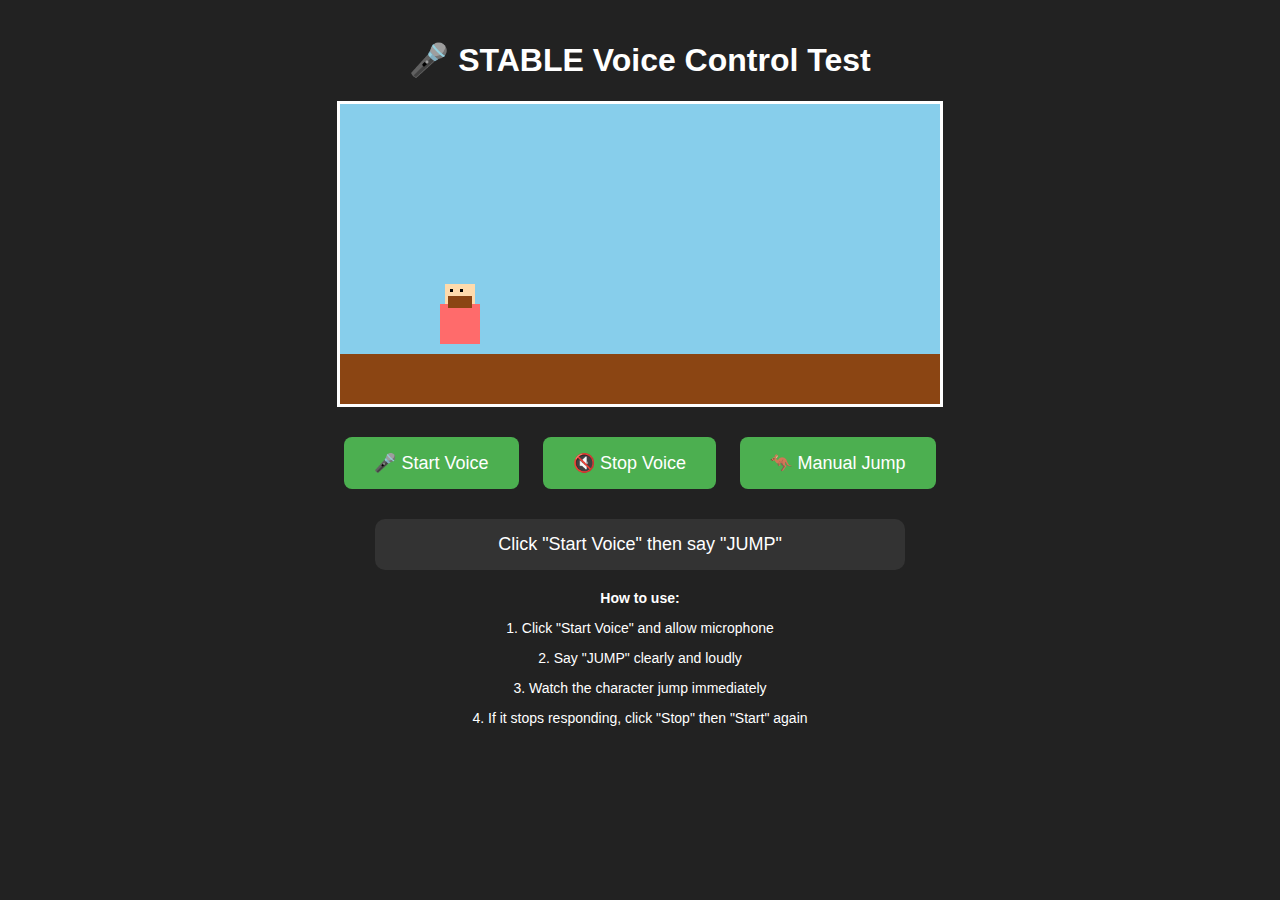
<file: src/voice-simple.html>
<!DOCTYPE html>
<html lang="en">
<head>
    <meta charset="UTF-8">
    <meta name="viewport" content="width=device-width, initial-scale=1.0">
    <title>🎤 Simple Voice Control - No Freeze</title>
    <style>
        body {
            margin: 0;
            padding: 20px;
            background: #222;
            font-family: Arial, sans-serif;
            color: white;
            text-align: center;
        }
        
        #gameCanvas {
            border: 3px solid #fff;
            background: #87CEEB;
            display: block;
            margin: 20px auto;
        }
        
        button {
            background: #4CAF50;
            color: white;
            border: none;
            padding: 15px 30px;
            font-size: 18px;
            border-radius: 8px;
            cursor: pointer;
            margin: 10px;
        }
        
        .status {
            background: #333;
            padding: 15px;
            margin: 20px auto;
            border-radius: 10px;
            max-width: 500px;
            font-size: 18px;
        }
        
        .listening { background: #4CAF50; }
        .detected { background: #FF9800; }
    </style>
</head>
<body>
    <h1>🎤 STABLE Voice Control Test</h1>
    
    <canvas id="gameCanvas" width="600" height="300"></canvas>
    
    <div>
        <button onclick="startVoice()">🎤 Start Voice</button>
        <button onclick="stopVoice()">🔇 Stop Voice</button>
        <button onclick="manualJump()">🦘 Manual Jump</button>
    </div>
    
    <div class="status" id="status">Click "Start Voice" then say "JUMP"</div>
    
    <div style="margin: 20px; font-size: 14px;">
        <p><strong>How to use:</strong></p>
        <p>1. Click "Start Voice" and allow microphone</p>
        <p>2. Say "JUMP" clearly and loudly</p>
        <p>3. Watch the character jump immediately</p>
        <p>4. If it stops responding, click "Stop" then "Start" again</p>
    </div>

    <script>
        let canvas = document.getElementById('gameCanvas');
        let ctx = canvas.getContext('2d');
        let recognition = null;
        let isVoiceActive = false;
        
        // Simple character
        let character = {
            x: 100,
            y: 200,
            width: 40,
            height: 40,
            jumpHeight: 0,
            isJumping: false
        };
        
        // Simple, stable voice recognition
        function startVoice() {
            if (isVoiceActive) return;
            
            if (!window.webkitSpeechRecognition && !window.SpeechRecognition) {
                updateStatus('❌ Voice not supported');
                return;
            }
            
            try {
                const SpeechRecognition = window.SpeechRecognition || window.webkitSpeechRecognition;
                recognition = new SpeechRecognition();
                
                // Simple settings - no continuous mode to prevent freezing
                recognition.continuous = false;
                recognition.interimResults = false;
                recognition.lang = 'en-US';
                
                recognition.onstart = function() {
                    isVoiceActive = true;
                    updateStatus('🎤 LISTENING - Say "JUMP"', 'listening');
                };
                
                recognition.onresult = function(event) {
                    const transcript = event.results[0][0].transcript.toLowerCase();
                    updateStatus(`Heard: "${transcript}"`, 'detected');
                    
                    // Simple word matching
                    if (transcript.includes('jump') || 
                        transcript.includes('hop') || 
                        transcript.includes('up')) {
                        
                        jump();
                        updateStatus('🦘 JUMP DETECTED!', 'detected');
                        
                        setTimeout(() => {
                            if (isVoiceActive) {
                                restartListening();
                            }
                        }, 500);
                    } else {
                        setTimeout(() => {
                            if (isVoiceActive) {
                                restartListening();
                            }
                        }, 1000);
                    }
                };
                
                recognition.onerror = function(event) {
                    console.log('Voice error:', event.error);
                    if (event.error === 'not-allowed') {
                        updateStatus('❌ Microphone permission denied');
                        isVoiceActive = false;
                        return;
                    }
                    
                    // Restart on other errors
                    setTimeout(() => {
                        if (isVoiceActive) {
                            restartListening();
                        }
                    }, 1000);
                };
                
                recognition.onend = function() {
                    // Don't auto-restart here to prevent loops
                };
                
                recognition.start();
                
            } catch (error) {
                updateStatus('❌ Voice error: ' + error.message);
            }
        }
        
        function restartListening() {
            if (!isVoiceActive) return;
            
            try {
                recognition.start();
                updateStatus('🎤 LISTENING - Say "JUMP"', 'listening');
            } catch (error) {
                console.log('Restart error:', error.message);
                // If restart fails, wait longer
                setTimeout(() => {
                    if (isVoiceActive) {
                        restartListening();
                    }
                }, 2000);
            }
        }
        
        function stopVoice() {
            isVoiceActive = false;
            if (recognition) {
                recognition.stop();
            }
            updateStatus('🔇 Voice stopped');
        }
        
        function jump() {
            if (!character.isJumping) {
                character.isJumping = true;
                character.jumpHeight = 80;
                
                // Animate jump
                let jumpAnimation = setInterval(() => {
                    character.jumpHeight -= 4;
                    if (character.jumpHeight <= 0) {
                        character.jumpHeight = 0;
                        character.isJumping = false;
                        clearInterval(jumpAnimation);
                    }
                    draw();
                }, 20);
            }
        }
        
        function manualJump() {
            jump();
            updateStatus('🦘 Manual jump!', 'detected');
        }
        
        function updateStatus(message, className = '') {
            const statusEl = document.getElementById('status');
            statusEl.textContent = message;
            statusEl.className = `status ${className}`;
            console.log(message);
        }
        
        function draw() {
            // Clear canvas
            ctx.fillStyle = '#87CEEB';
            ctx.fillRect(0, 0, canvas.width, canvas.height);
            
            // Draw ground
            ctx.fillStyle = '#8B4513';
            ctx.fillRect(0, 250, canvas.width, 50);
            
            // Draw character (you with beard!)
            const charY = character.y - character.jumpHeight;
            
            // Body
            ctx.fillStyle = '#FF6B6B';
            ctx.fillRect(character.x, charY, character.width, character.height);
            
            // Head
            ctx.fillStyle = '#FFDBAC';
            ctx.fillRect(character.x + 5, charY - 20, 30, 20);
            
            // Beard
            ctx.fillStyle = '#8B4513';
            ctx.fillRect(character.x + 8, charY - 8, 24, 12);
            
            // Eyes
            ctx.fillStyle = '#000';
            ctx.fillRect(character.x + 10, charY - 15, 3, 3);
            ctx.fillRect(character.x + 20, charY - 15, 3, 3);
            
            // Jump indicator
            if (character.isJumping) {
                ctx.fillStyle = '#FFD700';
                ctx.font = 'bold 20px Arial';
                ctx.fillText('JUMP!', character.x - 10, charY - 30);
            }
        }
        
        // Initial draw
        draw();
        
        // Keyboard backup
        document.addEventListener('keydown', function(e) {
            if (e.code === 'Space') {
                e.preventDefault();
                manualJump();
            }
        });
        
        console.log('Simple voice control ready');
        console.log('This version uses non-continuous recognition to prevent freezing');
    </script>
</body>
</html>
</file>
<file: ai-starter-kit-main/games/bop-it/css/style.css>
@import url('https://fonts.googleapis.com/css2?family=Inter:wght@300;400;500;600;700;800&display=swap');

* {
    margin: 0;
    padding: 0;
    box-sizing: border-box;
}

body {
    font-family: 'Inter', -apple-system, BlinkMacSystemFont, 'Segoe UI', sans-serif;
    background: linear-gradient(135deg, #FFD700 0%, #FFA500 25%, #1E90FF 75%, #0066CC 100%);
    min-height: 100vh;
    display: flex;
    justify-content: center;
    align-items: center;
    color: white;
    overflow: hidden;
}

.game-container {
    width: 100%;
    max-width: 900px;
    padding: 20px;
    text-align: center;
}

.game-header {
    margin-bottom: 30px;
}

.game-title {
    font-size: 3rem;
    font-weight: 800;
    margin-bottom: 10px;
    text-shadow: 2px 2px 4px rgba(0, 0, 0, 0.3);
    background: linear-gradient(45deg, #FFD700, #FFA500, #1E90FF);
    -webkit-background-clip: text;
    -webkit-text-fill-color: transparent;
    background-clip: text;
}

.game-subtitle {
    font-size: 1.2rem;
    font-weight: 400;
    opacity: 0.9;
    margin-bottom: 20px;
}

.score-board {
    display: flex;
    justify-content: space-between;
    margin-bottom: 30px;
    gap: 20px;
}

.score-item {
    background: rgba(255, 255, 255, 0.1);
    backdrop-filter: blur(10px);
    border-radius: 16px;
    padding: 20px;
    flex: 1;
    border: 1px solid rgba(255, 255, 255, 0.2);
}

.score-label {
    font-size: 0.9rem;
    opacity: 0.8;
    margin-bottom: 5px;
}

.score-value {
    font-size: 2rem;
    font-weight: 700;
    color: #FFD700;
}

.game-area {
    margin-bottom: 30px;
}

.command-display {
    background: rgba(255, 255, 255, 0.15);
    backdrop-filter: blur(20px);
    border-radius: 24px;
    padding: 40px;
    margin-bottom: 30px;
    border: 2px solid rgba(255, 255, 255, 0.2);
    min-height: 200px;
    display: flex;
    flex-direction: column;
    justify-content: center;
    align-items: center;
    position: relative;
    overflow: hidden;
}

.command-display::before {
    content: '';
    position: absolute;
    top: -50%;
    left: -50%;
    width: 200%;
    height: 200%;
    background: linear-gradient(45deg, transparent, rgba(255, 255, 255, 0.1), transparent);
    animation: shimmer 3s infinite;
}

@keyframes shimmer {
    0% { transform: translateX(-100%) translateY(-100%) rotate(45deg); }
    100% { transform: translateX(100%) translateY(100%) rotate(45deg); }
}

.current-command {
    font-size: 4rem;
    font-weight: 800;
    margin-bottom: 20px;
    text-shadow: 2px 2px 8px rgba(0, 0, 0, 0.3);
    animation: pulse 2s infinite;
}

@keyframes pulse {
    0%, 100% { transform: scale(1); }
    50% { transform: scale(1.1); }
}

.command-status {
    font-size: 1.2rem;
    font-weight: 500;
    opacity: 0.9;
}

.timer-bar {
    width: 100%;
    height: 8px;
    background: rgba(255, 255, 255, 0.2);
    border-radius: 4px;
    overflow: hidden;
    margin-top: 20px;
}

.timer-fill {
    height: 100%;
    background: linear-gradient(90deg, #FFD700, #FFA500, #1E90FF);
    border-radius: 4px;
    transition: width 0.1s ease;
}

.command-buttons {
    display: grid;
    grid-template-columns: repeat(3, 1fr);
    gap: 20px;
    margin-bottom: 30px;
}

.command-btn {
    background: rgba(255, 255, 255, 0.1);
    backdrop-filter: blur(10px);
    border: 2px solid rgba(255, 255, 255, 0.2);
    border-radius: 20px;
    padding: 30px 20px;
    color: white;
    font-size: 1.5rem;
    font-weight: 600;
    cursor: pointer;
    transition: all 0.3s ease;
    position: relative;
    overflow: hidden;
}

.command-btn:hover {
    transform: translateY(-5px);
    box-shadow: 0 10px 25px rgba(0, 0, 0, 0.2);
    border-color: rgba(255, 255, 255, 0.4);
}

.command-btn.active {
    background: rgba(255, 255, 255, 0.2);
    border-color: #FFD700;
    box-shadow: 0 0 20px rgba(255, 215, 0, 0.5);
    animation: glow 0.5s ease-in-out;
}

@keyframes glow {
    0%, 100% { box-shadow: 0 0 20px rgba(255, 215, 0, 0.5); }
    50% { box-shadow: 0 0 30px rgba(255, 215, 0, 0.8); }
}

.command-btn.correct {
    background: rgba(46, 204, 113, 0.3);
    border-color: #2ecc71;
    animation: success 0.6s ease-in-out;
}

.command-btn.incorrect {
    background: rgba(231, 76, 60, 0.3);
    border-color: #e74c3c;
    animation: error 0.6s ease-in-out;
}

@keyframes success {
    0%, 100% { transform: scale(1); }
    50% { transform: scale(1.1); }
}

@keyframes error {
    0%, 100% { transform: translateX(0); }
    25% { transform: translateX(-10px); }
    75% { transform: translateX(10px); }
}

.game-controls {
    display: flex;
    justify-content: center;
    gap: 20px;
    margin-bottom: 30px;
}

.control-btn {
    background: rgba(255, 255, 255, 0.1);
    backdrop-filter: blur(10px);
    border: 2px solid rgba(255, 255, 255, 0.2);
    border-radius: 16px;
    padding: 15px 30px;
    color: white;
    font-size: 1.1rem;
    font-weight: 500;
    cursor: pointer;
    transition: all 0.3s ease;
    display: flex;
    align-items: center;
    gap: 10px;
}

.control-btn:hover {
    background: rgba(255, 255, 255, 0.2);
    transform: translateY(-2px);
}

.control-btn.primary {
    background: linear-gradient(45deg, #FFD700, #1E90FF);
    border-color: transparent;
}

.control-btn.primary:hover {
    background: linear-gradient(45deg, #1E90FF, #FFD700);
}

.control-btn:disabled {
    opacity: 0.5;
    cursor: not-allowed;
    transform: none;
}

.voice-status {
    display: flex;
    align-items: center;
    justify-content: center;
    gap: 15px;
    margin-bottom: 20px;
    font-size: 1rem;
}

.voice-indicator {
    width: 12px;
    height: 12px;
    border-radius: 50%;
    background: #e74c3c;
    animation: pulse-red 2s infinite;
}

.voice-indicator.active {
    background: #2ecc71;
    animation: pulse-green 2s infinite;
}

@keyframes pulse-red {
    0%, 100% { opacity: 1; }
    50% { opacity: 0.5; }
}

@keyframes pulse-green {
    0%, 100% { opacity: 1; }
    50% { opacity: 0.3; }
}

.game-over-screen {
    position: fixed;
    top: 0;
    left: 0;
    width: 100%;
    height: 100%;
    background: rgba(0, 0, 0, 0.8);
    backdrop-filter: blur(10px);
    display: flex;
    justify-content: center;
    align-items: center;
    z-index: 1000;
}

.game-over-content {
    background: rgba(255, 255, 255, 0.1);
    backdrop-filter: blur(20px);
    border-radius: 24px;
    padding: 40px;
    text-align: center;
    border: 2px solid rgba(255, 255, 255, 0.2);
    max-width: 500px;
    width: 90%;
}

.game-over-title {
    font-size: 2.5rem;
    font-weight: 800;
    margin-bottom: 20px;
    color: #FFA500;
}

.game-over-stats {
    margin-bottom: 30px;
}

.game-over-stat {
    display: flex;
    justify-content: space-between;
    margin-bottom: 10px;
    font-size: 1.1rem;
}

.new-high-score {
    color: #FFD700;
    font-weight: 700;
    animation: glow 1s infinite;
}

.hidden {
    display: none;
}

/* Mobile responsiveness */
@media (max-width: 768px) {
    .game-title {
        font-size: 2rem;
    }
    
    .command-buttons {
        grid-template-columns: repeat(2, 1fr);
    }
    
    .current-command {
        font-size: 2.5rem;
    }
    
    .command-btn {
        padding: 20px 15px;
        font-size: 1.2rem;
    }
    
    .score-board {
        display: grid;
        grid-template-columns: repeat(2, 1fr);
        gap: 15px;
    }
    
    .game-controls {
        flex-direction: column;
        align-items: center;
    }
}

.game-instructions {
    margin-top: 30px;
    text-align: center;
    font-size: 1rem;
    line-height: 1.6;
    opacity: 0.9;
}

.game-instructions p {
    margin-bottom: 10px;
}

@media (max-width: 480px) {
    .game-container {
        padding: 15px;
    }
    
    .game-title {
        font-size: 1.5rem;
    }
    
    .current-command {
        font-size: 2rem;
    }
    
    .command-buttons {
        grid-template-columns: 1fr;
    }
}
</file>
<file: src/styles/main.css>
/* ===== RESET & BASE STYLES ===== */
* {
    box-sizing: border-box;
    margin: 0;
    padding: 0;
}

body {
    font-family: -apple-system, BlinkMacSystemFont, 'Segoe UI', Roboto, 'Helvetica Neue', Arial, sans-serif;
    background: linear-gradient(135deg, #667eea 0%, #764ba2 100%);
    color: #333;
    line-height: 1.6;
    overflow-x: hidden;
    min-height: 100vh;
}

/* ===== LOADING SCREEN ===== */
.loading-screen {
    position: fixed;
    top: 0;
    left: 0;
    width: 100%;
    height: 100%;
    background: linear-gradient(135deg, #667eea 0%, #764ba2 100%);
    display: flex;
    justify-content: center;
    align-items: center;
    z-index: 1000;
}

.loading-content {
    text-align: center;
    color: white;
}

.loading-spinner {
    width: 50px;
    height: 50px;
    border: 4px solid rgba(255, 255, 255, 0.3);
    border-top: 4px solid white;
    border-radius: 50%;
    animation: spin 1s linear infinite;
    margin: 0 auto 20px;
}

@keyframes spin {
    0% { transform: rotate(0deg); }
    100% { transform: rotate(360deg); }
}

/* ===== GAME CONTAINER ===== */
.game-container {
    display: flex;
    flex-direction: column;
    align-items: center;
    padding: 20px;
    min-height: 100vh;
}

/* ===== GAME CANVAS ===== */
#gameCanvas {
    border: 3px solid #fff;
    border-radius: 12px;
    box-shadow: 0 8px 32px rgba(0, 0, 0, 0.3);
    background: linear-gradient(to bottom, #87CEEB 0%, #98FB98 100%);
    position: relative;
}

/* ===== GAME UI OVERLAY ===== */
.game-ui-overlay {
    position: absolute;
    top: 20px;
    left: 20px;
    right: 20px;
    pointer-events: none;
    z-index: 10;
}

.score-display {
    display: flex;
    gap: 20px;
    margin-bottom: 20px;
}

.score-item {
    background: rgba(0, 0, 0, 0.7);
    color: white;
    padding: 8px 16px;
    border-radius: 8px;
    font-weight: bold;
    font-size: 18px;
}

.control-instructions {
    position: absolute;
    top: 0;
    right: 0;
    background: rgba(0, 0, 0, 0.8);
    color: white;
    padding: 12px;
    border-radius: 8px;
    font-size: 14px;
}

.instruction-item {
    display: flex;
    align-items: center;
    gap: 8px;
    margin-bottom: 4px;
}

.instruction-item:last-child {
    margin-bottom: 0;
}

.game-controls {
    position: absolute;
    bottom: -80px;
    left: 50%;
    transform: translateX(-50%);
    display: flex;
    gap: 10px;
    pointer-events: auto;
}

.control-btn {
    background: rgba(255, 255, 255, 0.9);
    border: 2px solid #667eea;
    color: #667eea;
    padding: 10px 20px;
    border-radius: 25px;
    font-weight: bold;
    cursor: pointer;
    transition: all 0.3s ease;
    font-size: 14px;
}

.control-btn:hover {
    background: #667eea;
    color: white;
    transform: translateY(-2px);
    box-shadow: 0 4px 12px rgba(102, 126, 234, 0.4);
}

/* ===== VOICE STATUS ===== */
.voice-status {
    position: fixed;
    bottom: 20px;
    right: 20px;
    background: rgba(0, 0, 0, 0.8);
    color: white;
    padding: 12px 16px;
    border-radius: 12px;
    display: flex;
    align-items: center;
    gap: 10px;
    font-size: 14px;
    font-weight: bold;
}

.voice-icon {
    font-size: 18px;
}

.voice-toggle {
    background: #4CAF50;
    border: none;
    color: white;
    padding: 6px 12px;
    border-radius: 6px;
    cursor: pointer;
    font-size: 12px;
    font-weight: bold;
    transition: background-color 0.3s;
}

.voice-toggle:hover {
    background: #45a049;
}

.voice-status.active {
    background: rgba(76, 175, 80, 0.9);
}

.voice-status.active .voice-toggle {
    background: #f44336;
}

.voice-status.active .voice-toggle:hover {
    background: #da190b;
}

/* ===== TEST AREA (Development) ===== */
.test-area {
    background: rgba(255, 255, 255, 0.95);
    border-radius: 12px;
    padding: 20px;
    margin-top: 20px;
    width: 100%;
    max-width: 800px;
    box-shadow: 0 4px 20px rgba(0, 0, 0, 0.1);
}

.test-area h3 {
    margin-bottom: 15px;
    color: #667eea;
}

.test-controls {
    display: flex;
    gap: 10px;
    margin-bottom: 20px;
    flex-wrap: wrap;
}

.test-btn {
    background: #667eea;
    color: white;
    border: none;
    padding: 8px 16px;
    border-radius: 6px;
    cursor: pointer;
    font-size: 14px;
    transition: background-color 0.3s;
}

.test-btn:hover {
    background: #5a6fd8;
}

.test-stats {
    display: grid;
    grid-template-columns: repeat(auto-fit, minmax(120px, 1fr));
    gap: 10px;
    margin-bottom: 20px;
}

.stat-item {
    background: #f8f9fa;
    padding: 10px;
    border-radius: 6px;
    font-weight: bold;
    text-align: center;
    border: 2px solid #e9ecef;
}

.test-log {
    border: 2px solid #e9ecef;
    border-radius: 6px;
    padding: 10px;
    background: #f8f9fa;
}

.test-log h4 {
    margin-bottom: 10px;
    color: #667eea;
}

.log-content {
    max-height: 200px;
    overflow-y: auto;
    font-family: 'Courier New', monospace;
    font-size: 12px;
    line-height: 1.4;
}

.log-entry {
    margin-bottom: 4px;
    padding: 2px 4px;
    border-radius: 3px;
}

.log-entry.info {
    background: #d1ecf1;
    color: #0c5460;
}

.log-entry.warn {
    background: #fff3cd;
    color: #856404;
}

.log-entry.error {
    background: #f8d7da;
    color: #721c24;
}

/* ===== RESPONSIVE DESIGN ===== */
@media (max-width: 768px) {
    .game-container {
        padding: 10px;
    }

    #gameCanvas {
        max-width: 100%;
        height: auto;
    }

    .game-ui-overlay {
        top: 10px;
        left: 10px;
        right: 10px;
    }

    .score-display {
        flex-direction: column;
        gap: 10px;
    }

    .control-instructions {
        position: static;
        margin-top: 10px;
        font-size: 12px;
    }

    .game-controls {
        position: static;
        transform: none;
        margin-top: 20px;
        justify-content: center;
    }

    .test-controls {
        justify-content: center;
    }

    .test-stats {
        grid-template-columns: repeat(2, 1fr);
    }

    .voice-status {
        position: fixed;
        bottom: 10px;
        left: 10px;
        right: 10px;
        font-size: 12px;
    }
}

/* ===== ANIMATIONS ===== */
@keyframes bounce {
    0%, 20%, 50%, 80%, 100% {
        transform: translateY(0);
    }
    40% {
        transform: translateY(-10px);
    }
    60% {
        transform: translateY(-5px);
    }
}

@keyframes pulse {
    0% {
        transform: scale(1);
    }
    50% {
        transform: scale(1.05);
    }
    100% {
        transform: scale(1);
    }
}

.bounce {
    animation: bounce 1s;
}

.pulse {
    animation: pulse 0.5s;
}

/* ===== UTILITY CLASSES ===== */
.hidden {
    display: none !important;
}

.fade-in {
    animation: fadeIn 0.5s ease-in;
}

@keyframes fadeIn {
    from { opacity: 0; }
    to { opacity: 1; }
}

.fade-out {
    animation: fadeOut 0.5s ease-out;
}

@keyframes fadeOut {
    from { opacity: 1; }
    to { opacity: 0; }
}

/* ===== HIGH CONTRAST MODE ===== */
@media (prefers-contrast: high) {
    body {
        background: #000;
        color: #fff;
    }
    
    #gameCanvas {
        border-color: #fff;
    }
    
    .control-btn {
        background: #fff;
        color: #000;
        border-color: #fff;
    }
}
</file>
